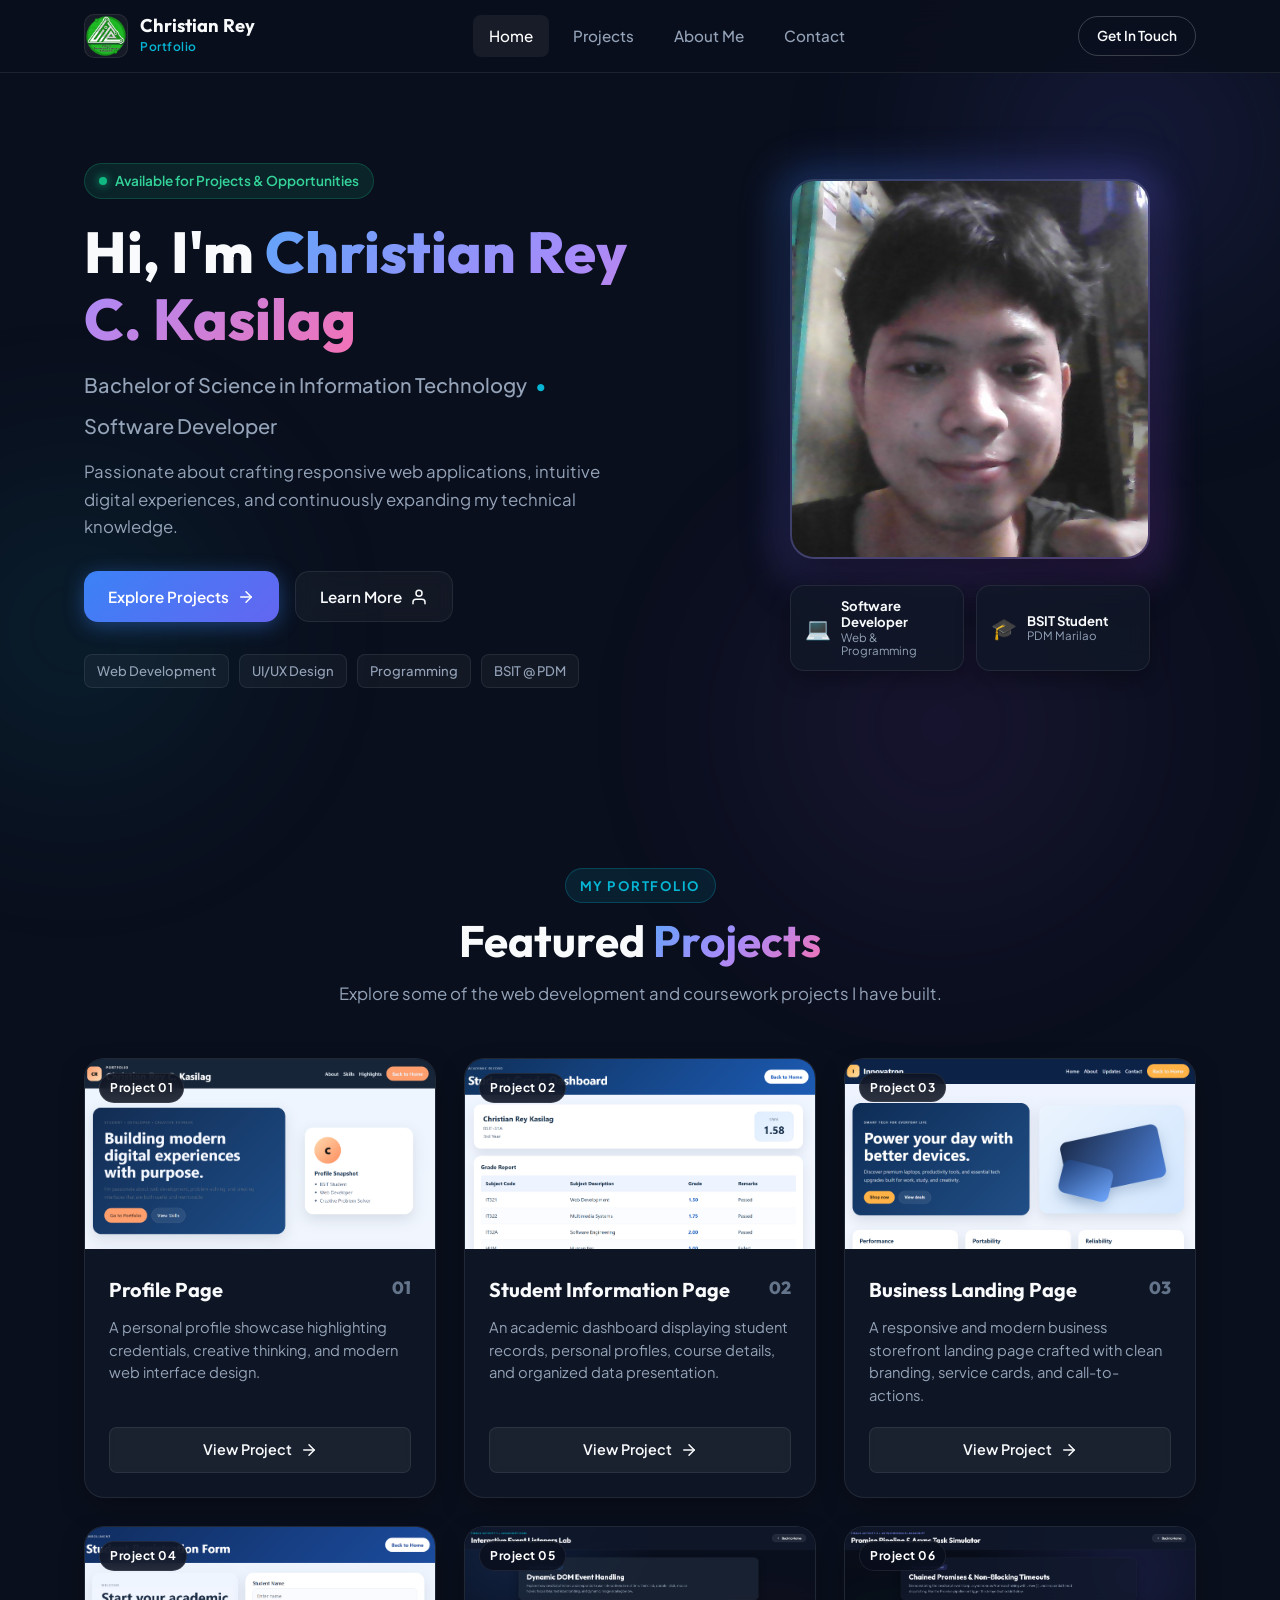
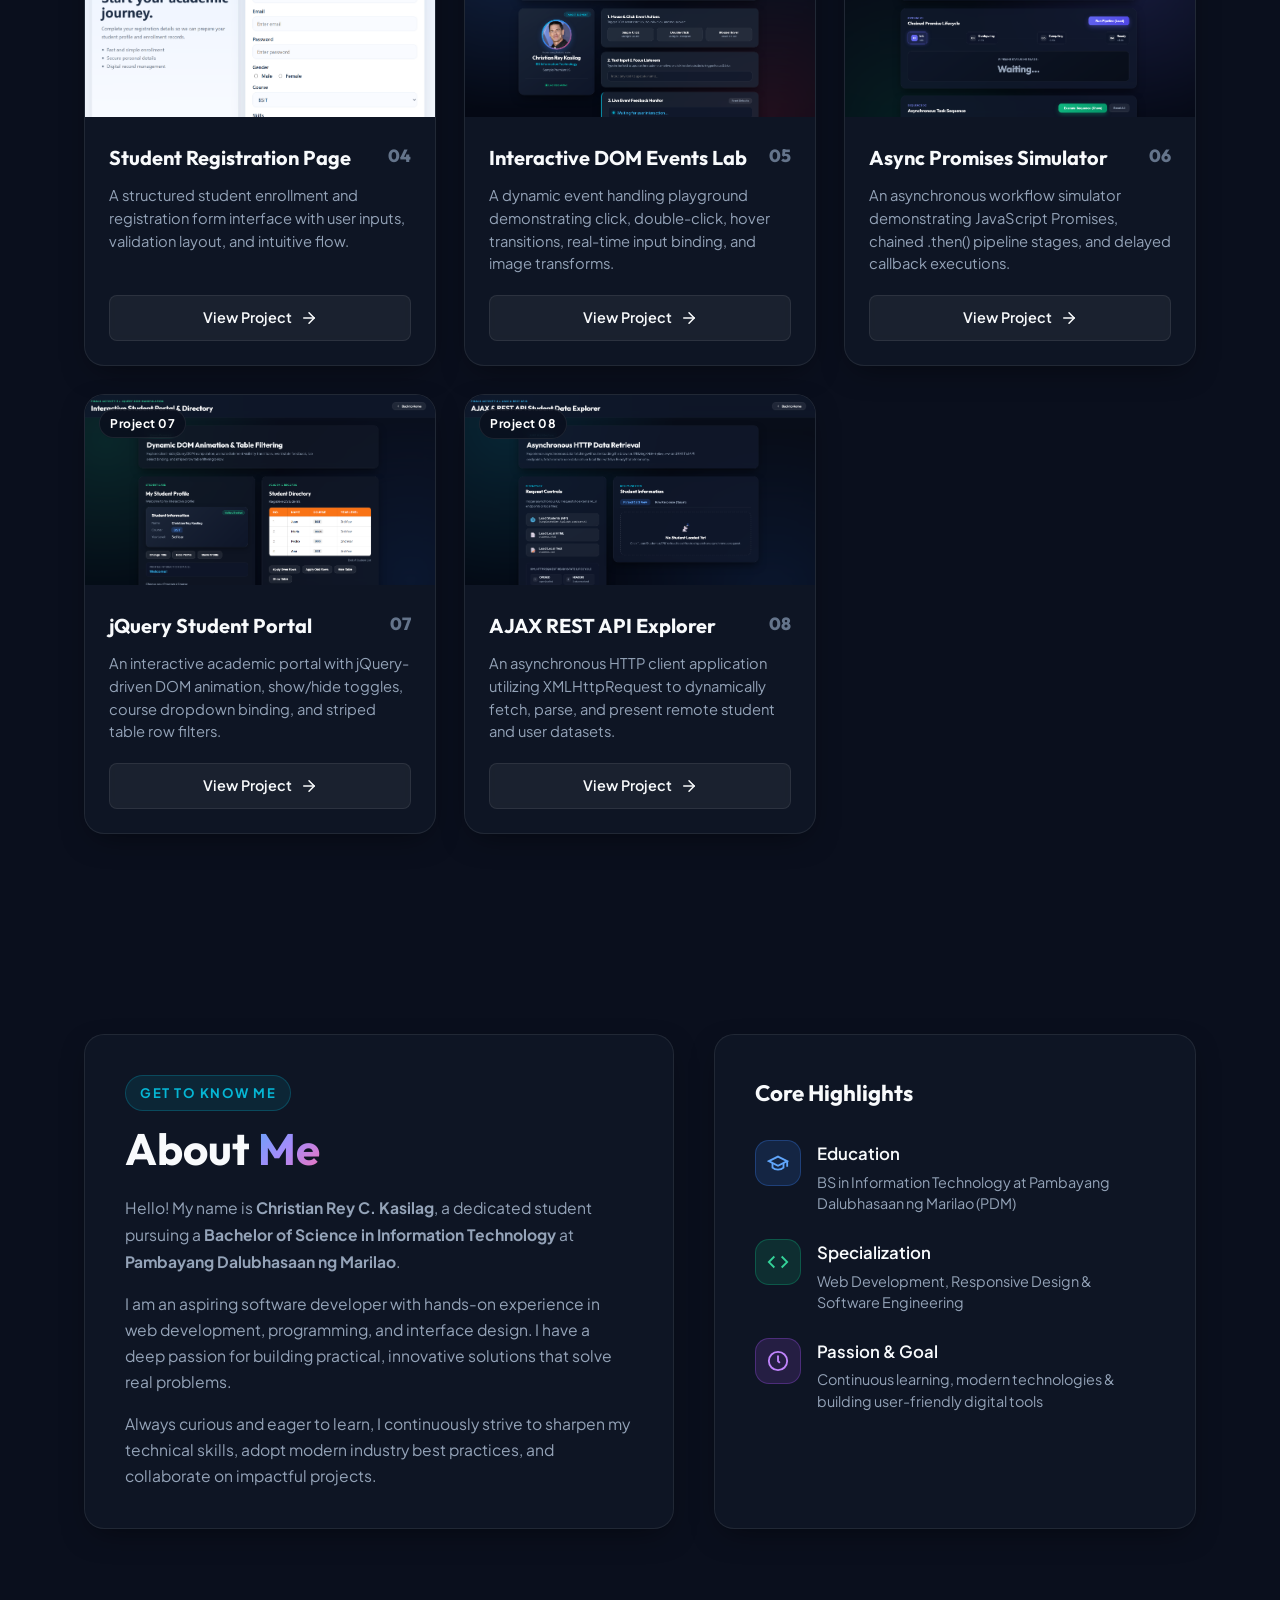
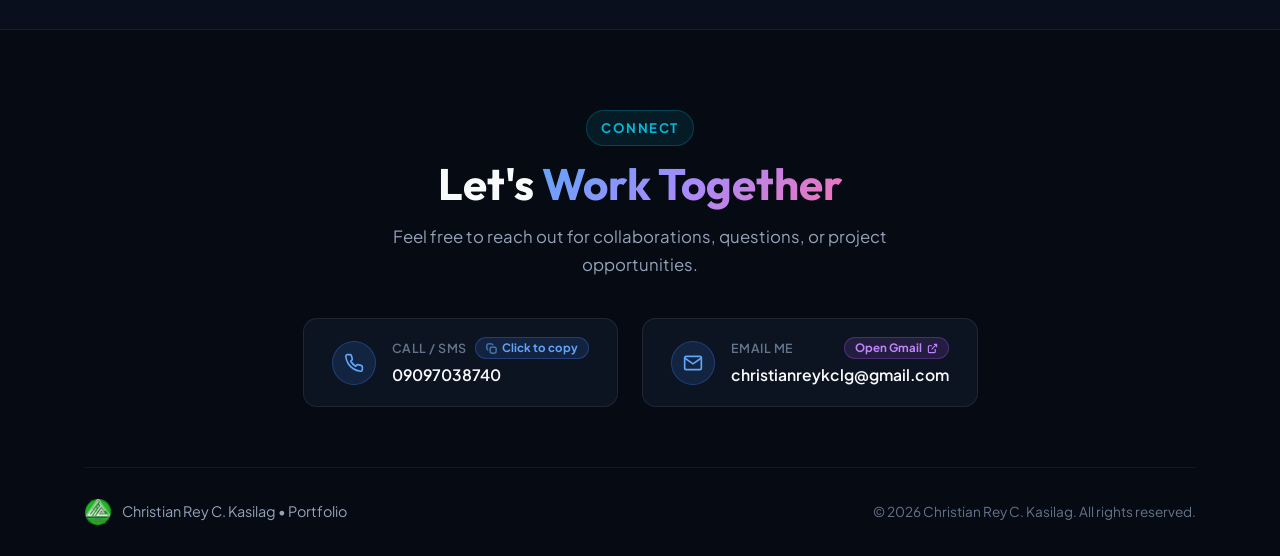
<file: index.html>
<!DOCTYPE html>
<html lang="en">
<head>
    <meta charset="UTF-8">
    <meta name="viewport" content="width=device-width, initial-scale=1.0">
    <title>Christian Rey C. Kasilag | Portfolio</title>
    <meta name="description" content="Portfolio of Christian Rey C. Kasilag - BSIT Student and Software Developer showcasing projects and web development work.">
    <!-- Google Fonts -->
    <link rel="preconnect" href="https://fonts.googleapis.com">
    <link rel="preconnect" href="https://fonts.gstatic.com" crossorigin>
    <link href="https://fonts.googleapis.com/css2?family=Outfit:wght@400;500;600;700;800&family=Plus+Jakarta+Sans:wght@400;500;600;700&display=swap" rel="stylesheet">
    <link rel="stylesheet" href="design.css">
</head>
<body>
    <!-- Background glow elements for creative visual appeal -->
    <div class="bg-glow bg-glow-1"></div>
    <div class="bg-glow bg-glow-2"></div>
    <div class="bg-glow bg-glow-3"></div>

    <!-- Navigation Bar -->
    <header class="navbar">
        <div class="nav-container">
            <a href="#home" class="brand">
                <img src="lite_bg.png" alt="Logo" class="brand-logo">
                <div class="brand-text">
                    <span class="brand-name">Christian Rey</span>
                    <span class="brand-tag">Portfolio</span>
                </div>
            </a>
            <nav class="nav-menu" id="navMenu">
                <a href="#home" class="nav-link active">Home</a>
                <a href="#projects" class="nav-link">Projects</a>
                <a href="#about" class="nav-link">About Me</a>
                <a href="#contact" class="nav-link">Contact</a>
            </nav>
            <div class="nav-action">
                <a href="#contact" class="btn btn-outline-sm">Get In Touch</a>
            </div>
        </div>
    </header>

    <main>
        <!-- Hero / Profile Section -->
        <section id="home" class="hero-section">
            <div class="container hero-container">
                <div class="hero-content">
                    <div class="status-pill">
                        <span class="status-dot"></span>
                        <span>Available for Projects & Opportunities</span>
                    </div>
                    <h1 class="hero-title">
                        Hi, I'm <span class="highlight-gradient">Christian Rey C. Kasilag</span>
                    </h1>
                    <h2 class="hero-subtitle">
                        Bachelor of Science in Information Technology <span class="separator">•</span> Software Developer
                    </h2>
                    <p class="hero-description">
                        Passionate about crafting responsive web applications, intuitive digital experiences, and continuously expanding my technical knowledge.
                    </p>
                    <div class="hero-buttons">
                        <a href="#projects" class="btn btn-primary">
                            <span>Explore Projects</span>
                            <svg class="icon" viewBox="0 0 24 24" fill="none" stroke="currentColor" stroke-width="2" stroke-linecap="round" stroke-linejoin="round"><line x1="5" y1="12" x2="19" y2="12"></line><polyline points="12 5 19 12 12 19"></polyline></svg>
                        </a>
                        <a href="#about" class="btn btn-glass">
                            <span>Learn More</span>
                            <svg class="icon" viewBox="0 0 24 24" fill="none" stroke="currentColor" stroke-width="2" stroke-linecap="round" stroke-linejoin="round"><path d="M20 21v-2a4 4 0 0 0-4-4H8a4 4 0 0 0-4 4v2"></path><circle cx="12" cy="7" r="4"></circle></svg>
                        </a>
                    </div>

                    <!-- Mini Highlight Tags -->
                    <div class="tech-tags">
                        <span class="tech-tag">Web Development</span>
                        <span class="tech-tag">UI/UX Design</span>
                        <span class="tech-tag">Programming</span>
                        <span class="tech-tag">BSIT @ PDM</span>
                    </div>
                </div>

                <div class="hero-visual">
                    <div class="profile-card">
                        <div class="image-wrapper">
                            <div class="image-backdrop"></div>
                            <img src="WIN_20260527_19_02_02_Pro.jpg" alt="Christian Rey C. Kasilag" class="profile-img">
                        </div>
                        <!-- Neatly organized info badges placed beneath the photo to keep the portrait 100% visible -->
                        <div class="profile-badge-row">
                            <div class="profile-badge-item">
                                <span class="badge-icon">💻</span>
                                <div class="badge-text">
                                    <strong>Software Developer</strong>
                                    <small>Web & Programming</small>
                                </div>
                            </div>
                            <div class="profile-badge-item">
                                <span class="badge-icon">🎓</span>
                                <div class="badge-text">
                                    <strong>BSIT Student</strong>
                                    <small>PDM Marilao</small>
                                </div>
                            </div>
                        </div>
                    </div>
                </div>
            </div>
        </section>

        <!-- Projects Showcase Section -->
        <section id="projects" class="projects-section">
            <div class="container">
                <div class="section-header">
                    <span class="section-badge">My Portfolio</span>
                    <h2 class="section-title">Featured <span class="highlight-gradient">Projects</span></h2>
                    <p class="section-subtitle">
                        Explore some of the web development and coursework projects I have built.
                    </p>
                </div>

                <div class="projects-grid">
                    <!-- Project 1 -->
                    <article class="project-card" data-accent="coral">
                        <div class="project-image-wrap">
                            <img src="project_1SS.png" alt="Project 1 Screenshot" class="project-image" loading="lazy">
                            <span class="project-category">Project 01</span>
                        </div>
                        <div class="project-info">
                            <div class="project-header">
                                <h3 class="project-title">Profile Page</h3>
                                <span class="project-num">01</span>
                            </div>
                            <p class="project-description">
                                A personal profile showcase highlighting credentials, creative thinking, and modern web interface design.
                            </p>
                            <div class="project-footer">
                                <a href="project1.html" class="btn btn-project">
                                    <span>View Project</span>
                                    <svg class="icon" viewBox="0 0 24 24" fill="none" stroke="currentColor" stroke-width="2" stroke-linecap="round" stroke-linejoin="round"><line x1="5" y1="12" x2="19" y2="12"></line><polyline points="12 5 19 12 12 19"></polyline></svg>
                                </a>
                            </div>
                        </div>
                    </article>

                    <!-- Project 2 -->
                    <article class="project-card" data-accent="teal">
                        <div class="project-image-wrap">
                            <img src="project_2SS.png" alt="Project 2 Screenshot" class="project-image" loading="lazy">
                            <span class="project-category">Project 02</span>
                        </div>
                        <div class="project-info">
                            <div class="project-header">
                                <h3 class="project-title">Student Information Page</h3>
                                <span class="project-num">02</span>
                            </div>
                            <p class="project-description">
                                An academic dashboard displaying student records, personal profiles, course details, and organized data presentation.
                            </p>
                            <div class="project-footer">
                                <a href="project2.html" class="btn btn-project">
                                    <span>View Project</span>
                                    <svg class="icon" viewBox="0 0 24 24" fill="none" stroke="currentColor" stroke-width="2" stroke-linecap="round" stroke-linejoin="round"><line x1="5" y1="12" x2="19" y2="12"></line><polyline points="12 5 19 12 12 19"></polyline></svg>
                                </a>
                            </div>
                        </div>
                    </article>

                    <!-- Project 3 -->
                    <article class="project-card" data-accent="purple">
                        <div class="project-image-wrap">
                            <img src="project_3SS.png" alt="Project 3 Screenshot" class="project-image" loading="lazy">
                            <span class="project-category">Project 03</span>
                        </div>
                        <div class="project-info">
                            <div class="project-header">
                                <h3 class="project-title">Business Landing Page</h3>
                                <span class="project-num">03</span>
                            </div>
                            <p class="project-description">
                                A responsive and modern business storefront landing page crafted with clean branding, service cards, and call-to-actions.
                            </p>
                            <div class="project-footer">
                                <a href="project3.html" class="btn btn-project">
                                    <span>View Project</span>
                                    <svg class="icon" viewBox="0 0 24 24" fill="none" stroke="currentColor" stroke-width="2" stroke-linecap="round" stroke-linejoin="round"><line x1="5" y1="12" x2="19" y2="12"></line><polyline points="12 5 19 12 12 19"></polyline></svg>
                                </a>
                            </div>
                        </div>
                    </article>

                    <!-- Project 4 -->
                    <article class="project-card" data-accent="amber">
                        <div class="project-image-wrap">
                            <img src="project_4SS.png" alt="Project 4 Screenshot" class="project-image" loading="lazy">
                            <span class="project-category">Project 04</span>
                        </div>
                        <div class="project-info">
                            <div class="project-header">
                                <h3 class="project-title">Student Registration Page</h3>
                                <span class="project-num">04</span>
                            </div>
                            <p class="project-description">
                                A structured student enrollment and registration form interface with user inputs, validation layout, and intuitive flow.
                            </p>
                            <div class="project-footer">
                                <a href="project4.html" class="btn btn-project">
                                    <span>View Project</span>
                                    <svg class="icon" viewBox="0 0 24 24" fill="none" stroke="currentColor" stroke-width="2" stroke-linecap="round" stroke-linejoin="round"><line x1="5" y1="12" x2="19" y2="12"></line><polyline points="12 5 19 12 12 19"></polyline></svg>
                                </a>
                            </div>
                        </div>
                    </article>

                    <!-- Project 5 -->
                    <article class="project-card" data-accent="cyan">
                        <div class="project-image-wrap">
                            <img src="project_5SS.png" alt="Project 5 Screenshot" class="project-image" loading="lazy">
                            <span class="project-category">Project 05</span>
                        </div>
                        <div class="project-info">
                            <div class="project-header">
                                <h3 class="project-title">Interactive DOM Events Lab</h3>
                                <span class="project-num">05</span>
                            </div>
                            <p class="project-description">
                                A dynamic event handling playground demonstrating click, double-click, hover transitions, real-time input binding, and image transforms.
                            </p>
                            <div class="project-footer">
                                <a href="project5.html" class="btn btn-project">
                                    <span>View Project</span>
                                    <svg class="icon" viewBox="0 0 24 24" fill="none" stroke="currentColor" stroke-width="2" stroke-linecap="round" stroke-linejoin="round"><line x1="5" y1="12" x2="19" y2="12"></line><polyline points="12 5 19 12 12 19"></polyline></svg>
                                </a>
                            </div>
                        </div>
                    </article>

                    <!-- Project 6 -->
                    <article class="project-card" data-accent="indigo">
                        <div class="project-image-wrap">
                            <img src="project_6SS.png" alt="Project 6 Screenshot" class="project-image" loading="lazy">
                            <span class="project-category">Project 06</span>
                        </div>
                        <div class="project-info">
                            <div class="project-header">
                                <h3 class="project-title">Async Promises Simulator</h3>
                                <span class="project-num">06</span>
                            </div>
                            <p class="project-description">
                                An asynchronous workflow simulator demonstrating JavaScript Promises, chained .then() pipeline stages, and delayed callback executions.
                            </p>
                            <div class="project-footer">
                                <a href="project6.html" class="btn btn-project">
                                    <span>View Project</span>
                                    <svg class="icon" viewBox="0 0 24 24" fill="none" stroke="currentColor" stroke-width="2" stroke-linecap="round" stroke-linejoin="round"><line x1="5" y1="12" x2="19" y2="12"></line><polyline points="12 5 19 12 12 19"></polyline></svg>
                                </a>
                            </div>
                        </div>
                    </article>

                    <!-- Project 7 -->
                    <article class="project-card" data-accent="emerald">
                        <div class="project-image-wrap">
                            <img src="project_7SS.png" alt="Project 7 Screenshot" class="project-image" loading="lazy">
                            <span class="project-category">Project 07</span>
                        </div>
                        <div class="project-info">
                            <div class="project-header">
                                <h3 class="project-title">jQuery Student Portal</h3>
                                <span class="project-num">07</span>
                            </div>
                            <p class="project-description">
                                An interactive academic portal with jQuery-driven DOM animation, show/hide toggles, course dropdown binding, and striped table row filters.
                            </p>
                            <div class="project-footer">
                                <a href="project7.html" class="btn btn-project">
                                    <span>View Project</span>
                                    <svg class="icon" viewBox="0 0 24 24" fill="none" stroke="currentColor" stroke-width="2" stroke-linecap="round" stroke-linejoin="round"><line x1="5" y1="12" x2="19" y2="12"></line><polyline points="12 5 19 12 12 19"></polyline></svg>
                                </a>
                            </div>
                        </div>
                    </article>

                    <!-- Project 8 -->
                    <article class="project-card" data-accent="blue">
                        <div class="project-image-wrap">
                            <img src="project_8SS.png" alt="Project 8 Screenshot" class="project-image" loading="lazy">
                            <span class="project-category">Project 08</span>
                        </div>
                        <div class="project-info">
                            <div class="project-header">
                                <h3 class="project-title">AJAX REST API Explorer</h3>
                                <span class="project-num">08</span>
                            </div>
                            <p class="project-description">
                                An asynchronous HTTP client application utilizing XMLHttpRequest to dynamically fetch, parse, and present remote student and user datasets.
                            </p>
                            <div class="project-footer">
                                <a href="project8.html" class="btn btn-project">
                                    <span>View Project</span>
                                    <svg class="icon" viewBox="0 0 24 24" fill="none" stroke="currentColor" stroke-width="2" stroke-linecap="round" stroke-linejoin="round"><line x1="5" y1="12" x2="19" y2="12"></line><polyline points="12 5 19 12 12 19"></polyline></svg>
                                </a>
                            </div>
                        </div>
                    </article>
                </div>
            </div>
        </section>

        <!-- About Me Section -->
        <section id="about" class="about-section">
            <div class="container">
                <div class="about-grid">
                    <div class="about-content-card">
                        <span class="section-badge">Get To Know Me</span>
                        <h2 class="section-title">About <span class="highlight-gradient">Me</span></h2>
                        <div class="about-text">
                            <p class="lead-text">
                                Hello! My name is <strong>Christian Rey C. Kasilag</strong>, a dedicated student pursuing a <strong>Bachelor of Science in Information Technology</strong> at <strong>Pambayang Dalubhasaan ng Marilao</strong>.
                            </p>
                            <p>
                                I am an aspiring software developer with hands-on experience in web development, programming, and interface design. I have a deep passion for building practical, innovative solutions that solve real problems.
                            </p>
                            <p>
                                Always curious and eager to learn, I continuously strive to sharpen my technical skills, adopt modern industry best practices, and collaborate on impactful projects.
                            </p>
                        </div>
                    </div>

                    <div class="about-highlights-card">
                        <h3 class="highlights-title">Core Highlights</h3>
                        
                        <div class="highlight-item">
                            <div class="highlight-icon-box icon-blue">
                                <svg viewBox="0 0 24 24" fill="none" stroke="currentColor" stroke-width="2"><path d="M22 10v6M2 10l10-5 10 5-10 5z"></path><path d="M6 12v5c3 3 9 3 12 0v-5"></path></svg>
                            </div>
                            <div class="highlight-info">
                                <h4>Education</h4>
                                <p>BS in Information Technology at Pambayang Dalubhasaan ng Marilao (PDM)</p>
                            </div>
                        </div>

                        <div class="highlight-item">
                            <div class="highlight-icon-box icon-teal">
                                <svg viewBox="0 0 24 24" fill="none" stroke="currentColor" stroke-width="2"><polyline points="16 18 22 12 16 6"></polyline><polyline points="8 6 2 12 8 18"></polyline></svg>
                            </div>
                            <div class="highlight-info">
                                <h4>Specialization</h4>
                                <p>Web Development, Responsive Design & Software Engineering</p>
                            </div>
                        </div>

                        <div class="highlight-item">
                            <div class="highlight-icon-box icon-purple">
                                <svg viewBox="0 0 24 24" fill="none" stroke="currentColor" stroke-width="2"><circle cx="12" cy="12" r="10"></circle><polyline points="12 6 12 12 14 14"></polyline></svg>
                            </div>
                            <div class="highlight-info">
                                <h4>Passion & Goal</h4>
                                <p>Continuous learning, modern technologies & building user-friendly digital tools</p>
                            </div>
                        </div>
                    </div>
                </div>
            </div>
        </section>
    </main>

    <!-- Contact & Footer Section -->
    <footer id="contact" class="footer-section">
        <div class="container footer-container">
            <div class="contact-header">
                <span class="section-badge">Connect</span>
                <h2 class="section-title">Let's <span class="highlight-gradient">Work Together</span></h2>
                <p class="section-subtitle">
                    Feel free to reach out for collaborations, questions, or project opportunities.
                </p>
            </div>

            <div class="contact-cards">
                <!-- Phone Card (Click to Copy) -->
                <div class="contact-card contact-card-clickable" id="phoneCard" role="button" tabindex="0" title="Click to copy phone number">
                    <div class="contact-icon">
                        <svg viewBox="0 0 24 24" fill="none" stroke="currentColor" stroke-width="2"><path d="M22 16.92v3a2 2 0 0 1-2.18 2 19.79 19.79 0 0 1-8.63-3.07 19.5 19.5 0 0 1-6-6 19.79 19.79 0 0 1-3.07-8.67A2 2 0 0 1 4.11 2h3a2 2 0 0 1 2 1.72 12.84 12.84 0 0 0 .7 2.81 2 2 0 0 1-.45 2.11L8.09 9.91a16 16 0 0 0 6 6l1.27-1.27a2 2 0 0 1 2.11-.45 12.84 12.84 0 0 0 2.81.7A2 2 0 0 1 22 16.92z"></path></svg>
                    </div>
                    <div class="contact-card-text">
                        <div class="contact-label-row">
                            <span class="contact-label">Call / SMS</span>
                            <span class="copy-badge" id="phoneCopyBadge">
                                <svg class="badge-icon-svg" viewBox="0 0 24 24" fill="none" stroke="currentColor" stroke-width="2"><rect x="9" y="9" width="13" height="13" rx="2" ry="2"></rect><path d="M5 15H4a2 2 0 0 1-2-2V4a2 2 0 0 1 2-2h9a2 2 0 0 1 2 2v1"></path></svg>
                                <span>Click to copy</span>
                            </span>
                        </div>
                        <strong class="contact-value" id="phoneText">09097038740</strong>
                    </div>
                </div>

                <!-- Email Card (Direct Gmail Link) -->
                <a href="https://mail.google.com/mail/?view=cm&fs=1&to=christianreykclg@gmail.com" target="_blank" rel="noopener noreferrer" class="contact-card" title="Open Gmail in new tab">
                    <div class="contact-icon">
                        <svg viewBox="0 0 24 24" fill="none" stroke="currentColor" stroke-width="2"><path d="M4 4h16c1.1 0 2 .9 2 2v12c0 1.1-.9 2-2 2H4c-1.1 0-2-.9-2-2V6c0-1.1.9-2 2-2z"></path><polyline points="22,6 12,13 2,6"></polyline></svg>
                    </div>
                    <div class="contact-card-text">
                        <div class="contact-label-row">
                            <span class="contact-label">Email Me</span>
                            <span class="open-badge">
                                <span>Open Gmail</span>
                                <svg class="badge-icon-svg" viewBox="0 0 24 24" fill="none" stroke="currentColor" stroke-width="2.5"><path d="M18 13v6a2 2 0 0 1-2 2H5a2 2 0 0 1-2-2V8a2 2 0 0 1 2-2h6"></path><polyline points="15 3 21 3 21 9"></polyline><line x1="10" y1="14" x2="21" y2="3"></line></svg>
                            </span>
                        </div>
                        <strong class="contact-value">christianreykclg@gmail.com</strong>
                    </div>
                </a>
            </div>

            <div class="footer-bottom">
                <div class="footer-brand">
                    <img src="lite_bg.png" alt="Logo" class="footer-logo">
                    <span>Christian Rey C. Kasilag • Portfolio</span>
                </div>
                <p class="copyright">
                    &copy; 2026 Christian Rey C. Kasilag. All rights reserved.
                </p>
            </div>
        </div>
    </footer>
    <!-- Toast Notification -->
    <div id="toast" class="toast-notification" role="status" aria-live="polite">
        <div class="toast-icon-wrap">
            <svg class="toast-check-icon" viewBox="0 0 24 24" fill="none" stroke="currentColor" stroke-width="3" stroke-linecap="round" stroke-linejoin="round">
                <polyline points="20 6 9 17 4 12"></polyline>
            </svg>
        </div>
        <div class="toast-body">
            <strong class="toast-title">Copied to Clipboard!</strong>
            <span class="toast-subtitle">09097038740</span>
        </div>
    </div>

    <script>
        const phoneCard = document.getElementById('phoneCard');
        const phoneBadge = document.getElementById('phoneCopyBadge');
        const toast = document.getElementById('toast');
        let toastTimer = null;

        const defaultBadgeHtml = '<svg class="badge-icon-svg" viewBox="0 0 24 24" fill="none" stroke="currentColor" stroke-width="2"><rect x="9" y="9" width="13" height="13" rx="2" ry="2"></rect><path d="M5 15H4a2 2 0 0 1-2-2V4a2 2 0 0 1 2-2h9a2 2 0 0 1 2 2v1"></path></svg><span>Click to copy</span>';
        const copiedBadgeHtml = '<svg class="badge-icon-svg" viewBox="0 0 24 24" fill="none" stroke="currentColor" stroke-width="2.5" stroke-linecap="round" stroke-linejoin="round"><polyline points="20 6 9 17 4 12"></polyline></svg><span>Copied!</span>';

        if (phoneCard) {
            phoneCard.addEventListener('click', function() {
                const number = '09097038740';
                if (navigator.clipboard && navigator.clipboard.writeText) {
                    navigator.clipboard.writeText(number).then(onCopySuccess).catch(fallbackCopy);
                } else {
                    fallbackCopy();
                }

                function onCopySuccess() {
                    if (phoneBadge) {
                        phoneBadge.innerHTML = copiedBadgeHtml;
                        phoneBadge.classList.add('copied');
                        setTimeout(() => {
                            phoneBadge.innerHTML = defaultBadgeHtml;
                            phoneBadge.classList.remove('copied');
                        }, 2500);
                    }
                    showToast();
                }

                function fallbackCopy() {
                    const temp = document.createElement('textarea');
                    temp.value = number;
                    temp.style.position = 'fixed';
                    temp.style.opacity = '0';
                    document.body.appendChild(temp);
                    temp.select();
                    try {
                        document.execCommand('copy');
                        onCopySuccess();
                    } catch(e) {
                        console.error('Copy failed', e);
                    }
                    document.body.removeChild(temp);
                }
            });

            phoneCard.addEventListener('keydown', function(e) {
                if (e.key === 'Enter' || e.key === ' ') {
                    e.preventDefault();
                    phoneCard.click();
                }
            });
        }

        function showToast() {
            if (!toast) return;
            if (toastTimer) {
                clearTimeout(toastTimer);
                toast.classList.remove('show');
                void toast.offsetWidth;
            }
            toast.classList.add('show');
            toastTimer = setTimeout(() => {
                toast.classList.remove('show');
            }, 2600);
        }
    </script>
</body>
</html>
</file>
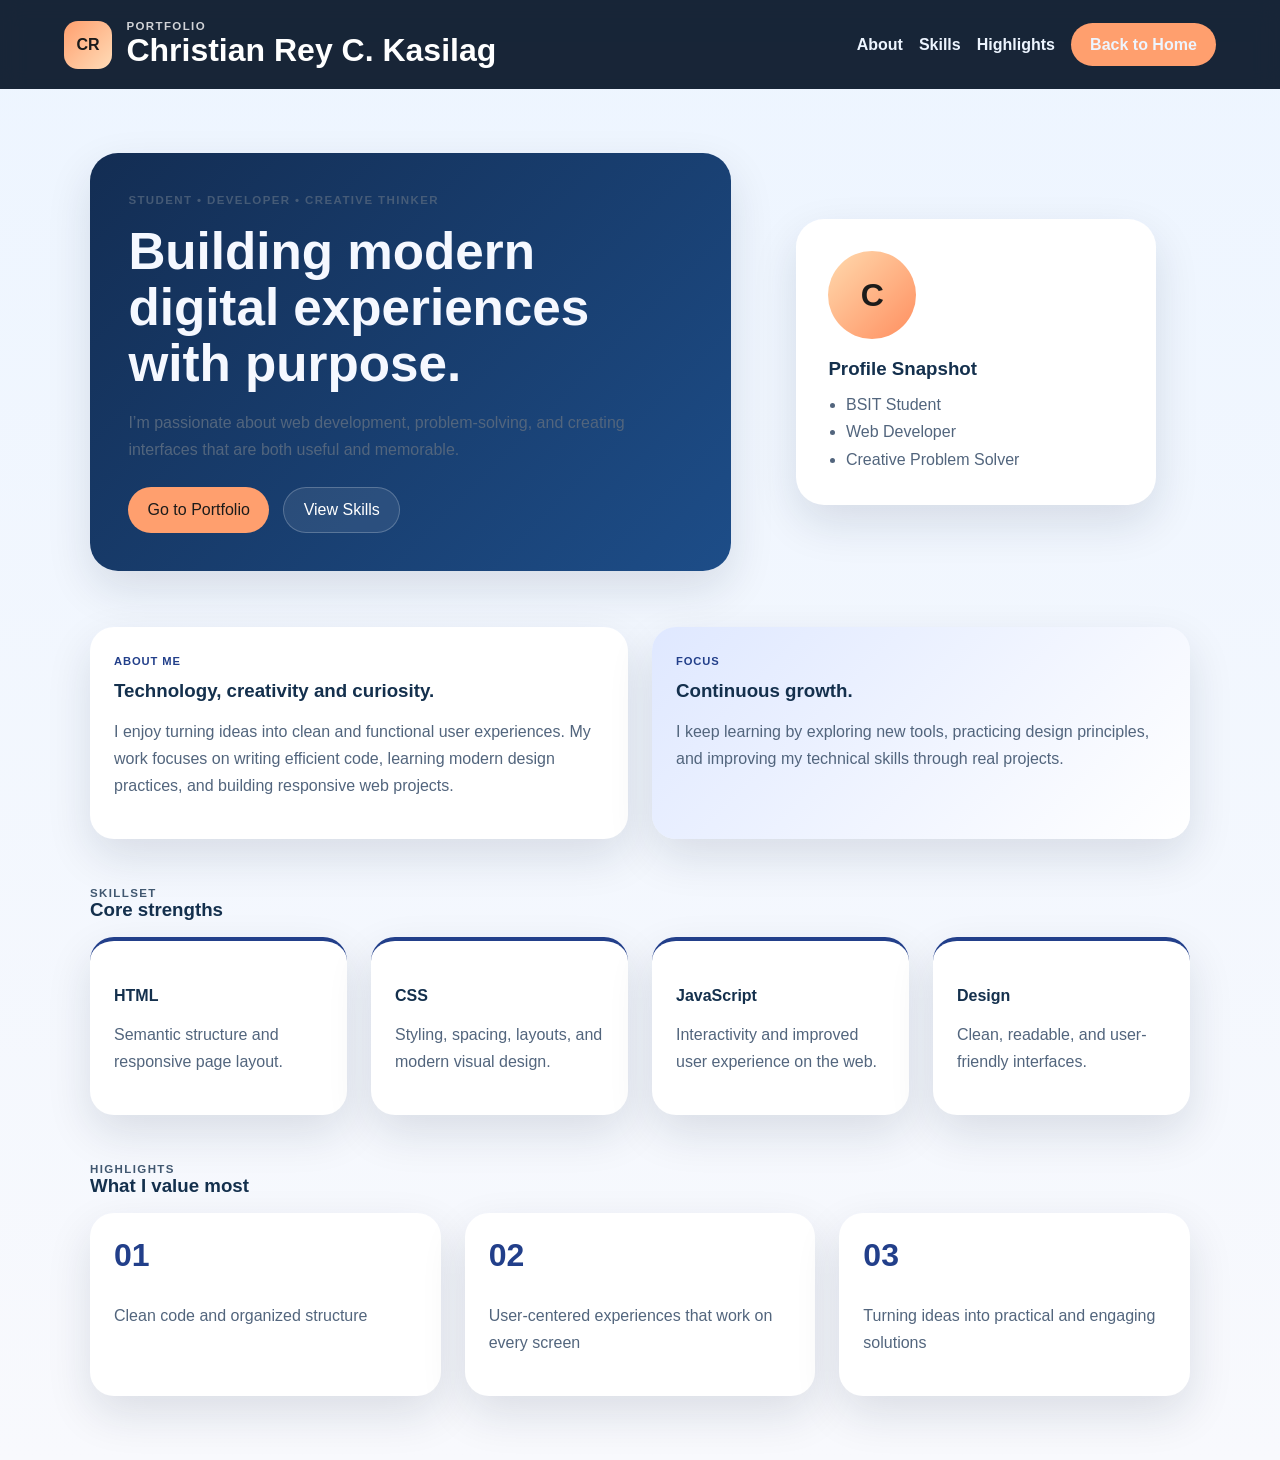
<file: project1.html>
<!DOCTYPE html>
<html lang="en">
<head>
  <meta charset="UTF-8" />
  <meta name="viewport" content="width=device-width, initial-scale=1.0" />
  <title>Project 1 | Profile</title>
  <link rel="stylesheet" href="project1.css" />
</head>
<body class="project-one">
  <header class="topbar">
    <div class="brand-wrap">
      <div class="brand-mark">CR</div>
      <div>
        <p class="eyebrow">Portfolio</p>
        <h1>Christian Rey C. Kasilag</h1>
      </div>
    </div>

    <nav class="main-nav" aria-label="Main navigation">
      <a href="#about">About</a>
      <a href="#skills">Skills</a>
      <a href="#highlights">Highlights</a>
      <a href="index.html" class="home-link">Back to Home</a>
    </nav>
  </header>

  <main>
    <section class="hero">
      <div class="hero-copy">
        <p class="tag">Student • Developer • Creative Thinker</p>
        <h2>Building modern digital experiences with purpose.</h2>
        <p>
          I’m passionate about web development, problem-solving, and creating interfaces that
          are both useful and memorable.
        </p>
        <div class="cta-row">
          <a href="index.html" class="button primary">Go to Portfolio</a>
          <a href="#skills" class="button secondary">View Skills</a>
        </div>
      </div>

      <div class="hero-panel">
        <div class="profile-card">
          <div class="avatar">C</div>
          <div>
            <h3>Profile Snapshot</h3>
            <ul>
              <li>BSIT Student</li>
              <li>Web Developer</li>
              <li>Creative Problem Solver</li>
            </ul>
          </div>
        </div>
      </div>
    </section>

    <section id="about" class="info-grid">
      <article class="panel">
        <span class="panel-tag">About Me</span>
        <h3>Technology, creativity and curiosity.</h3>
        <p>
          I enjoy turning ideas into clean and functional user experiences. My work focuses on
          writing efficient code, learning modern design practices, and building responsive web projects.
        </p>
      </article>

      <article class="panel accent">
        <span class="panel-tag">Focus</span>
        <h3>Continuous growth.</h3>
        <p>
          I keep learning by exploring new tools, practicing design principles, and improving my
          technical skills through real projects.
        </p>
      </article>
    </section>

    <section id="skills" class="skills-section">
      <div class="section-heading">
        <p class="tag">Skillset</p>
        <h3>Core strengths</h3>
      </div>

      <div class="skill-grid">
        <div class="skill-card">
          <h4>HTML</h4>
          <p>Semantic structure and responsive page layout.</p>
        </div>
        <div class="skill-card">
          <h4>CSS</h4>
          <p>Styling, spacing, layouts, and modern visual design.</p>
        </div>
        <div class="skill-card">
          <h4>JavaScript</h4>
          <p>Interactivity and improved user experience on the web.</p>
        </div>
        <div class="skill-card">
          <h4>Design</h4>
          <p>Clean, readable, and user-friendly interfaces.</p>
        </div>
      </div>
    </section>

    <section id="highlights" class="highlights">
      <div class="section-heading">
        <p class="tag">Highlights</p>
        <h3>What I value most</h3>
      </div>

      <div class="highlight-list">
        <div>
          <strong>01</strong>
          <p>Clean code and organized structure</p>
        </div>
        <div>
          <strong>02</strong>
          <p>User-centered experiences that work on every screen</p>
        </div>
        <div>
          <strong>03</strong>
          <p>Turning ideas into practical and engaging solutions</p>
        </div>
      </div>
    </section>
  </main>
</body>
</html>
</file>
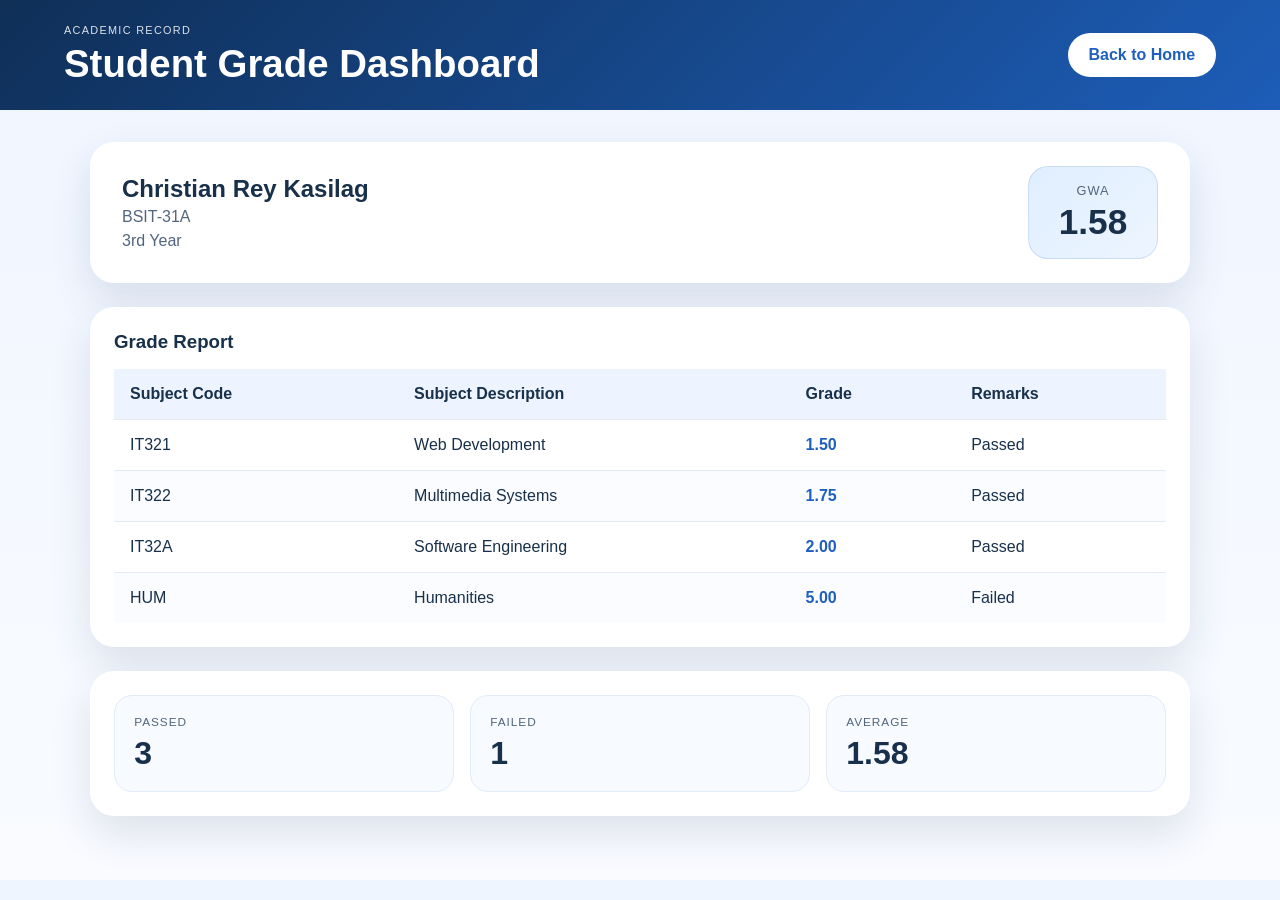
<file: project2.html>
<!DOCTYPE html>
<html lang="en">
<head>
  <meta charset="UTF-8" />
  <meta name="viewport" content="width=device-width, initial-scale=1.0" />
  <title>Project 2 | Grades</title>
  <link rel="stylesheet" href="project2.css" />
</head>
<body class="project-two">
  <header class="page-header">
    <div>
      <p class="eyebrow">Academic record</p>
      <h1>Student Grade Dashboard</h1>
    </div>
    <a href="index.html" class="home-button">Back to Home</a>
  </header>

  <main class="page-shell">
    <section class="summary-card">
      <div class="student-info">
        <h2>Christian Rey Kasilag</h2>
        <p>BSIT-31A</p>
        <p>3rd Year</p>
      </div>
      <div class="gpa-box">
        <span>GWA</span>
        <strong>1.58</strong>
      </div>
    </section>

    <section class="table-panel">
      <h3>Grade Report</h3>
      <div class="table-wrap">
        <table>
          <thead>
            <tr>
              <th>Subject Code</th>
              <th>Subject Description</th>
              <th>Grade</th>
              <th>Remarks</th>
            </tr>
          </thead>
          <tbody>
            <tr>
              <td>IT321</td>
              <td>Web Development</td>
              <td>1.50</td>
              <td>Passed</td>
            </tr>
            <tr>
              <td>IT322</td>
              <td>Multimedia Systems</td>
              <td>1.75</td>
              <td>Passed</td>
            </tr>
            <tr>
              <td>IT32A</td>
              <td>Software Engineering</td>
              <td>2.00</td>
              <td>Passed</td>
            </tr>
            <tr>
              <td>HUM</td>
              <td>Humanities</td>
              <td>5.00</td>
              <td>Failed</td>
            </tr>
          </tbody>
        </table>
      </div>
    </section>

    <section class="stats-panel">
      <div class="stat">
        <span>Passed</span>
        <strong>3</strong>
      </div>
      <div class="stat">
        <span>Failed</span>
        <strong>1</strong>
      </div>
      <div class="stat">
        <span>Average</span>
        <strong>1.58</strong>
      </div>
    </section>
  </main>
</body>
</html>
</file>
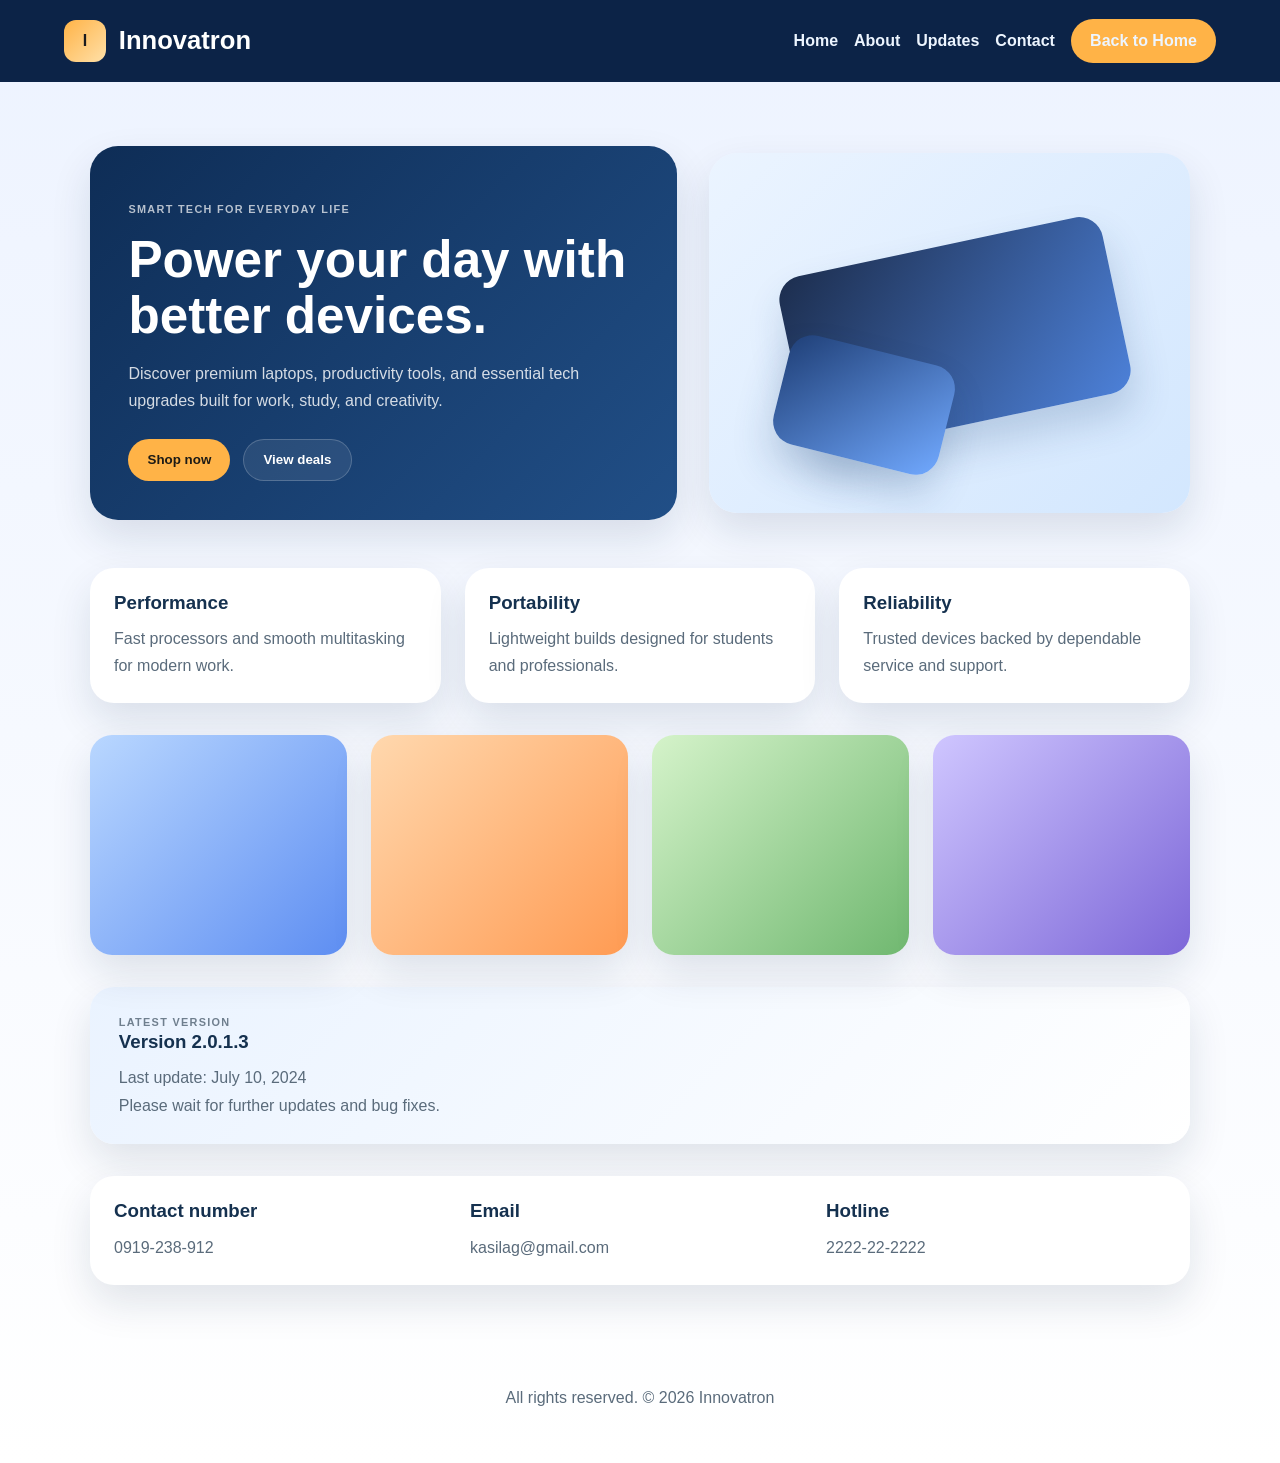
<file: project3.html>
<!DOCTYPE html>
<html lang="en">
  <head>
    <meta charset="UTF-8" />
    <meta name="viewport" content="width=device-width, initial-scale=1.0" />
    <title>Project 3 | Innovatron</title>
    <link rel="stylesheet" href="project3.css" />
  </head>
  <body class="store-page">
    <header class="store-header">
      <div class="brand-box">
        <div class="brand-icon">I</div>
        <h1>Innovatron</h1>
      </div>

      <nav class="store-nav" aria-label="Store navigation">
        <a href="index.html">Home</a>
        <a href="#about">About</a>
        <a href="#updates">Updates</a>
        <a href="#contact">Contact</a>
        <a href="index.html" class="nav-button">Back to Home</a>
      </nav>
    </header>

    <main>
      <section class="hero" id="about">
        <div class="hero-copy">
          <p class="eyebrow">Smart tech for everyday life</p>
          <h2>Power your day with better devices.</h2>
          <p>
            Discover premium laptops, productivity tools, and essential tech upgrades built for work,
            study, and creativity.
          </p>
          <div class="cta-row">
            <button type="button">Shop now</button>
            <button type="button" class="ghost">View deals</button>
          </div>
        </div>

        <div class="hero-visual" aria-label="Technology showcase">
          <div class="device device-main"></div>
          <div class="device device-small"></div>
        </div>
      </section>

      <section class="feature-grid">
        <article class="feature-card">
          <h3>Performance</h3>
          <p>Fast processors and smooth multitasking for modern work.</p>
        </article>
        <article class="feature-card">
          <h3>Portability</h3>
          <p>Lightweight builds designed for students and professionals.</p>
        </article>
        <article class="feature-card">
          <h3>Reliability</h3>
          <p>Trusted devices backed by dependable service and support.</p>
        </article>
      </section>

      <section class="product-gallery">
        <div class="gallery-item item-one"></div>
        <div class="gallery-item item-two"></div>
        <div class="gallery-item item-three"></div>
        <div class="gallery-item item-four"></div>
      </section>

      <section class="updates" id="updates">
        <div class="update-card">
          <p class="eyebrow">Latest version</p>
          <h3>Version 2.0.1.3</h3>
          <p>Last update: July 10, 2024</p>
          <p>Please wait for further updates and bug fixes.</p>
        </div>
      </section>

      <section class="contact-panel" id="contact">
        <div>
          <h3>Contact number</h3>
          <p>0919-238-912</p>
        </div>
        <div>
          <h3>Email</h3>
          <p>kasilag@gmail.com</p>
        </div>
        <div>
          <h3>Hotline</h3>
          <p>2222-22-2222</p>
        </div>
      </section>
    </main>

    <footer class="store-footer">
      <p>All rights reserved. © 2026 Innovatron</p>
    </footer>
  </body>
</html>
</file>
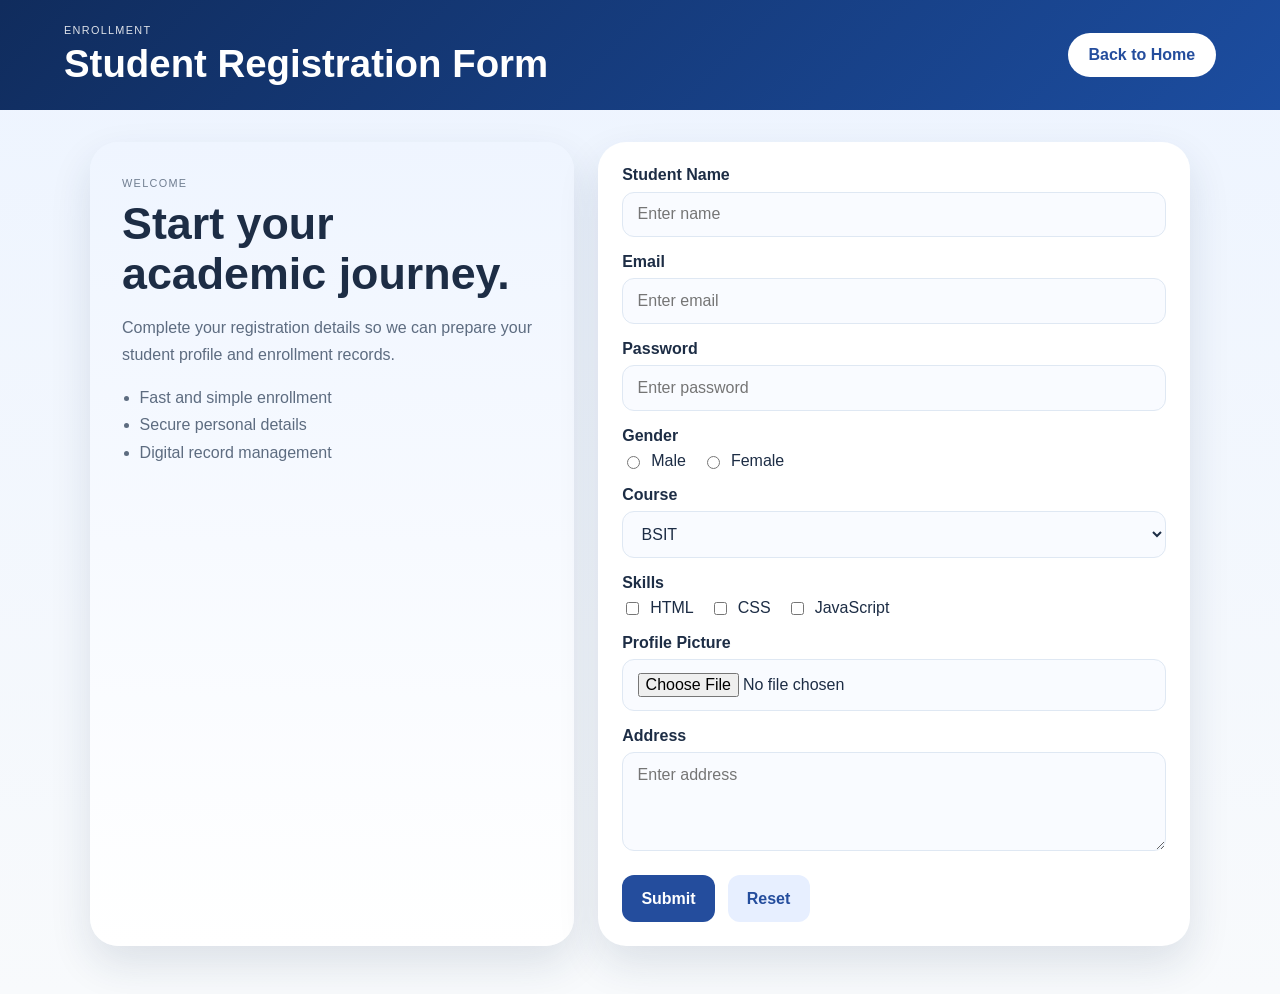
<file: project4.html>
<!DOCTYPE html>
<html lang="en">
  <head>
    <meta charset="UTF-8" />
    <meta name="viewport" content="width=device-width, initial-scale=1.0" />
    <title>Project 4 | Registration</title>
    <link rel="stylesheet" href="project4.css" />
  </head>
  <body class="registration-page">
    <header class="regis-header">
      <div>
        <p class="eyebrow">Enrollment</p>
        <h1>Student Registration Form</h1>
      </div>
      <a href="index.html" class="home-button">Back to Home</a>
    </header>

    <main class="regis-shell">
      <section class="info-panel">
        <p class="eyebrow">Welcome</p>
        <h2>Start your academic journey.</h2>
        <p>
          Complete your registration details so we can prepare your student profile and enrollment records.
        </p>
        <ul>
          <li>Fast and simple enrollment</li>
          <li>Secure personal details</li>
          <li>Digital record management</li>
        </ul>
      </section>

      <section class="form-panel">
        <form>
          <div class="field-row">
            <label for="name">Student Name</label>
            <input id="name" type="text" placeholder="Enter name" />
          </div>

          <div class="field-row">
            <label for="email">Email</label>
            <input id="email" type="email" placeholder="Enter email" />
          </div>

          <div class="field-row">
            <label for="password">Password</label>
            <input id="password" type="password" placeholder="Enter password" />
          </div>

          <div class="field-row radio-group">
            <label>Gender</label>
            <div class="choices">
              <label><input type="radio" name="gender" /> Male</label>
              <label><input type="radio" name="gender" /> Female</label>
            </div>
          </div>

          <div class="field-row">
            <label for="course">Course</label>
            <select id="course">
              <option>BSIT</option>
              <option>BSCS</option>
              <option>BSTM</option>
              <option>BTLED</option>
              <option>BSOAD</option>
              <option>BECED</option>
              <option>BSHM</option>
            </select>
          </div>

          <div class="field-row checkbox-group">
            <label>Skills</label>
            <div class="choices">
              <label><input type="checkbox" /> HTML</label>
              <label><input type="checkbox" /> CSS</label>
              <label><input type="checkbox" /> JavaScript</label>
            </div>
          </div>

          <div class="field-row">
            <label for="photo">Profile Picture</label>
            <input id="photo" type="file" />
          </div>

          <div class="field-row">
            <label for="address">Address</label>
            <textarea id="address" rows="4" placeholder="Enter address"></textarea>
          </div>

          <div class="button-row">
            <button type="submit" class="primary">Submit</button>
            <button type="reset" class="secondary">Reset</button>
          </div>
        </form>
      </section>
    </main>
  </body>
</html>
</file>
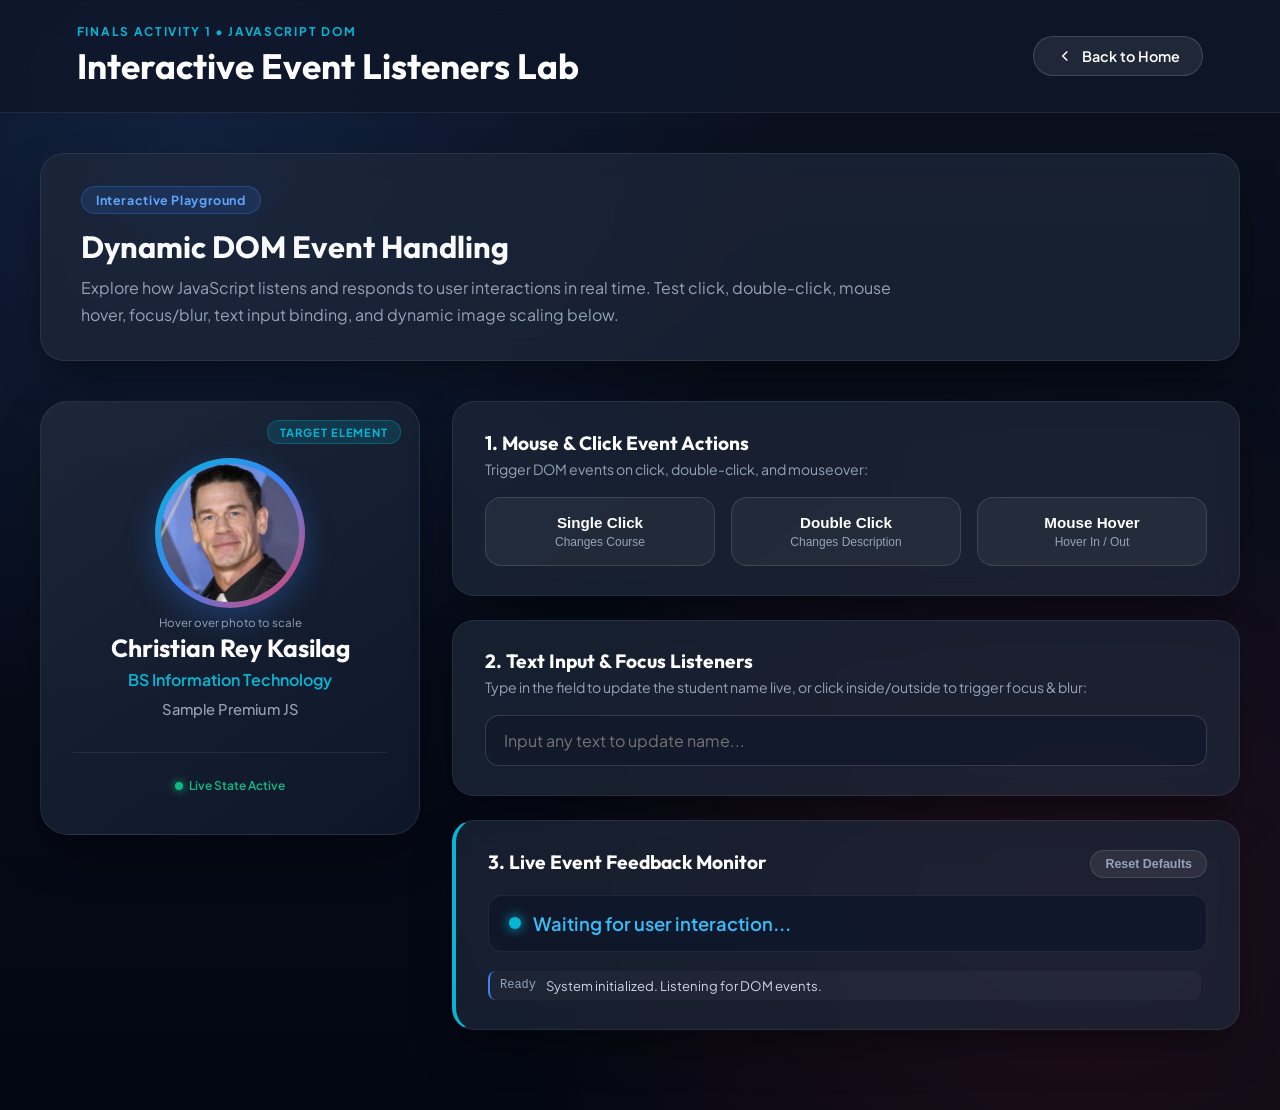
<file: project5.html>
<!DOCTYPE html>
<html lang="en">
<head>
  <meta charset="UTF-8" />
  <meta name="viewport" content="width=device-width, initial-scale=1.0" />
  <title>Project 5 | Interactive DOM Events</title>
  <link rel="preconnect" href="https://fonts.googleapis.com">
  <link rel="preconnect" href="https://fonts.gstatic.com" crossorigin>
  <link href="https://fonts.googleapis.com/css2?family=Outfit:wght@400;500;600;700;800&family=Plus+Jakarta+Sans:wght@400;500;600;700&display=swap" rel="stylesheet">
  <link rel="stylesheet" href="project5.css" />
</head>
<body class="project-five">
  <!-- Top Bar / Header -->
  <header class="page-header">
    <div class="header-brand">
      <p class="eyebrow">Finals Activity 1 • JavaScript DOM</p>
      <h1>Interactive Event Listeners Lab</h1>
    </div>
    <a href="index.html#projects" class="home-button">
      <svg class="btn-icon" viewBox="0 0 24 24" fill="none" stroke="currentColor" stroke-width="2"><path d="m15 18-6-6 6-6"/></svg>
      <span>Back to Home</span>
    </a>
  </header>

  <main class="page-shell">
    <!-- Lab Intro -->
    <section class="intro-panel">
      <div class="intro-badge">Interactive Playground</div>
      <h2>Dynamic DOM Event Handling</h2>
      <p>
        Explore how JavaScript listens and responds to user interactions in real time. 
        Test click, double-click, mouse hover, focus/blur, text input binding, and dynamic image scaling below.
      </p>
    </section>

    <!-- Interactive Grid -->
    <section class="lab-grid">
      <!-- Target Interactive Profile Card -->
      <div class="card-column">
        <div class="interactive-card">
          <div class="card-badge">Target Element</div>
          <div class="avatar-wrap">
            <img src="johncena.jpg" alt="Profile Avatar" id="image" class="avatar-img" />
            <div class="avatar-hint">Hover over photo to scale</div>
          </div>
          <div class="profile-details">
            <h2 id="name" class="profile-name">Christian Rey Kasilag</h2>
            <h4 id="course" class="profile-course">BS Information Technology</h4>
            <h4 id="description" class="profile-desc">Sample Premium JS</h4>
          </div>
          <div class="card-footer-meta">
            <span class="meta-tag">Live State Active</span>
          </div>
        </div>
      </div>

      <!-- Action Controls Column -->
      <div class="controls-column">
        <!-- Button Event Actions -->
        <div class="panel-box">
          <h3 class="panel-title">1. Mouse & Click Event Actions</h3>
          <p class="panel-sub">Trigger DOM events on click, double-click, and mouseover:</p>
          <div class="button-cluster">
            <button id="click" class="event-btn btn-click">
              <span class="btn-label">Single Click</span>
              <small>Changes Course</small>
            </button>
            <button id="dclick" class="event-btn btn-dclick">
              <span class="btn-label">Double Click</span>
              <small>Changes Description</small>
            </button>
            <button id="hover" class="event-btn btn-hover">
              <span class="btn-label">Mouse Hover</span>
              <small>Hover In / Out</small>
            </button>
          </div>
        </div>

        <!-- Input Event Actions -->
        <div class="panel-box">
          <h3 class="panel-title">2. Text Input & Focus Listeners</h3>
          <p class="panel-sub">Type in the field to update the student name live, or click inside/outside to trigger focus & blur:</p>
          <div class="input-wrapper">
            <input type="text" placeholder="Input any text to update name..." id="text" class="text-input" />
          </div>
        </div>

        <!-- Realtime Result Display -->
        <div class="panel-box result-panel">
          <div class="result-header">
            <h3 class="panel-title">3. Live Event Feedback Monitor</h3>
            <button id="resetBtn" class="reset-btn" title="Reset to defaults">Reset Defaults</button>
          </div>
          <div class="status-banner">
            <div class="pulse-indicator"></div>
            <h3 id="result" class="result-text">Waiting for user interaction...</h3>
          </div>
          <div class="event-feed" id="eventFeed">
            <div class="feed-entry feed-init">
              <span class="feed-time">Ready</span>
              <span class="feed-msg">System initialized. Listening for DOM events.</span>
            </div>
          </div>
        </div>
      </div>
    </section>
  </main>

  <script src="project5.js"></script>
</body>
</html>
</file>
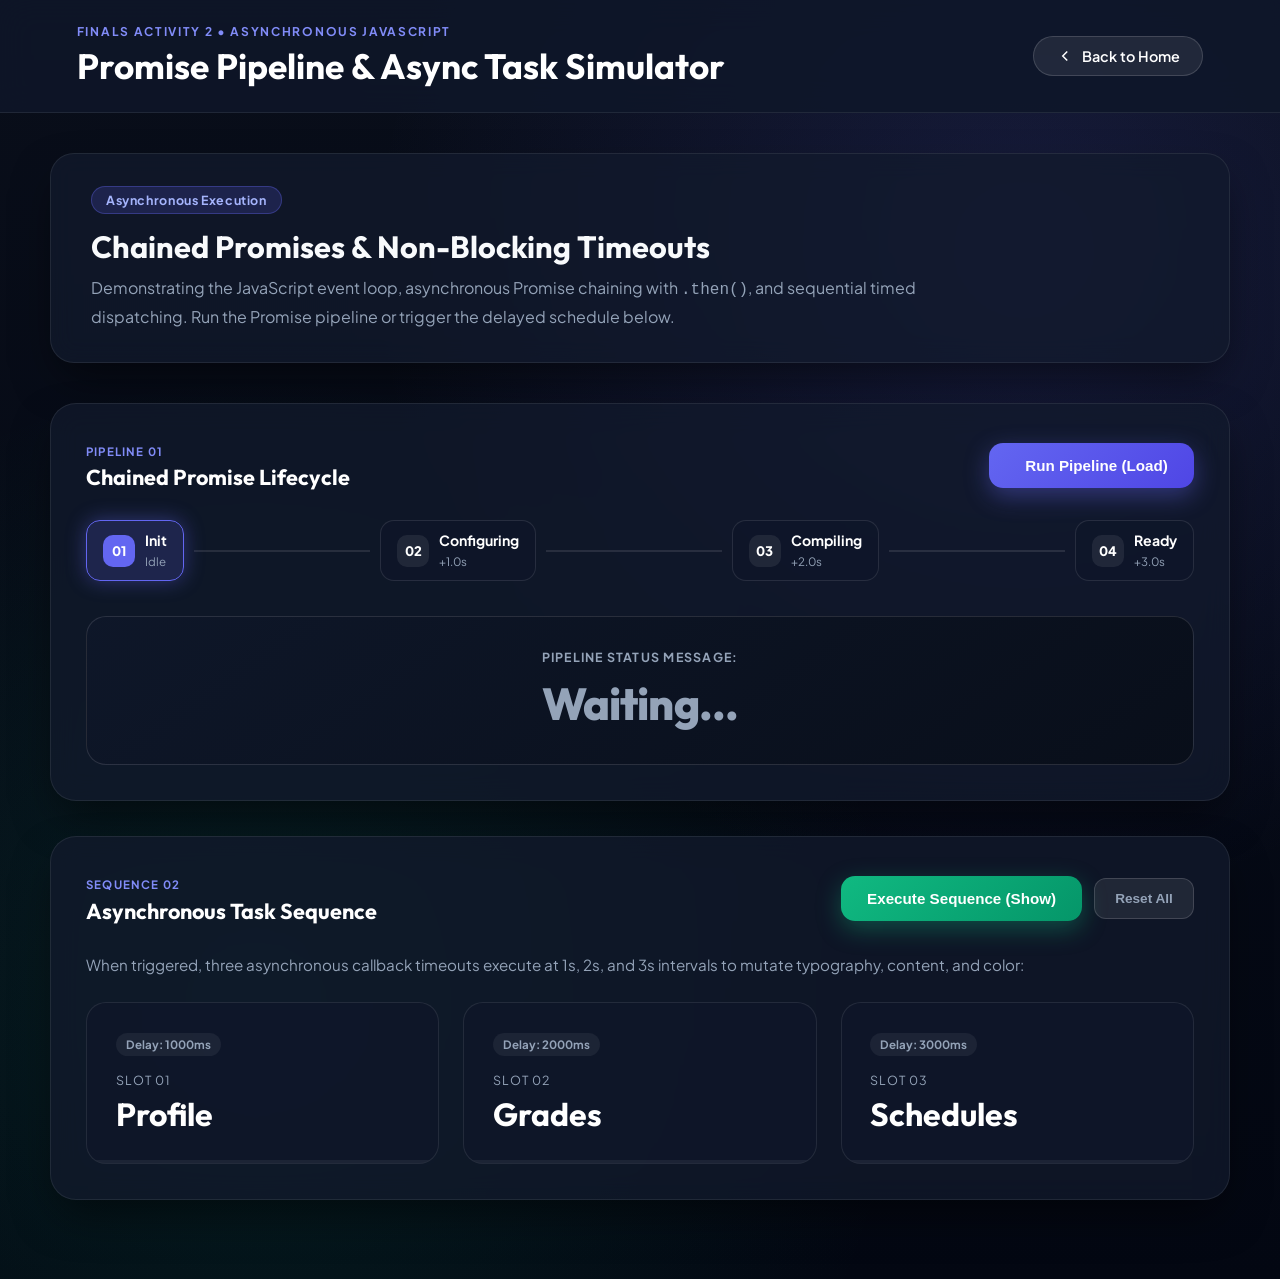
<file: project6.html>
<!DOCTYPE html>
<html lang="en">
<head>
  <meta charset="UTF-8" />
  <meta name="viewport" content="width=device-width, initial-scale=1.0" />
  <title>Project 6 | Async Promises Simulator</title>
  <link rel="preconnect" href="https://fonts.googleapis.com">
  <link rel="preconnect" href="https://fonts.gstatic.com" crossorigin>
  <link href="https://fonts.googleapis.com/css2?family=Outfit:wght@400;500;600;700;800&family=Plus+Jakarta+Sans:wght@400;500;600;700&display=swap" rel="stylesheet">
  <link rel="stylesheet" href="project6.css" />
</head>
<body class="project-six">
  <!-- Top Bar / Header -->
  <header class="page-header">
    <div class="header-brand">
      <p class="eyebrow">Finals Activity 2 • Asynchronous JavaScript</p>
      <h1>Promise Pipeline & Async Task Simulator</h1>
    </div>
    <a href="index.html#projects" class="home-button">
      <svg class="btn-icon" viewBox="0 0 24 24" fill="none" stroke="currentColor" stroke-width="2"><path d="m15 18-6-6 6-6"/></svg>
      <span>Back to Home</span>
    </a>
  </header>

  <main class="page-shell">
    <!-- Intro Banner -->
    <section class="intro-panel">
      <div class="intro-badge">Asynchronous Execution</div>
      <h2>Chained Promises & Non-Blocking Timeouts</h2>
      <p>
        Demonstrating the JavaScript event loop, asynchronous Promise chaining with <code>.then()</code>, 
        and sequential timed dispatching. Run the Promise pipeline or trigger the delayed schedule below.
      </p>
    </section>

    <!-- Simulation Dashboard -->
    <div class="dashboard-grid">
      <!-- Section A: Promise Pipeline -->
      <section class="panel-box promise-panel">
        <div class="panel-header">
          <div>
            <span class="panel-pill">Pipeline 01</span>
            <h3 class="panel-title">Chained Promise Lifecycle</h3>
          </div>
          <button id="loadBtn" class="action-btn btn-primary">
            <span class="btn-pulse"></span>
            <span>Run Pipeline (Load)</span>
          </button>
        </div>

        <!-- Progress Steps -->
        <div class="stepper-track">
          <div class="step-node active" id="step-init">
            <div class="step-icon">01</div>
            <div class="step-text">
              <strong>Init</strong>
              <small>Idle</small>
            </div>
          </div>
          <div class="step-line" id="line-1"></div>
          <div class="step-node" id="step-config">
            <div class="step-icon">02</div>
            <div class="step-text">
              <strong>Configuring</strong>
              <small>+1.0s</small>
            </div>
          </div>
          <div class="step-line" id="line-2"></div>
          <div class="step-node" id="step-compile">
            <div class="step-icon">03</div>
            <div class="step-text">
              <strong>Compiling</strong>
              <small>+2.0s</small>
            </div>
          </div>
          <div class="step-line" id="line-3"></div>
          <div class="step-node" id="step-ready">
            <div class="step-icon">04</div>
            <div class="step-text">
              <strong>Ready</strong>
              <small>+3.0s</small>
            </div>
          </div>
        </div>

        <!-- Live Message Display Target -->
        <div class="message-display-card">
          <span class="display-label">Pipeline Status Message:</span>
          <p id="message" class="pipeline-message">Waiting...</p>
        </div>
      </section>

      <!-- Section B: Timed Asynchronous Dispatcher -->
      <section class="panel-box sequence-panel">
        <div class="panel-header">
          <div>
            <span class="panel-pill">Sequence 02</span>
            <h3 class="panel-title">Asynchronous Task Sequence</h3>
          </div>
          <div class="btn-row">
            <button id="showBtn" class="action-btn btn-accent">
              <span>Execute Sequence (Show)</span>
            </button>
            <button id="resetBtn" class="reset-btn">Reset All</button>
          </div>
        </div>

        <p class="panel-sub">
          When triggered, three asynchronous callback timeouts execute at 1s, 2s, and 3s intervals to mutate typography, content, and color:
        </p>

        <!-- 3 Sequential Target Cards -->
        <div class="cards-cluster">
          <!-- Card 1 -->
          <div class="task-card" id="card-1">
            <div class="task-badge">Delay: 1000ms</div>
            <div class="task-content">
              <span class="task-label">Slot 01</span>
              <p id="text_1" class="task-target">Profile</p>
            </div>
            <div class="task-indicator" id="ind-1"></div>
          </div>

          <!-- Card 2 -->
          <div class="task-card" id="card-2">
            <div class="task-badge">Delay: 2000ms</div>
            <div class="task-content">
              <span class="task-label">Slot 02</span>
              <p id="text_2" class="task-target">Grades</p>
            </div>
            <div class="task-indicator" id="ind-2"></div>
          </div>

          <!-- Card 3 -->
          <div class="task-card" id="card-3">
            <div class="task-badge">Delay: 3000ms</div>
            <div class="task-content">
              <span class="task-label">Slot 03</span>
              <p id="text_3" class="task-target">Schedules</p>
            </div>
            <div class="task-indicator" id="ind-3"></div>
          </div>
        </div>
      </section>
    </div>
  </main>

  <script src="project6.js"></script>
</body>
</html>
</file>
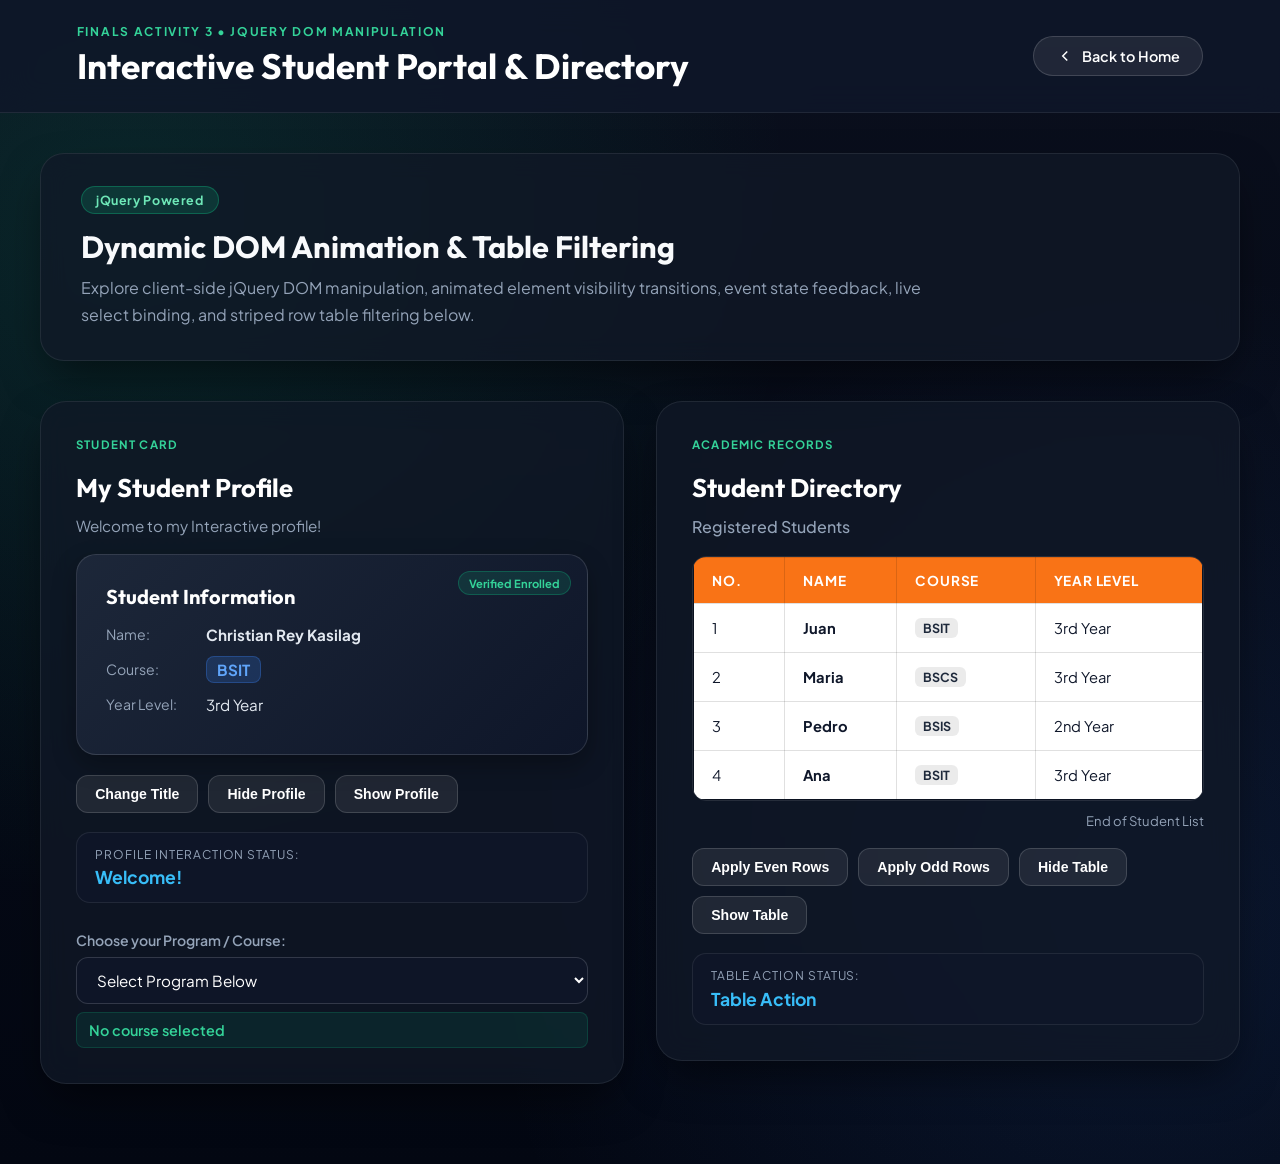
<file: project7.html>
<!DOCTYPE html>
<html lang="en">
<head>
  <meta charset="UTF-8" />
  <meta name="viewport" content="width=device-width, initial-scale=1.0" />
  <title>Project 7 | jQuery Student Portal</title>
  <link rel="preconnect" href="https://fonts.googleapis.com">
  <link rel="preconnect" href="https://fonts.gstatic.com" crossorigin>
  <link href="https://fonts.googleapis.com/css2?family=Outfit:wght@400;500;600;700;800&family=Plus+Jakarta+Sans:wght@400;500;600;700&display=swap" rel="stylesheet">
  <script src="https://code.jquery.com/jquery-3.7.1.min.js"></script>
  <link rel="stylesheet" href="project7.css" />
</head>
<body class="project-seven">
  <!-- Top Bar / Header -->
  <header class="page-header">
    <div class="header-brand">
      <p class="eyebrow">Finals Activity 3 • jQuery DOM Manipulation</p>
      <h1>Interactive Student Portal & Directory</h1>
    </div>
    <a href="index.html#projects" class="home-button">
      <svg class="btn-icon" viewBox="0 0 24 24" fill="none" stroke="currentColor" stroke-width="2"><path d="m15 18-6-6 6-6"/></svg>
      <span>Back to Home</span>
    </a>
  </header>

  <main class="page-shell">
    <!-- Intro Banner -->
    <section class="intro-panel">
      <div class="intro-badge">jQuery Powered</div>
      <h2>Dynamic DOM Animation & Table Filtering</h2>
      <p>
        Explore client-side jQuery DOM manipulation, animated element visibility transitions, 
        event state feedback, live select binding, and striped row table filtering below.
      </p>
    </section>

    <!-- Main Container -->
    <div class="main portal-grid">
      <!-- Left Column: Student Profile & Controls -->
      <section class="portal-panel profile-section">
        <div class="panel-tag">Student Card</div>
        <h1 id="title" class="portal-heading">My Student Profile</h1>
        <p id="subTitle" class="portal-sub">Welcome to my Interactive profile!</p>

        <!-- Dynamic Profile Card Target -->
        <div class="studInfo">
          <div class="stud-badge">Verified Enrolled</div>
          <h2 class="stud-title">Student Information</h2>
          <div class="info-row">
            <span class="info-lbl">Name:</span>
            <strong>Christian Rey Kasilag</strong>
          </div>
          <div class="info-row">
            <span class="info-lbl">Course:</span>
            <label id="course" class="course-pill"><b>BSIT</b></label>
          </div>
          <div class="info-row">
            <span class="info-lbl">Year Level:</span>
            <span>3rd Year</span>
          </div>
        </div>

        <!-- Profile Action Buttons -->
        <div class="action-btn-group">
          <button id="change" class="portal-btn">Change Title</button>
          <button id="hide" class="portal-btn">Hide Profile</button>
          <button id="show" class="portal-btn">Show Profile</button>
        </div>

        <!-- Action Status Display -->
        <div class="action-box">
          <span class="box-label">Profile Interaction Status:</span>
          <p id="action" class="status-callout">Welcome!</p>
        </div>

        <!-- Course Selector -->
        <div class="course-select-wrap">
          <label for="selectCourse" class="select-label">Choose your Program / Course:</label>
          <select id="selectCourse" class="portal-select">
            <option value="" disabled selected>Select Program Below</option>
            <option value="BSIT">BSIT - Information Technology</option>
            <option value="BSOAD">BSOAD - Office Administration</option>
            <option value="BSTM">BSTM - Tourism Management</option>
            <option value="BSCS">BSCS - Computer Science</option>
            <option value="BSHM">BSHM - Hospitality Management</option>
            <option value="BTLED">BTLED - Technology & Livelihood</option>
          </select>
          <p id="courseOutput" class="course-feedback">No course selected</p>
        </div>
      </section>

      <!-- Right Column: Student Table & Row Filters -->
      <section class="portal-panel table-section">
        <div class="panel-tag">Academic Records</div>
        <h2 class="portal-heading">Student Directory</h2>
        <h4 id="tableTitle" class="table-subtitle">Registered Students</h4>

        <!-- Table Wrap -->
        <div class="table-container">
          <table border="2" id="studTable" class="modern-table">
            <thead>
              <tr id="tableHeader">
                <th>No.</th>
                <th>Name</th>
                <th>Course</th>
                <th>Year Level</th>
              </tr>
            </thead>
            <tbody>
              <tr>
                <td>1</td>
                <td><strong>Juan</strong></td>
                <td><span class="tbl-badge">BSIT</span></td>
                <td>3rd Year</td>
              </tr>
              <tr>
                <td>2</td>
                <td><strong>Maria</strong></td>
                <td><span class="tbl-badge">BSCS</span></td>
                <td>3rd Year</td>
              </tr>
              <tr>
                <td>3</td>
                <td><strong>Pedro</strong></td>
                <td><span class="tbl-badge">BSIS</span></td>
                <td>2nd Year</td>
              </tr>
              <tr>
                <td>4</td>
                <td><strong>Ana</strong></td>
                <td><span class="tbl-badge">BSIT</span></td>
                <td>3rd Year</td>
              </tr>
            </tbody>
          </table>
        </div>

        <p class="end-msg">End of Student List</p>

        <!-- Table Controls Cluster -->
        <div class="table-btn-group">
          <button id="even" class="portal-btn btn-filter">Apply Even Rows</button>
          <button id="odd" class="portal-btn btn-filter">Apply Odd Rows</button>
          <button id="hideTable" class="portal-btn btn-toggle">Hide Table</button>
          <button id="showTable" class="portal-btn btn-toggle">Show Table</button>
        </div>

        <!-- Table Action Status -->
        <div class="table-action-box">
          <span class="box-label">Table Action Status:</span>
          <p id="tableAction" class="status-callout">Table Action</p>
        </div>
      </section>
    </div>
  </main>

  <script src="project7.js"></script>
</body>
</html>
</file>
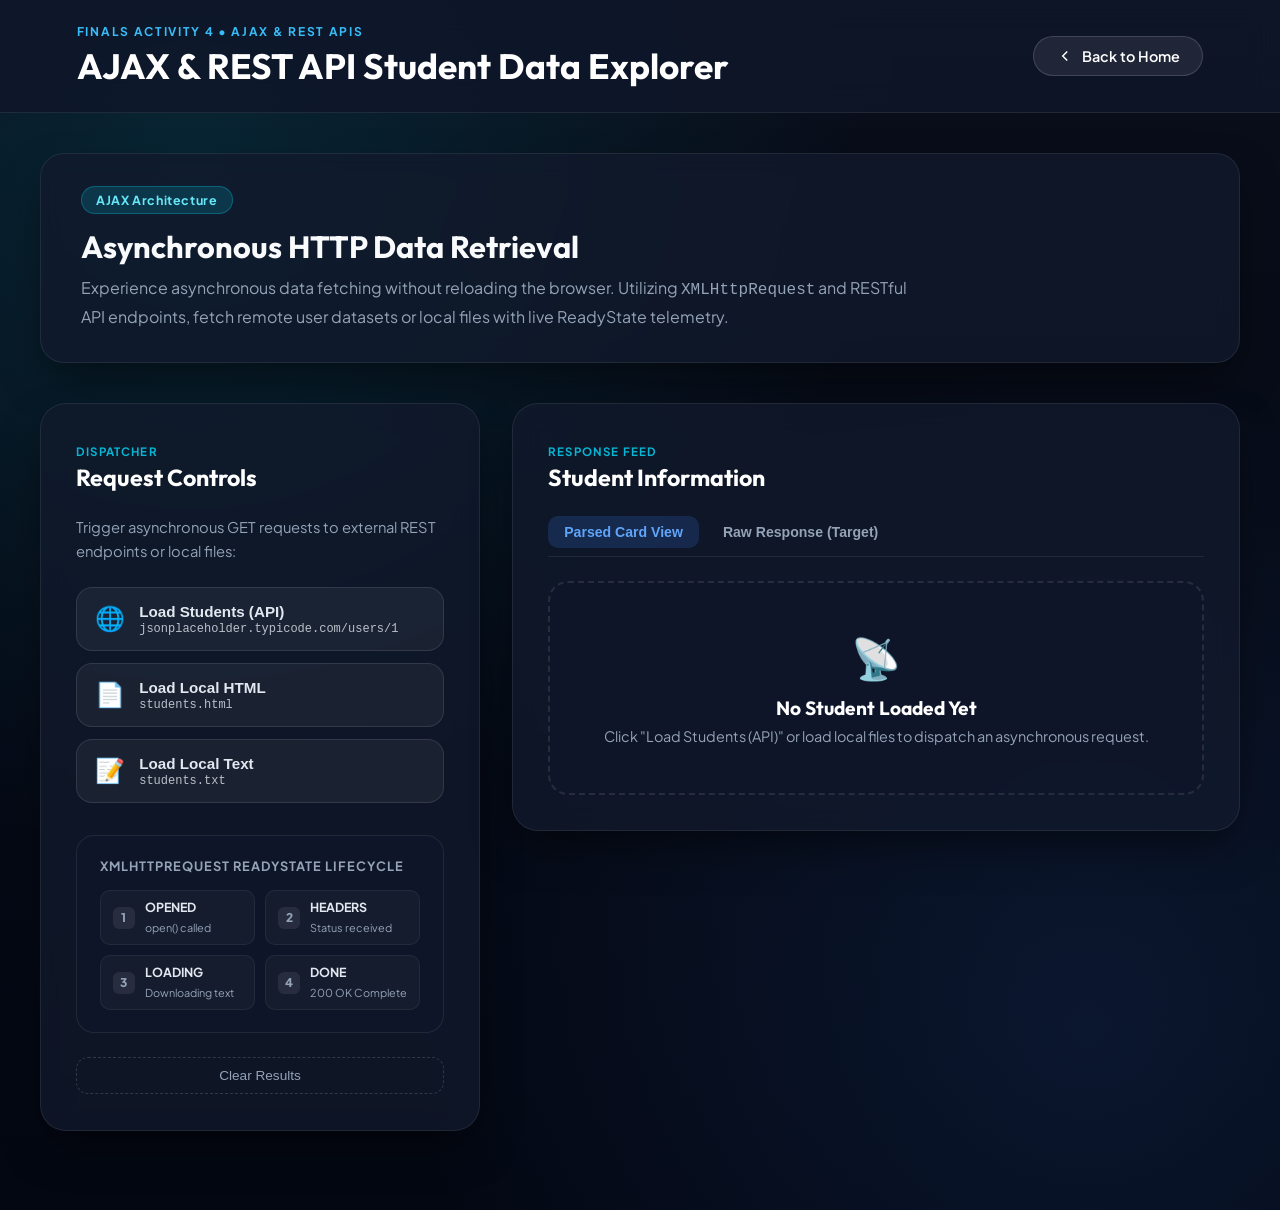
<file: project8.html>
<!DOCTYPE html>
<html lang="en">
<head>
  <meta charset="UTF-8" />
  <meta name="viewport" content="width=device-width, initial-scale=1.0" />
  <title>Project 8 | AJAX & REST API Loader</title>
  <link rel="preconnect" href="https://fonts.googleapis.com">
  <link rel="preconnect" href="https://fonts.gstatic.com" crossorigin>
  <link href="https://fonts.googleapis.com/css2?family=Outfit:wght@400;500;600;700;800&family=Plus+Jakarta+Sans:wght@400;500;600;700&display=swap" rel="stylesheet">
  <link rel="stylesheet" href="project8.css" />
</head>
<body class="project-eight">
  <!-- Top Bar / Header -->
  <header class="page-header">
    <div class="header-brand">
      <p class="eyebrow">Finals Activity 4 • AJAX & REST APIs</p>
      <h1>AJAX & REST API Student Data Explorer</h1>
    </div>
    <a href="index.html#projects" class="home-button">
      <svg class="btn-icon" viewBox="0 0 24 24" fill="none" stroke="currentColor" stroke-width="2"><path d="m15 18-6-6 6-6"/></svg>
      <span>Back to Home</span>
    </a>
  </header>

  <main class="page-shell">
    <!-- Intro Banner -->
    <section class="intro-panel">
      <div class="intro-badge">AJAX Architecture</div>
      <h2>Asynchronous HTTP Data Retrieval</h2>
      <p>
        Experience asynchronous data fetching without reloading the browser. 
        Utilizing <code>XMLHttpRequest</code> and RESTful API endpoints, fetch remote user datasets or local files with live ReadyState telemetry.
      </p>
    </section>

    <!-- Main Workspace -->
    <div class="api-workspace">
      <!-- Left Column: Controls & ReadyState Monitor -->
      <section class="panel-box controls-panel">
        <div class="panel-header">
          <span class="panel-pill">Dispatcher</span>
          <h2 class="panel-title">Request Controls</h2>
        </div>

        <p class="panel-sub">
          Trigger asynchronous GET requests to external REST endpoints or local files:
        </p>

        <div class="action-buttons">
          <!-- Primary Act 4 Target Button -->
          <button id="loadBtn" class="request-btn">
            <span class="btn-icon-wrap">🌐</span>
            <div class="btn-txt">
              <strong>Load Students (API)</strong>
              <small>jsonplaceholder.typicode.com/users/1</small>
            </div>
          </button>

          <!-- Additional Local AJAX Loaders -->
          <button id="loadLocalBtn" class="request-btn">
            <span class="btn-icon-wrap">📄</span>
            <div class="btn-txt">
              <strong>Load Local HTML</strong>
              <small>students.html</small>
            </div>
          </button>

          <button id="loadTxtBtn" class="request-btn">
            <span class="btn-icon-wrap">📝</span>
            <div class="btn-txt">
              <strong>Load Local Text</strong>
              <small>students.txt</small>
            </div>
          </button>
        </div>

        <!-- ReadyState Lifecycle Tracker -->
        <div class="lifecycle-wrap">
          <h4 class="lifecycle-title">XMLHttpRequest ReadyState Lifecycle</h4>
          <div class="state-stepper">
            <div class="state-step" id="rs-1">
              <span class="step-num">1</span>
              <div class="step-lbl">
                <strong>OPENED</strong>
                <small>open() called</small>
              </div>
            </div>
            <div class="state-step" id="rs-2">
              <span class="step-num">2</span>
              <div class="step-lbl">
                <strong>HEADERS</strong>
                <small>Status received</small>
              </div>
            </div>
            <div class="state-step" id="rs-3">
              <span class="step-num">3</span>
              <div class="step-lbl">
                <strong>LOADING</strong>
                <small>Downloading text</small>
              </div>
            </div>
            <div class="state-step" id="rs-4">
              <span class="step-num">4</span>
              <div class="step-lbl">
                <strong>DONE</strong>
                <small>200 OK Complete</small>
              </div>
            </div>
          </div>
        </div>

        <button id="clearBtn" class="clear-btn">Clear Results</button>
      </section>

      <!-- Right Column: Results Display & Parsed Card -->
      <section class="panel-box result-panel">
        <div class="panel-header">
          <span class="panel-pill">Response Feed</span>
          <h2 class="panel-title">Student Information</h2>
        </div>

        <!-- View Switcher Tabs -->
        <div class="view-tabs">
          <button class="view-tab active" id="tabFormatted" onclick="switchView('formatted')">Parsed Card View</button>
          <button class="view-tab" id="tabRaw" onclick="switchView('raw')">Raw Response (Target)</button>
        </div>

        <!-- Formatted Card View -->
        <div class="formatted-view" id="formattedView">
          <div class="student-card-placeholder" id="studentCardPlaceholder">
            <div class="placeholder-icon">📡</div>
            <h3>No Student Loaded Yet</h3>
            <p>Click "Load Students (API)" or load local files to dispatch an asynchronous request.</p>
          </div>

          <div class="student-card" id="studentCard" style="display: none;">
            <div class="card-top">
              <div class="student-avatar" id="avatarLetter">S</div>
              <div>
                <h3 id="cardName" class="card-name">Student Name</h3>
                <p id="cardUsername" class="card-user">@username</p>
              </div>
              <span class="status-chip">HTTP 200 OK</span>
            </div>

            <div class="card-details-grid">
              <div class="detail-item">
                <span class="detail-label">Email:</span>
                <span id="cardEmail" class="detail-val">user@example.com</span>
              </div>
              <div class="detail-item">
                <span class="detail-label">Phone:</span>
                <span id="cardPhone" class="detail-val">+1-202-555-0199</span>
              </div>
              <div class="detail-item">
                <span class="detail-label">Website:</span>
                <span id="cardWebsite" class="detail-val">example.com</span>
              </div>
              <div class="detail-item">
                <span class="detail-label">Company:</span>
                <span id="cardCompany" class="detail-val">Tech Corp</span>
              </div>
            </div>
          </div>
        </div>

        <!-- Raw Result Target (Required by original rubric) -->
        <div class="raw-view" id="rawView" style="display: none;">
          <div class="raw-header">
            <span>Target Element: <code>#result</code></span>
            <small>Raw responseText output</small>
          </div>
          <pre><p id="result" class="raw-output">No Information Yet</p></pre>
        </div>
      </section>
    </div>
  </main>

  <script src="project8.js"></script>
</body>
</html>
</file>
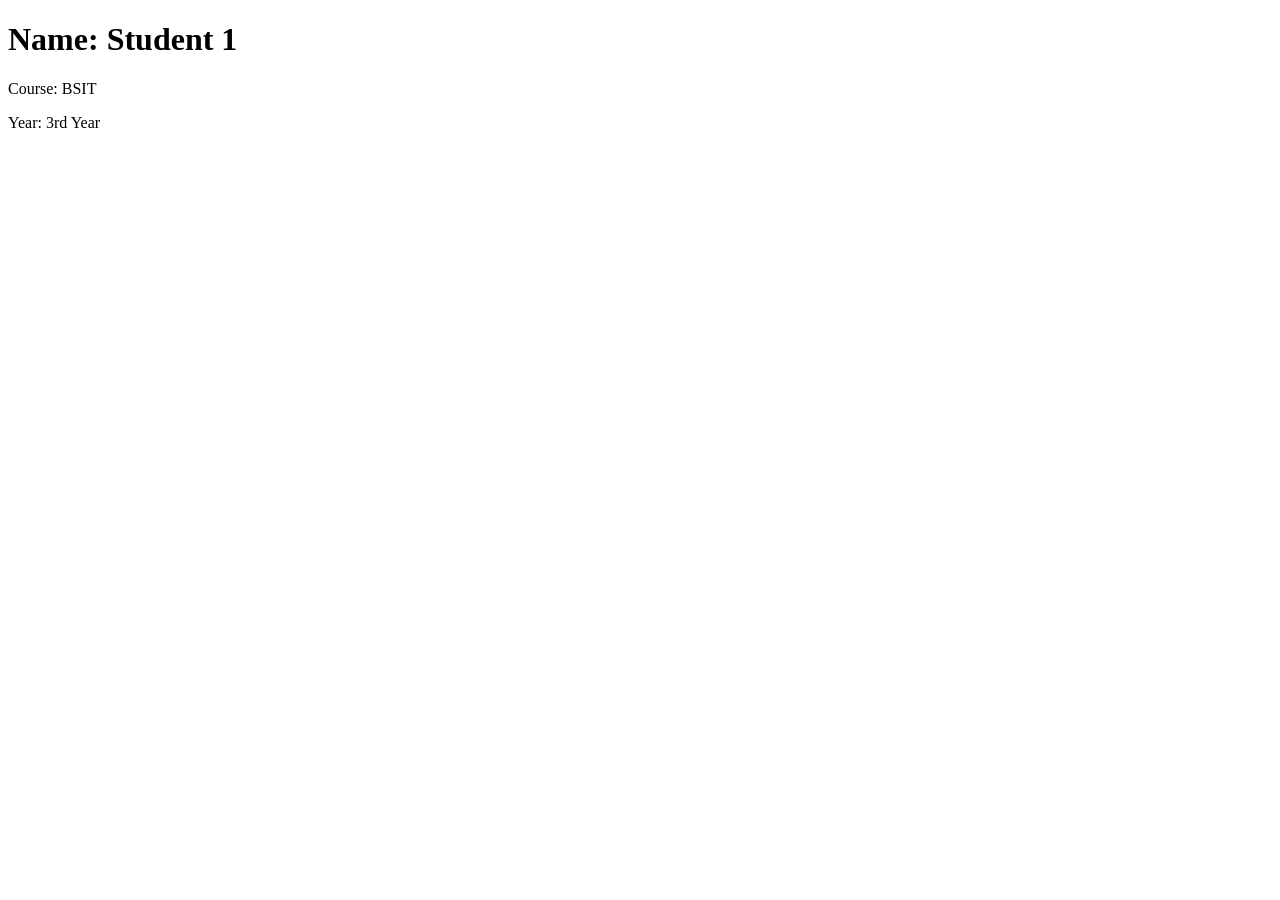
<file: students.html>
<!DOCTYPE html>
<html lang="en">
<head>
    <meta charset="UTF-8">
    <meta name="viewport" content="width=device-width, initial-scale=1.0">
    <title>Document</title>
</head>
<body>
    <h1>Name: Student 1</h1>
    <p>Course: BSIT</p>
    <p>Year: 3rd Year</p>
</body>
</html>
</file>
<file: design.css>
/* ==========================================================================
   Modern Portfolio Stylesheet - Christian Rey C. Kasilag
   ========================================================================== */

:root {
    /* Color Palette */
    --bg-main: #0a0f1d;
    --bg-card: rgba(17, 24, 39, 0.75);
    --bg-card-hover: rgba(30, 41, 59, 0.85);
    --bg-glass: rgba(255, 255, 255, 0.04);
    --bg-glass-border: rgba(255, 255, 255, 0.08);
    --bg-glass-border-hover: rgba(255, 255, 255, 0.18);
    
    /* Brand & Accent Colors */
    --accent-blue: #3b82f6;
    --accent-indigo: #6366f1;
    --accent-cyan: #06b6d4;
    --accent-purple: #a855f7;
    --accent-coral: #f43f5e;
    --accent-teal: #10b981;
    --accent-amber: #f59e0b;
    
    /* Text Colors */
    --text-primary: #f8fafc;
    --text-secondary: #94a3b8;
    --text-muted: #64748b;
    
    /* Typography */
    --font-heading: 'Outfit', -apple-system, BlinkMacSystemFont, 'Segoe UI', Roboto, sans-serif;
    --font-body: 'Plus Jakarta Sans', -apple-system, BlinkMacSystemFont, 'Segoe UI', Roboto, sans-serif;
    
    /* Layout & Spacing */
    --container-max: 1160px;
    --radius-sm: 8px;
    --radius-md: 14px;
    --radius-lg: 20px;
    --radius-full: 9999px;
    
    /* Transitions & Shadows */
    --transition-smooth: all 0.3s cubic-bezier(0.4, 0, 0.2, 1);
    --shadow-soft: 0 10px 30px -10px rgba(0, 0, 0, 0.5);
    --shadow-glow: 0 0 40px -10px rgba(59, 130, 246, 0.35);
}

/* Reset & Base Styles */
*, *::before, *::after {
    box-sizing: border-box;
    margin: 0;
    padding: 0;
}

html {
    scroll-behavior: smooth;
    font-size: 16px;
}

body {
    font-family: var(--font-body);
    background-color: var(--bg-main);
    color: var(--text-primary);
    line-height: 1.65;
    overflow-x: hidden;
    position: relative;
    min-height: 100vh;
    -webkit-font-smoothing: antialiased;
}

/* Background Glowing Ambient Orbs */
.bg-glow {
    position: fixed;
    border-radius: 50%;
    filter: blur(100px);
    pointer-events: none;
    z-index: 0;
    opacity: 0.45;
}

.bg-glow-1 {
    width: 500px;
    height: 500px;
    background: radial-gradient(circle, rgba(99, 102, 241, 0.45), transparent 70%);
    top: -100px;
    right: -100px;
}

.bg-glow-2 {
    width: 450px;
    height: 450px;
    background: radial-gradient(circle, rgba(6, 182, 212, 0.35), transparent 70%);
    top: 45%;
    left: -150px;
}

.bg-glow-3 {
    width: 550px;
    height: 550px;
    background: radial-gradient(circle, rgba(168, 85, 247, 0.3), transparent 70%);
    bottom: -100px;
    right: 5%;
}

/* Container Utility */
.container {
    max-width: var(--container-max);
    margin: 0 auto;
    padding: 0 24px;
    position: relative;
    z-index: 1;
}

/* Typography Helpers */
.highlight-gradient {
    background: linear-gradient(135deg, #60a5fa 0%, #a78bfa 50%, #f472b6 100%);
    -webkit-background-clip: text;
    -webkit-text-fill-color: transparent;
    background-clip: text;
}

.section-badge {
    display: inline-block;
    font-size: 0.82rem;
    font-weight: 700;
    text-transform: uppercase;
    letter-spacing: 1.5px;
    color: var(--accent-cyan);
    background: rgba(6, 182, 212, 0.1);
    border: 1px solid rgba(6, 182, 212, 0.25);
    padding: 6px 14px;
    border-radius: var(--radius-full);
    margin-bottom: 12px;
}

.section-header {
    text-align: center;
    max-width: 650px;
    margin: 0 auto 50px auto;
}

.section-title {
    font-family: var(--font-heading);
    font-size: clamp(2rem, 3.5vw, 2.75rem);
    font-weight: 700;
    line-height: 1.2;
    margin-bottom: 12px;
}

.section-subtitle {
    font-size: 1.05rem;
    color: var(--text-secondary);
}

/* Button Component */
.btn {
    display: inline-flex;
    align-items: center;
    justify-content: center;
    gap: 8px;
    font-family: var(--font-body);
    font-weight: 600;
    font-size: 0.95rem;
    padding: 12px 24px;
    border-radius: var(--radius-md);
    text-decoration: none;
    cursor: pointer;
    transition: var(--transition-smooth);
    border: none;
}

.btn .icon {
    width: 18px;
    height: 18px;
    transition: transform 0.2s ease;
}

.btn:hover .icon {
    transform: translateX(3px);
}

.btn-primary {
    background: linear-gradient(135deg, var(--accent-blue) 0%, var(--accent-indigo) 100%);
    color: #ffffff;
    box-shadow: 0 4px 20px rgba(59, 130, 246, 0.4);
}

.btn-primary:hover {
    box-shadow: 0 6px 28px rgba(59, 130, 246, 0.6);
    transform: translateY(-2px);
    color: #ffffff;
}

.btn-glass {
    background: var(--bg-glass);
    color: var(--text-primary);
    border: 1px solid var(--bg-glass-border);
    backdrop-filter: blur(8px);
}

.btn-glass:hover {
    background: rgba(255, 255, 255, 0.1);
    border-color: var(--bg-glass-border-hover);
    transform: translateY(-2px);
    color: #ffffff;
}

.btn-outline-sm {
    font-size: 0.85rem;
    padding: 8px 18px;
    border-radius: var(--radius-full);
    background: transparent;
    color: var(--text-primary);
    border: 1px solid rgba(255, 255, 255, 0.2);
}

.btn-outline-sm:hover {
    background: rgba(255, 255, 255, 0.1);
    border-color: #ffffff;
    color: #ffffff;
}

/* ==========================================================================
   Header / Navbar
   ========================================================================== */
.navbar {
    position: sticky;
    top: 0;
    z-index: 100;
    background: rgba(10, 15, 29, 0.82);
    backdrop-filter: blur(16px);
    -webkit-backdrop-filter: blur(16px);
    border-bottom: 1px solid var(--bg-glass-border);
    padding: 14px 0;
}

.nav-container {
    max-width: var(--container-max);
    margin: 0 auto;
    padding: 0 24px;
    display: flex;
    align-items: center;
    justify-content: space-between;
}

.brand {
    display: flex;
    align-items: center;
    gap: 12px;
    text-decoration: none;
}

.brand-logo {
    width: 44px;
    height: 44px;
    object-fit: cover;
    border-radius: 10px;
    border: 1px solid var(--bg-glass-border);
    background: rgba(255, 255, 255, 0.05);
}

.brand-text {
    display: flex;
    flex-direction: column;
}

.brand-name {
    font-family: var(--font-heading);
    font-weight: 700;
    font-size: 1.15rem;
    color: var(--text-primary);
    line-height: 1.2;
}

.brand-tag {
    font-size: 0.75rem;
    color: var(--accent-cyan);
    font-weight: 600;
    letter-spacing: 0.5px;
}

.nav-menu {
    display: flex;
    align-items: center;
    gap: 8px;
}

.nav-link {
    color: var(--text-secondary);
    text-decoration: none;
    font-weight: 500;
    font-size: 0.95rem;
    padding: 8px 16px;
    border-radius: var(--radius-sm);
    transition: var(--transition-smooth);
}

.nav-link:hover, .nav-link.active {
    color: #ffffff;
    background: rgba(255, 255, 255, 0.06);
}

/* ==========================================================================
   Hero Section
   ========================================================================== */
.hero-section {
    padding: 90px 0 80px 0;
    position: relative;
    z-index: 1;
}

.hero-container {
    display: grid;
    grid-template-columns: 1.15fr 0.85fr;
    align-items: center;
    gap: 50px;
}

.status-pill {
    display: inline-flex;
    align-items: center;
    gap: 8px;
    padding: 6px 14px;
    border-radius: var(--radius-full);
    background: rgba(16, 185, 129, 0.12);
    border: 1px solid rgba(16, 185, 129, 0.25);
    color: #34d399;
    font-size: 0.85rem;
    font-weight: 600;
    margin-bottom: 20px;
}

.status-dot {
    width: 8px;
    height: 8px;
    border-radius: 50%;
    background-color: #10b981;
    box-shadow: 0 0 10px #10b981;
    animation: pulse 2s infinite;
}

@keyframes pulse {
    0%, 100% { opacity: 1; transform: scale(1); }
    50% { opacity: 0.4; transform: scale(0.85); }
}

.hero-title {
    font-family: var(--font-heading);
    font-size: clamp(2.4rem, 4.5vw, 3.6rem);
    font-weight: 800;
    line-height: 1.15;
    margin-bottom: 16px;
    color: var(--text-primary);
}

.hero-subtitle {
    font-size: clamp(1.05rem, 2vw, 1.25rem);
    font-weight: 500;
    color: var(--text-secondary);
    margin-bottom: 16px;
    display: flex;
    flex-wrap: wrap;
    align-items: center;
    gap: 8px;
}

.separator {
    color: var(--accent-cyan);
}

.hero-description {
    font-size: 1.05rem;
    color: var(--text-secondary);
    max-width: 540px;
    margin-bottom: 30px;
}

.hero-buttons {
    display: flex;
    gap: 16px;
    flex-wrap: wrap;
    margin-bottom: 32px;
}

.tech-tags {
    display: flex;
    flex-wrap: wrap;
    gap: 10px;
}

.tech-tag {
    font-size: 0.82rem;
    color: var(--text-secondary);
    background: rgba(255, 255, 255, 0.04);
    border: 1px solid var(--bg-glass-border);
    padding: 5px 12px;
    border-radius: var(--radius-sm);
    font-weight: 500;
}

/* Profile Showcase Card */
.hero-visual {
    display: flex;
    justify-content: center;
}

.profile-card {
    display: flex;
    flex-direction: column;
    align-items: center;
    gap: 18px;
    max-width: 360px;
    width: 100%;
}

.image-wrapper {
    position: relative;
    width: 100%;
}

.image-backdrop {
    position: absolute;
    inset: -10px;
    background: linear-gradient(135deg, var(--accent-blue), var(--accent-purple));
    border-radius: 28px;
    filter: blur(20px);
    opacity: 0.35;
    z-index: 0;
}

.profile-img {
    width: 100%;
    height: 380px;
    object-fit: cover;
    object-position: 73.5% center;
    border-radius: 24px;
    position: relative;
    z-index: 1;
    border: 2px solid rgba(255, 255, 255, 0.12);
    box-shadow: 0 20px 40px rgba(0, 0, 0, 0.6);
}

/* Organized Credential Badges */
.profile-badge-row {
    display: grid;
    grid-template-columns: 1fr 1fr;
    gap: 12px;
    width: 100%;
    position: relative;
    z-index: 1;
}

.profile-badge-item {
    display: flex;
    align-items: center;
    gap: 10px;
    padding: 12px 14px;
    background: var(--bg-card);
    backdrop-filter: blur(12px);
    -webkit-backdrop-filter: blur(12px);
    border: 1px solid var(--bg-glass-border);
    border-radius: var(--radius-md);
    box-shadow: 0 8px 20px rgba(0, 0, 0, 0.3);
    transition: var(--transition-smooth);
}

.profile-badge-item:hover {
    transform: translateY(-3px);
    border-color: var(--bg-glass-border-hover);
    background: var(--bg-card-hover);
    box-shadow: 0 12px 26px rgba(0, 0, 0, 0.45);
}

.profile-badge-item .badge-icon {
    font-size: 1.3rem;
    flex-shrink: 0;
}

.profile-badge-item .badge-text {
    display: flex;
    flex-direction: column;
    text-align: left;
}

.profile-badge-item strong {
    font-size: 0.82rem;
    color: var(--text-primary);
    font-weight: 700;
    line-height: 1.25;
}

.profile-badge-item small {
    font-size: 0.72rem;
    color: var(--text-secondary);
    line-height: 1.2;
}

/* ==========================================================================
   Projects Section
   ========================================================================== */
.projects-section {
    padding: 100px 0;
    position: relative;
    z-index: 1;
}

.projects-grid {
    display: grid;
    grid-template-columns: repeat(auto-fit, minmax(260px, 1fr));
    gap: 28px;
}

.project-card {
    background: var(--bg-card);
    backdrop-filter: blur(16px);
    -webkit-backdrop-filter: blur(16px);
    border: 1px solid var(--bg-glass-border);
    border-radius: var(--radius-lg);
    overflow: hidden;
    display: flex;
    flex-direction: column;
    transition: var(--transition-smooth);
    box-shadow: var(--shadow-soft);
}

.project-card:hover {
    transform: translateY(-8px);
    border-color: var(--bg-glass-border-hover);
    box-shadow: 0 20px 35px -10px rgba(0, 0, 0, 0.7);
    background: var(--bg-card-hover);
}

.project-image-wrap {
    position: relative;
    width: 100%;
    height: 190px;
    overflow: hidden;
    background: #0f172a;
}

.project-image {
    width: 100%;
    height: 100%;
    object-fit: cover;
    object-position: top center;
    transition: transform 0.5s ease;
}

.project-card:hover .project-image {
    transform: scale(1.06);
}

.project-category {
    position: absolute;
    top: 14px;
    left: 14px;
    font-size: 0.75rem;
    font-weight: 700;
    letter-spacing: 0.5px;
    padding: 4px 10px;
    border-radius: var(--radius-full);
    background: rgba(10, 15, 29, 0.85);
    backdrop-filter: blur(8px);
    color: #ffffff;
    border: 1px solid var(--bg-glass-border);
}

.project-info {
    padding: 24px;
    display: flex;
    flex-direction: column;
    flex-grow: 1;
    justify-content: space-between;
}

.project-header {
    display: flex;
    justify-content: space-between;
    align-items: flex-start;
    gap: 10px;
    margin-bottom: 10px;
}

.project-title {
    font-family: var(--font-heading);
    font-size: 1.25rem;
    font-weight: 700;
    color: var(--text-primary);
}

.project-num {
    font-family: var(--font-heading);
    font-size: 1.1rem;
    font-weight: 800;
    color: var(--text-muted);
}

.project-description {
    font-size: 0.92rem;
    color: var(--text-secondary);
    line-height: 1.55;
    margin-bottom: 20px;
}

.project-footer {
    margin-top: auto;
}

.btn-project {
    width: 100%;
    padding: 10px 16px;
    background: rgba(255, 255, 255, 0.05);
    border: 1px solid var(--bg-glass-border);
    color: var(--text-primary);
    border-radius: var(--radius-sm);
    font-weight: 600;
    font-size: 0.9rem;
}

.project-card:hover .btn-project {
    background: var(--accent-blue);
    border-color: var(--accent-blue);
    color: #ffffff;
}

/* Distinct card accents */
.project-card[data-accent="coral"]:hover {
    border-color: rgba(244, 63, 94, 0.4);
}
.project-card[data-accent="coral"]:hover .btn-project {
    background: linear-gradient(135deg, #f43f5e, #fb7185);
    border-color: #f43f5e;
}

.project-card[data-accent="teal"]:hover {
    border-color: rgba(16, 185, 129, 0.4);
}
.project-card[data-accent="teal"]:hover .btn-project {
    background: linear-gradient(135deg, #10b981, #34d399);
    border-color: #10b981;
}

.project-card[data-accent="purple"]:hover {
    border-color: rgba(168, 85, 247, 0.4);
}
.project-card[data-accent="purple"]:hover .btn-project {
    background: linear-gradient(135deg, #8b5cf6, #a855f7);
    border-color: #8b5cf6;
}

.project-card[data-accent="amber"]:hover {
    border-color: rgba(245, 158, 11, 0.4);
}
.project-card[data-accent="amber"]:hover .btn-project {
    background: linear-gradient(135deg, #f59e0b, #fbbf24);
    border-color: #f59e0b;
}

.project-card[data-accent="cyan"]:hover {
    border-color: rgba(6, 182, 212, 0.4);
}
.project-card[data-accent="cyan"]:hover .btn-project {
    background: linear-gradient(135deg, #06b6d4, #38bdf8);
    border-color: #06b6d4;
}

.project-card[data-accent="indigo"]:hover {
    border-color: rgba(99, 102, 241, 0.4);
}
.project-card[data-accent="indigo"]:hover .btn-project {
    background: linear-gradient(135deg, #6366f1, #818cf8);
    border-color: #6366f1;
}

.project-card[data-accent="emerald"]:hover {
    border-color: rgba(16, 185, 129, 0.4);
}
.project-card[data-accent="emerald"]:hover .btn-project {
    background: linear-gradient(135deg, #10b981, #34d399);
    border-color: #10b981;
}

.project-card[data-accent="blue"]:hover {
    border-color: rgba(59, 130, 246, 0.4);
}
.project-card[data-accent="blue"]:hover .btn-project {
    background: linear-gradient(135deg, #3b82f6, #60a5fa);
    border-color: #3b82f6;
}

/* ==========================================================================
   About Section
   ========================================================================== */
.about-section {
    padding: 100px 0;
    position: relative;
    z-index: 1;
}

.about-grid {
    display: grid;
    grid-template-columns: 1.1fr 0.9fr;
    gap: 40px;
    align-items: stretch;
}

.about-content-card, .about-highlights-card {
    background: var(--bg-card);
    backdrop-filter: blur(16px);
    -webkit-backdrop-filter: blur(16px);
    border: 1px solid var(--bg-glass-border);
    border-radius: var(--radius-lg);
    padding: 40px;
    box-shadow: var(--shadow-soft);
}

.about-text {
    margin-top: 20px;
    display: flex;
    flex-direction: column;
    gap: 16px;
}

.lead-text {
    font-size: 1.1rem;
    color: var(--text-primary);
    line-height: 1.7;
}

.about-text p {
    color: var(--text-secondary);
    font-size: 0.98rem;
}

.highlights-title {
    font-family: var(--font-heading);
    font-size: 1.4rem;
    font-weight: 700;
    margin-bottom: 28px;
    color: var(--text-primary);
}

.highlight-item {
    display: flex;
    align-items: flex-start;
    gap: 16px;
    margin-bottom: 24px;
}

.highlight-item:last-child {
    margin-bottom: 0;
}

.highlight-icon-box {
    width: 46px;
    height: 46px;
    border-radius: var(--radius-md);
    display: flex;
    align-items: center;
    justify-content: center;
    flex-shrink: 0;
}

.highlight-icon-box svg {
    width: 22px;
    height: 22px;
}

.icon-blue {
    background: rgba(59, 130, 246, 0.15);
    color: #60a5fa;
    border: 1px solid rgba(59, 130, 246, 0.3);
}

.icon-teal {
    background: rgba(16, 185, 129, 0.15);
    color: #34d399;
    border: 1px solid rgba(16, 185, 129, 0.3);
}

.icon-purple {
    background: rgba(168, 85, 247, 0.15);
    color: #c084fc;
    border: 1px solid rgba(168, 85, 247, 0.3);
}

.highlight-info h4 {
    font-size: 1.05rem;
    font-weight: 600;
    color: var(--text-primary);
    margin-bottom: 4px;
}

.highlight-info p {
    font-size: 0.9rem;
    color: var(--text-secondary);
    line-height: 1.5;
}

/* ==========================================================================
   Footer & Contact Section
   ========================================================================== */
.footer-section {
    background: rgba(7, 10, 19, 0.92);
    border-top: 1px solid var(--bg-glass-border);
    padding: 80px 0 30px 0;
    position: relative;
    z-index: 1;
}

.contact-header {
    text-align: center;
    max-width: 600px;
    margin: 0 auto 40px auto;
}

.contact-cards {
    display: flex;
    justify-content: center;
    gap: 24px;
    flex-wrap: wrap;
    margin-bottom: 60px;
}

.contact-card {
    display: flex;
    align-items: center;
    gap: 16px;
    background: var(--bg-card);
    border: 1px solid var(--bg-glass-border);
    padding: 18px 28px;
    border-radius: var(--radius-md);
    text-decoration: none;
    transition: var(--transition-smooth);
    min-width: 280px;
}

.contact-card:hover {
    background: var(--bg-card-hover);
    border-color: var(--bg-glass-border-hover);
    transform: translateY(-4px);
    box-shadow: 0 10px 25px rgba(0, 0, 0, 0.5);
}

.contact-icon {
    width: 44px;
    height: 44px;
    border-radius: 50%;
    background: rgba(59, 130, 246, 0.15);
    border: 1px solid rgba(59, 130, 246, 0.3);
    color: #60a5fa;
    display: flex;
    align-items: center;
    justify-content: center;
    flex-shrink: 0;
}

.contact-icon svg {
    width: 20px;
    height: 20px;
}

.contact-card-clickable {
    cursor: pointer;
    user-select: none;
}

.contact-card-text {
    display: flex;
    flex-direction: column;
    flex: 1;
    min-width: 0;
}

.contact-label-row {
    display: flex;
    align-items: center;
    justify-content: space-between;
    gap: 8px;
    margin-bottom: 3px;
}

.contact-label {
    font-size: 0.78rem;
    color: var(--text-muted);
    text-transform: uppercase;
    letter-spacing: 0.5px;
    font-weight: 600;
}

.copy-badge, .open-badge {
    display: inline-flex;
    align-items: center;
    gap: 5px;
    font-size: 0.72rem;
    font-weight: 700;
    padding: 3px 10px;
    border-radius: var(--radius-full);
    transition: all 0.25s ease;
    white-space: nowrap;
    line-height: 1.2;
}

.copy-badge .badge-icon-svg,
.open-badge .badge-icon-svg {
    width: 11px;
    height: 11px;
    flex-shrink: 0;
}

.copy-badge {
    background: rgba(59, 130, 246, 0.14);
    color: #60a5fa;
    border: 1px solid rgba(59, 130, 246, 0.3);
}

.copy-badge:hover {
    background: rgba(59, 130, 246, 0.22);
    border-color: rgba(59, 130, 246, 0.5);
}

.copy-badge.copied {
    background: rgba(16, 185, 129, 0.22);
    color: #34d399;
    border-color: rgba(16, 185, 129, 0.5);
    box-shadow: 0 0 14px rgba(16, 185, 129, 0.4);
}

.open-badge {
    background: rgba(168, 85, 247, 0.14);
    color: #c084fc;
    border: 1px solid rgba(168, 85, 247, 0.3);
}

.contact-card:hover .open-badge {
    background: rgba(168, 85, 247, 0.25);
    border-color: rgba(168, 85, 247, 0.55);
    transform: translateX(2px);
}

.contact-value {
    font-size: 0.98rem;
    color: var(--text-primary);
    font-weight: 600;
    word-break: break-word;
    overflow-wrap: break-word;
}

.toast-notification {
    position: fixed;
    bottom: 32px;
    left: 50%;
    transform: translateX(-50%) translateY(50px) scale(0.92);
    background: rgba(15, 23, 42, 0.94);
    backdrop-filter: blur(18px);
    -webkit-backdrop-filter: blur(18px);
    border: 1px solid rgba(16, 185, 129, 0.45);
    padding: 10px 22px 10px 14px;
    border-radius: var(--radius-full);
    display: flex;
    align-items: center;
    gap: 13px;
    box-shadow: 0 20px 40px -10px rgba(0, 0, 0, 0.7), 0 0 24px rgba(16, 185, 129, 0.28);
    z-index: 9999;
    opacity: 0;
    pointer-events: none;
    transition: all 0.35s cubic-bezier(0.16, 1, 0.3, 1);
    max-width: 90vw;
}

.toast-notification.show {
    transform: translateX(-50%) translateY(0) scale(1);
    opacity: 1;
    pointer-events: auto;
}

.toast-icon-wrap {
    width: 32px;
    height: 32px;
    border-radius: 50%;
    background: linear-gradient(135deg, #10b981, #059669);
    color: #ffffff;
    display: flex;
    align-items: center;
    justify-content: center;
    box-shadow: 0 0 14px rgba(16, 185, 129, 0.55);
    flex-shrink: 0;
}

.toast-check-icon {
    width: 17px;
    height: 17px;
    stroke: #ffffff;
}

.toast-body {
    display: flex;
    flex-direction: column;
    text-align: left;
}

.toast-title {
    font-size: 0.88rem;
    font-weight: 700;
    color: #ffffff;
    letter-spacing: 0.2px;
    line-height: 1.25;
}

.toast-subtitle {
    font-size: 0.78rem;
    font-weight: 600;
    color: #34d399;
    font-family: 'Space Grotesk', monospace, sans-serif;
    line-height: 1.2;
    margin-top: 1px;
}

.footer-bottom {
    display: flex;
    align-items: center;
    justify-content: space-between;
    flex-wrap: wrap;
    gap: 16px;
    padding-top: 30px;
    border-top: 1px solid rgba(255, 255, 255, 0.05);
}

.footer-brand {
    display: flex;
    align-items: center;
    gap: 10px;
    font-size: 0.9rem;
    color: var(--text-secondary);
}

.footer-logo {
    width: 28px;
    height: 28px;
    border-radius: 6px;
    object-fit: cover;
}

.copyright {
    font-size: 0.85rem;
    color: var(--text-muted);
}

/* ==========================================================================
   Responsive Media Queries
   ========================================================================== */
@media (max-width: 960px) {
    .hero-container {
        grid-template-columns: 1fr;
        text-align: center;
        gap: 40px;
    }
    
    .hero-subtitle {
        justify-content: center;
    }
    
    .hero-description {
        margin-left: auto;
        margin-right: auto;
    }
    
    .hero-buttons {
        justify-content: center;
    }
    
    .tech-tags {
        justify-content: center;
    }
    
    .about-grid {
        grid-template-columns: 1fr;
    }
}

@media (max-width: 640px) {
    .nav-menu {
        display: none; /* simple mobile clean view */
    }

    .brand-logo {
        width: 36px;
        height: 36px;
    }

    .brand-name {
        font-size: 1rem;
    }

    .brand-tag {
        font-size: 0.68rem;
    }

    .btn-outline-sm {
        padding: 6px 12px;
        font-size: 0.8rem;
    }

    .nav-container {
        padding: 0 16px;
    }

    .container {
        padding: 0 16px;
    }
    
    .hero-section {
        padding: 40px 0 50px 0;
    }

    .hero-title {
        font-size: clamp(2rem, 7vw, 2.6rem);
    }
    
    .profile-card {
        max-width: 330px;
    }

    .profile-img {
        height: 350px;
    }
    
    .profile-badge-row {
        gap: 8px;
    }
    
    .profile-badge-item {
        padding: 10px 12px;
    }

    .profile-badge-item strong {
        font-size: 0.78rem;
    }
    
    .profile-badge-item small {
        font-size: 0.68rem;
    }
    
    .about-content-card, .about-highlights-card {
        padding: 22px 18px;
    }
    
    .contact-cards {
        flex-direction: column;
        align-items: stretch;
        gap: 14px;
        margin-bottom: 40px;
    }
    
    .contact-card {
        min-width: unset;
        width: 100%;
        padding: 14px 18px;
        gap: 14px;
    }

    .contact-icon {
        width: 40px;
        height: 40px;
    }

    .contact-icon svg {
        width: 18px;
        height: 18px;
    }

    .contact-value {
        font-size: clamp(0.82rem, 3.8vw, 0.95rem);
    }

    .copy-badge, .open-badge {
        font-size: 0.65rem;
        padding: 2px 7px;
    }
    
    .toast-notification {
        bottom: 20px;
        padding: 8px 18px 8px 12px;
        gap: 11px;
        width: calc(100% - 32px);
        max-width: 360px;
        justify-content: flex-start;
    }
    
    .toast-icon-wrap {
        width: 30px;
        height: 30px;
    }
    
    .toast-check-icon {
        width: 15px;
        height: 15px;
    }
    
    .toast-title {
        font-size: 0.84rem;
    }
    
    .toast-subtitle {
        font-size: 0.74rem;
    }

    .footer-bottom {
        flex-direction: column;
        text-align: center;
        justify-content: center;
        gap: 12px;
    }
}

@media (max-width: 380px) {
    .contact-card {
        padding: 12px 14px;
        gap: 10px;
    }
    .contact-value {
        font-size: 0.8rem;
    }
}
</file>
<file: project1.css>
:root {
  --bg: #f4f7fb;
  --panel: #ffffff;
  --primary: #223f8a;
  --primary-soft: #dfe8ff;
  --accent: #ff9f6e;
  --text: #14304d;
  --mute: #52657d;
  --shadow: 0 18px 45px rgba(17, 33, 57, 0.12);
}

* {
  box-sizing: border-box;
}

html, body {
  overflow-x: hidden;
  width: 100%;
}

html {
  scroll-behavior: smooth;
}

body {
  margin: 0;
  font-family: "Segoe UI", Tahoma, Geneva, Verdana, sans-serif;
  background: linear-gradient(180deg, #edf5ff 0%, #f8f9fd 100%);
  color: var(--text);
}

img {
  max-width: 100%;
  display: block;
}

.topbar {
  display: flex;
  align-items: center;
  justify-content: space-between;
  gap: 1rem;
  padding: 1.25rem 5vw;
  background: rgba(12, 26, 45, 0.95);
  color: #fff;
  position: sticky;
  top: 0;
  z-index: 10;
  backdrop-filter: blur(10px);
}

.brand-wrap {
  display: flex;
  align-items: center;
  gap: 0.9rem;
}

.brand-mark {
  width: 48px;
  height: 48px;
  border-radius: 14px;
  display: grid;
  place-items: center;
  background: linear-gradient(135deg, var(--accent), #ffdcb8);
  color: #1b1b1b;
  font-weight: 800;
}

.eyebrow,
.tag {
  margin: 0;
  letter-spacing: 0.12em;
  text-transform: uppercase;
  font-size: 0.72rem;
  font-weight: 700;
  opacity: 0.8;
}

.brand-wrap h1,
.hero-copy h2,
.section-heading h3,
.panel h3 {
  margin: 0;
}

.main-nav {
  display: flex;
  align-items: center;
  gap: 1rem;
  flex-wrap: wrap;
}

.main-nav a {
  color: #edf5ff;
  text-decoration: none;
  font-weight: 600;
}

.home-link,
.button {
  border-radius: 999px;
  padding: 0.8rem 1.2rem;
  display: inline-flex;
  align-items: center;
  justify-content: center;
  text-decoration: none;
  transition: transform 0.2s ease, opacity 0.2s ease;
}

.home-link,
.button.primary {
  background: var(--accent);
  color: #1c1b1a;
}

.button.secondary {
  background: rgba(255, 255, 255, 0.08);
  border: 1px solid rgba(255, 255, 255, 0.22);
  color: #fff;
}

.home-link:hover,
.button:hover {
  transform: translateY(-1px);
}

main {
  width: min(1100px, calc(100% - 2rem));
  margin: 0 auto;
  padding: 2rem 0 4rem;
}

.hero {
  display: grid;
  grid-template-columns: 1.2fr 0.8fr;
  gap: 2rem;
  align-items: center;
  padding: 2rem 0 2.5rem;
}

.hero-copy {
  background: linear-gradient(135deg, #132d53 0%, #1d4d88 100%);
  color: #f5f8ff;
  padding: clamp(1.5rem, 3vw, 3rem);
  border-radius: 28px;
  box-shadow: var(--shadow);
}

.hero-copy h2 {
  font-size: clamp(2.2rem, 4vw, 4rem);
  line-height: 1.1;
  margin: 0.8rem 0 1rem;
}

.hero-copy p {
  margin: 0;
  color: rgba(255, 255, 255, 0.82);
  max-width: 60ch;
}

.cta-row {
  margin-top: 1.5rem;
  display: flex;
  flex-wrap: wrap;
  gap: 0.9rem;
}

.hero-panel {
  display: flex;
  align-items: center;
  justify-content: center;
}

.profile-card {
  width: min(100%, 360px);
  background: var(--panel);
  border-radius: 28px;
  box-shadow: var(--shadow);
  padding: 2rem;
}

.avatar {
  width: 88px;
  height: 88px;
  border-radius: 50%;
  margin-bottom: 1rem;
  display: grid;
  place-items: center;
  background: linear-gradient(135deg, #ffdaae, #ff8e5f);
  color: #1c1b1a;
  font-size: 2rem;
  font-weight: 800;
}

.profile-card h3,
.section-heading h3,
.panel h3,
.skill-card h4 {
  margin-bottom: 0.7rem;
}

.profile-card ul {
  margin: 0;
  padding-left: 1.1rem;
  color: var(--mute);
  line-height: 1.8;
}

.info-grid,
.skill-grid,
.highlight-list {
  display: grid;
  gap: 1.5rem;
}

.info-grid {
  grid-template-columns: repeat(2, minmax(0, 1fr));
  margin-top: 1rem;
}

.panel,
.skill-card,
.highlight-list > div {
  background: var(--panel);
  border-radius: 24px;
  padding: 1.5rem;
  box-shadow: var(--shadow);
}

.panel-tag {
  display: inline-block;
  margin-bottom: 0.8rem;
  font-weight: 700;
  letter-spacing: 0.08em;
  text-transform: uppercase;
  font-size: 0.7rem;
  color: var(--primary);
}

.panel p,
.skill-card p,
.highlight-list p,
.hero-copy p,
.profile-card p,
.profile-card li {
  color: var(--mute);
  line-height: 1.7;
}

.panel.accent {
  background: linear-gradient(135deg, var(--primary-soft), #ffffff);
}

.skills-section,
.highlights {
  margin-top: 3rem;
}

.section-heading {
  margin-bottom: 1rem;
}

.skill-grid {
  grid-template-columns: repeat(4, minmax(0, 1fr));
}

.skill-card {
  border-top: 4px solid var(--primary);
}

.highlight-list {
  grid-template-columns: repeat(3, minmax(0, 1fr));
}

.highlight-list > div {
  display: flex;
  flex-direction: column;
  gap: 0.75rem;
}

.highlight-list strong {
  font-size: 2rem;
  color: var(--primary);
}

@media (max-width: 820px) {
  .topbar,
  .hero,
  .info-grid,
  .skill-grid,
  .highlight-list {
    grid-template-columns: 1fr;
  }

  .topbar {
    flex-direction: column;
    align-items: flex-start;
  }

  .hero {
    display: flex;
    flex-direction: column;
  }

  .info-grid,
  .skill-grid,
  .highlight-list {
    display: grid;
  }
}

@media (max-width: 520px) {
  .topbar {
    padding: 1rem 16px;
  }

  .brand-wrap {
    width: 100%;
  }

  .main-nav {
    display: flex;
    flex-direction: column;
    width: 100%;
    gap: 8px;
  }

  .main-nav a {
    width: 100%;
    text-align: center;
    padding: 10px;
    background: rgba(255, 255, 255, 0.05);
    border-radius: 12px;
  }

  .home-link,
  .button {
    width: 100%;
    text-align: center;
  }

  main {
    width: calc(100% - 24px);
    padding: 1.5rem 0 3rem;
  }

  .hero-copy {
    padding: 1.8rem 1.4rem;
    border-radius: 20px;
  }

  .profile-card {
    padding: 1.5rem 1.2rem;
    border-radius: 20px;
  }

  .cta-row {
    flex-direction: column;
  }

  .hero-copy h2 {
    font-size: 2rem;
  }
}
</file>
<file: project2.css>
:root {
  --bg: #f3f7ff;
  --card: #ffffff;
  --primary: #1f5fbf;
  --primary-soft: #dfeeff;
  --success: #e7f9f0;
  --danger: #ffe6e6;
  --text: #18304a;
  --muted: #52657c;
  --shadow: 0 18px 40px rgba(22, 51, 93, 0.12);
}

* {
  box-sizing: border-box;
}

html, body {
  overflow-x: hidden;
  width: 100%;
}

body {
  margin: 0;
  font-family: "Segoe UI", Tahoma, Geneva, Verdana, sans-serif;
  background: linear-gradient(180deg, #eff5ff 0%, #f9fbff 100%);
  color: var(--text);
}

.page-header {
  display: flex;
  align-items: center;
  justify-content: space-between;
  gap: 1rem;
  padding: 1.5rem 5vw;
  background: linear-gradient(135deg, #0f2f57 0%, #1d5db8 100%);
  color: #fff;
}

.eyebrow {
  margin: 0 0 0.4rem;
  text-transform: uppercase;
  letter-spacing: 0.12em;
  font-size: 0.68rem;
  opacity: 0.85;
}

.page-header h1 {
  margin: 0;
  font-size: clamp(1.8rem, 3vw, 2.8rem);
}

.home-button {
  display: inline-flex;
  align-items: center;
  justify-content: center;
  background: #fff;
  color: var(--primary);
  text-decoration: none;
  font-weight: 700;
  border-radius: 999px;
  padding: 0.8rem 1.3rem;
}

.page-shell {
  width: min(1100px, calc(100% - 2rem));
  margin: 0 auto;
  padding: 2rem 0 4rem;
}

.summary-card,
.table-panel,
.stats-panel {
  background: var(--card);
  border-radius: 24px;
  box-shadow: var(--shadow);
}

.summary-card {
  display: flex;
  justify-content: space-between;
  align-items: center;
  gap: 1rem;
  padding: 1.5rem 2rem;
}

.student-info h2,
.student-info p,
.table-panel h3 {
  margin: 0;
}

.student-info p {
  color: var(--muted);
  margin-top: 0.35rem;
}

.gpa-box {
  min-width: 130px;
  background: linear-gradient(135deg, var(--primary-soft), #edf5ff);
  border: 1px solid rgba(31, 95, 191, 0.14);
  border-radius: 20px;
  padding: 1rem;
  text-align: center;
}

.gpa-box span {
  display: block;
  font-size: 0.8rem;
  text-transform: uppercase;
  letter-spacing: 0.08em;
  color: var(--muted);
}

.gpa-box strong {
  display: block;
  font-size: 2.2rem;
  margin-top: 0.2rem;
}

.table-panel {
  margin-top: 1.5rem;
  padding: 1.5rem;
}

.table-panel h3 {
  margin-bottom: 1rem;
}

.table-wrap {
  overflow-x: auto;
}

table {
  width: 100%;
  border-collapse: collapse;
  min-width: 640px;
}

th,
td {
  padding: 1rem;
  text-align: left;
  border-bottom: 1px solid #e4ebf5;
}

th {
  background: #edf4ff;
  color: var(--text);
}

tbody tr:nth-child(even) {
  background: #fafcff;
}

tbody td:nth-child(3) {
  font-weight: 700;
  color: var(--primary);
}

tbody tr:last-child td {
  border-bottom: none;
}

.stats-panel {
  margin-top: 1.5rem;
  padding: 1.5rem;
  display: grid;
  grid-template-columns: repeat(3, minmax(0, 1fr));
  gap: 1rem;
}

.stat {
  background: #f7faff;
  border: 1px solid #e2ebf8;
  border-radius: 18px;
  padding: 1.2rem;
}

.stat span {
  display: block;
  text-transform: uppercase;
  letter-spacing: 0.08em;
  font-size: 0.74rem;
  color: var(--muted);
}

.stat strong {
  display: block;
  margin-top: 0.4rem;
  font-size: 2rem;
}

@media (max-width: 700px) {
  .page-header {
    padding: 1.2rem 16px;
  }

  .page-header,
  .summary-card {
    flex-direction: column;
    align-items: flex-start;
    gap: 14px;
  }

  .home-button {
    width: 100%;
    justify-content: center;
  }

  .page-shell {
    width: calc(100% - 24px);
    padding: 1.5rem 0 3rem;
  }

  .summary-card,
  .table-panel,
  .stats-panel {
    padding: 1.5rem 1.2rem;
    border-radius: 20px;
  }

  .gpa-box {
    width: 100%;
  }

  .table-wrap {
    -webkit-overflow-scrolling: touch;
  }

  table {
    min-width: 100%;
  }

  th, td {
    padding: 10px 8px;
    font-size: 0.82rem;
  }

  .stats-panel {
    grid-template-columns: 1fr;
  }
}
</file>
<file: project3.css>
:root {
  --bg: #f5f7fb;
  --card: #ffffff;
  --primary: #153f75;
  --primary-soft: #dfeaff;
  --accent: #ffb347;
  --text: #15314f;
  --muted: #5a6b7b;
  --shadow: 0 18px 40px rgba(16, 40, 72, 0.12);
}

* {
  box-sizing: border-box;
}

html, body {
  overflow-x: hidden;
  width: 100%;
}

html {
  scroll-behavior: smooth;
}

body {
  margin: 0;
  font-family: "Segoe UI", Tahoma, Geneva, Verdana, sans-serif;
  background: linear-gradient(180deg, #edf3ff 0%, #ffffff 100%);
  color: var(--text);
}

img {
  max-width: 100%;
  display: block;
}

.store-header {
  display: flex;
  align-items: center;
  justify-content: space-between;
  gap: 1rem;
  padding: 1.2rem 5vw;
  background: #0c2347;
  color: #fff;
}

.brand-box {
  display: flex;
  align-items: center;
  gap: 0.8rem;
}

.brand-icon {
  width: 42px;
  height: 42px;
  border-radius: 12px;
  display: grid;
  place-items: center;
  font-weight: 800;
  background: linear-gradient(135deg, var(--accent), #ffe0a8);
  color: #1a1b1e;
}

.brand-box h1 {
  margin: 0;
  font-size: clamp(1.4rem, 2vw, 2rem);
}

.store-nav {
  display: flex;
  align-items: center;
  gap: 1rem;
  flex-wrap: wrap;
}

.store-nav a {
  color: #edf5ff;
  text-decoration: none;
  font-weight: 600;
}

.nav-button,
button {
  border: none;
  cursor: pointer;
  border-radius: 999px;
  padding: 0.8rem 1.2rem;
  font-weight: 700;
}

.nav-button,
button:not(.ghost) {
  background: var(--accent);
  color: #1d1b16;
}

button.ghost {
  background: rgba(255, 255, 255, 0.08);
  color: #fff;
  border: 1px solid rgba(255, 255, 255, 0.2);
}

main {
  width: min(1100px, calc(100% - 2rem));
  margin: 0 auto;
  padding: 2rem 0 4rem;
}

.hero {
  display: grid;
  grid-template-columns: 1.1fr 0.9fr;
  gap: 2rem;
  align-items: center;
  padding: 2rem 0;
}

.hero-copy {
  background: linear-gradient(135deg, #0e2d56 0%, #214f87 100%);
  color: #fff;
  border-radius: 28px;
  padding: clamp(1.5rem, 3vw, 3rem);
  box-shadow: var(--shadow);
}

.eyebrow {
  margin: 0 0 0.8rem;
  text-transform: uppercase;
  letter-spacing: 0.12em;
  font-size: 0.68rem;
  font-weight: 700;
  opacity: 0.85;
}

.hero-copy h2 {
  margin: 0;
  font-size: clamp(2.2rem, 4vw, 4rem);
  line-height: 1.1;
}

.hero-copy p {
  margin-top: 1rem;
  color: rgba(255, 255, 255, 0.82);
  line-height: 1.7;
}

.cta-row {
  margin-top: 1.5rem;
  display: flex;
  flex-wrap: wrap;
  gap: 0.8rem;
}

.hero-visual {
  min-height: 360px;
  position: relative;
  background: linear-gradient(135deg, #ebf4ff 0%, #d3e7fe 100%);
  border-radius: 28px;
  overflow: hidden;
  box-shadow: var(--shadow);
}

.device {
  position: absolute;
  border-radius: 24px;
  background: linear-gradient(135deg, #1c2d4d 0%, #4d81d9 100%);
  box-shadow: 0 22px 38px rgba(31, 69, 119, 0.2);
}

.device-main {
  width: 330px;
  height: 180px;
  right: 70px;
  top: 92px;
  transform: rotate(-12deg);
}

.device-small {
  width: 170px;
  height: 112px;
  left: 70px;
  bottom: 52px;
  transform: rotate(14deg);
  background: linear-gradient(135deg, #1f3f77, #71a9ff);
}

.feature-grid,
.product-gallery {
  display: grid;
  gap: 1.5rem;
}

.feature-grid {
  grid-template-columns: repeat(3, minmax(0, 1fr));
  margin-top: 1rem;
}

.feature-card,
.update-card,
.contact-panel {
  background: var(--card);
  border-radius: 24px;
  box-shadow: var(--shadow);
}

.feature-card {
  padding: 1.5rem;
}

.feature-card h3,
.update-card h3,
.contact-panel h3 {
  margin-top: 0;
  margin-bottom: 0.7rem;
}

.feature-card p,
.update-card p,
.contact-panel p {
  margin: 0;
  color: var(--muted);
  line-height: 1.7;
}

.product-gallery {
  grid-template-columns: repeat(4, minmax(0, 1fr));
  margin-top: 2rem;
}

.gallery-item {
  min-height: 220px;
  border-radius: 22px;
  background-size: cover;
  background-position: center;
  box-shadow: var(--shadow);
}

.item-one {
  background: linear-gradient(135deg, #b9d7ff, #5e8ef2);
}

.item-two {
  background: linear-gradient(135deg, #ffd8ae, #ff9b53);
}

.item-three {
  background: linear-gradient(135deg, #d5f3ca, #70b870);
}

.item-four {
  background: linear-gradient(135deg, #cfc6ff, #7d67d8);
}

.updates {
  margin-top: 2rem;
}

.update-card {
  padding: 1.6rem 1.8rem;
  background: linear-gradient(135deg, #eaf3ff 0%, #ffffff 100%);
}

.contact-panel {
  margin-top: 2rem;
  padding: 1.5rem;
  display: grid;
  grid-template-columns: repeat(3, minmax(0, 1fr));
  gap: 1rem;
}

.store-footer {
  text-align: center;
  padding: 1.5rem 2rem 2.5rem;
  color: var(--muted);
}

@media (max-width: 860px) {
  .store-header,
  .hero,
  .feature-grid,
  .product-gallery,
  .contact-panel {
    grid-template-columns: 1fr;
  }

  .store-header {
    display: flex;
    flex-direction: column;
    align-items: flex-start;
    padding: 1.2rem 16px;
  }

  .hero {
    display: flex;
    flex-direction: column;
  }

  .hero-visual {
    min-height: 280px;
  }

  .device-main {
    width: 250px;
    height: 135px;
    right: 20px;
    top: 60px;
  }

  .device-small {
    width: 140px;
    height: 90px;
    left: 20px;
    bottom: 30px;
  }

  .feature-grid,
  .product-gallery,
  .contact-panel {
    display: grid;
  }
}

@media (max-width: 520px) {
  main {
    width: calc(100% - 24px);
    padding: 1.5rem 0 3rem;
  }

  .hero-copy {
    padding: 1.8rem 1.4rem;
    border-radius: 20px;
  }

  .store-nav {
    width: 100%;
    display: flex;
    flex-direction: column;
    gap: 8px;
  }

  .store-nav a:not(.nav-button) {
    width: 100%;
    text-align: center;
    padding: 10px;
    background: rgba(255, 255, 255, 0.05);
    border-radius: 12px;
  }

  .nav-button,
  button {
    width: 100%;
    text-align: center;
  }

  .cta-row {
    flex-direction: column;
  }
}
</file>
<file: project4.css>
:root {
  --bg: #f4f7fb;
  --card: #ffffff;
  --primary: #244d9d;
  --primary-soft: #e7efff;
  --accent: #ffb14a;
  --text: #1d2d45;
  --muted: #5d6c80;
  --shadow: 0 18px 42px rgba(28, 49, 82, 0.12);
}

* {
  box-sizing: border-box;
}

html, body {
  overflow-x: hidden;
  width: 100%;
}

body {
  margin: 0;
  font-family: "Segoe UI", Tahoma, Geneva, Verdana, sans-serif;
  background: linear-gradient(180deg, #edf4ff 0%, #f8fafc 100%);
  color: var(--text);
}

.regis-header {
  display: flex;
  align-items: center;
  justify-content: space-between;
  gap: 1rem;
  padding: 1.5rem 5vw;
  background: linear-gradient(135deg, #102c5d 0%, #1c4da0 100%);
  color: #fff;
}

.eyebrow {
  margin: 0 0 0.4rem;
  text-transform: uppercase;
  letter-spacing: 0.12em;
  font-size: 0.68rem;
  opacity: 0.86;
}

.regis-header h1 {
  margin: 0;
  font-size: clamp(1.8rem, 3vw, 2.8rem);
}

.home-button {
  display: inline-flex;
  align-items: center;
  justify-content: center;
  text-decoration: none;
  background: #fff;
  color: var(--primary);
  font-weight: 700;
  border-radius: 999px;
  padding: 0.8rem 1.3rem;
}

.regis-shell {
  width: min(1100px, calc(100% - 2rem));
  margin: 0 auto;
  padding: 2rem 0 3rem;
  display: grid;
  grid-template-columns: 0.9fr 1.1fr;
  gap: 1.5rem;
  align-items: stretch;
}

.info-panel,
.form-panel {
  background: var(--card);
  border-radius: 28px;
  box-shadow: var(--shadow);
}

.info-panel {
  padding: clamp(1.5rem, 3vw, 2rem);
  background: linear-gradient(180deg, #eff5ff 0%, #ffffff 100%);
}

.info-panel h2 {
  margin: 0 0 0.7rem;
  font-size: clamp(2rem, 4vw, 2.8rem);
  line-height: 1.1;
}

.info-panel p,
.info-panel li {
  color: var(--muted);
  line-height: 1.7;
}

.info-panel ul {
  margin: 1rem 0 0;
  padding-left: 1.1rem;
}

.form-panel {
  padding: 1.5rem;
}

form {
  display: grid;
  gap: 1rem;
}

.field-row {
  display: grid;
  gap: 0.45rem;
}

label {
  font-weight: 600;
}

input,
select,
textarea,
button {
  font: inherit;
}

input,
select,
textarea {
  width: 100%;
  padding: 0.8rem 0.9rem;
  border: 1px solid #dfe8f3;
  border-radius: 12px;
  background: #f9fbff;
  color: var(--text);
}

input:focus,
select:focus,
textarea:focus {
  outline: 2px solid rgba(36, 77, 157, 0.16);
  border-color: var(--primary);
}

.choices {
  display: flex;
  flex-wrap: wrap;
  gap: 1rem;
}

.choices label {
  display: inline-flex;
  align-items: center;
  gap: 0.5rem;
  font-weight: 500;
}

.choices input {
  width: auto;
}

.button-row {
  display: flex;
  gap: 0.8rem;
  margin-top: 0.5rem;
}

button {
  border: none;
  cursor: pointer;
  border-radius: 12px;
  padding: 0.9rem 1.2rem;
  font-weight: 700;
}

button.primary {
  background: var(--primary);
  color: #fff;
}

button.secondary {
  background: var(--primary-soft);
  color: var(--primary);
}

@media (max-width: 760px) {
  .regis-header {
    flex-direction: column;
    align-items: flex-start;
    padding: 1.2rem 16px;
    gap: 12px;
  }

  .home-button {
    width: 100%;
    justify-content: center;
  }

  .regis-shell {
    width: calc(100% - 24px);
    grid-template-columns: 1fr;
    padding: 1.5rem 0 3rem;
  }

  .info-panel,
  .form-panel {
    padding: 1.5rem 1.2rem;
    border-radius: 20px;
  }
}

@media (max-width: 520px) {
  .button-row {
    flex-direction: column;
  }

  button {
    width: 100%;
  }
}
</file>
<file: project5.css>
:root {
  --bg: #0b1120;
  --bg-gradient: linear-gradient(180deg, #0f172a 0%, #080d1a 100%);
  --panel: rgba(30, 41, 59, 0.7);
  --panel-border: rgba(255, 255, 255, 0.08);
  --primary: #3b82f6;
  --primary-glow: rgba(59, 130, 246, 0.35);
  --accent: #f43f5e;
  --accent-cyan: #06b6d4;
  --accent-emerald: #10b981;
  --text: #f8fafc;
  --muted: #94a3b8;
  --card-shadow: 0 20px 45px -10px rgba(0, 0, 0, 0.5);
  --font-main: 'Plus Jakarta Sans', -apple-system, BlinkMacSystemFont, sans-serif;
  --font-heading: 'Outfit', sans-serif;
}

* {
  box-sizing: border-box;
  margin: 0;
  padding: 0;
}

html, body {
  overflow-x: hidden;
  width: 100%;
}

body {
  font-family: var(--font-main);
  background: var(--bg);
  background-image: 
    radial-gradient(circle at 15% 15%, rgba(59, 130, 246, 0.15) 0%, transparent 40%),
    radial-gradient(circle at 85% 85%, rgba(244, 63, 94, 0.12) 0%, transparent 40%),
    linear-gradient(180deg, #0b1120 0%, #030712 100%);
  color: var(--text);
  min-height: 100vh;
}

/* Header */
.page-header {
  display: flex;
  align-items: center;
  justify-content: space-between;
  gap: 1.5rem;
  padding: 1.5rem 6vw;
  background: rgba(15, 23, 42, 0.85);
  backdrop-filter: blur(16px);
  -webkit-backdrop-filter: blur(16px);
  border-bottom: 1px solid var(--panel-border);
  position: sticky;
  top: 0;
  z-index: 100;
}

.eyebrow {
  font-size: 0.75rem;
  font-weight: 700;
  letter-spacing: 0.14em;
  text-transform: uppercase;
  color: var(--accent-cyan);
  margin-bottom: 0.3rem;
}

.page-header h1 {
  font-family: var(--font-heading);
  font-size: clamp(1.5rem, 2.8vw, 2.2rem);
  font-weight: 700;
  color: #ffffff;
}

.home-button {
  display: inline-flex;
  align-items: center;
  gap: 8px;
  padding: 10px 22px;
  background: rgba(255, 255, 255, 0.08);
  border: 1px solid rgba(255, 255, 255, 0.15);
  border-radius: 999px;
  color: #ffffff;
  text-decoration: none;
  font-size: 0.9rem;
  font-weight: 600;
  transition: all 0.25s ease;
}

.home-button:hover {
  background: var(--primary);
  border-color: var(--primary);
  box-shadow: 0 4px 20px var(--primary-glow);
  transform: translateY(-2px);
}

.btn-icon {
  width: 18px;
  height: 18px;
}

/* Page Shell */
.page-shell {
  width: min(1200px, calc(100% - 2.5rem));
  margin: 0 auto;
  padding: 2.5rem 0 5rem;
}

/* Intro Panel */
.intro-panel {
  background: var(--panel);
  backdrop-filter: blur(12px);
  border: 1px solid var(--panel-border);
  border-radius: 24px;
  padding: 2rem 2.5rem;
  margin-bottom: 2.5rem;
  box-shadow: var(--card-shadow);
}

.intro-badge {
  display: inline-block;
  padding: 5px 14px;
  border-radius: 999px;
  background: rgba(59, 130, 246, 0.15);
  color: #60a5fa;
  font-size: 0.78rem;
  font-weight: 700;
  letter-spacing: 0.05em;
  margin-bottom: 0.8rem;
  border: 1px solid rgba(59, 130, 246, 0.3);
}

.intro-panel h2 {
  font-family: var(--font-heading);
  font-size: clamp(1.6rem, 2.4vw, 2.2rem);
  font-weight: 700;
  margin-bottom: 0.6rem;
}

.intro-panel p {
  color: var(--muted);
  line-height: 1.65;
  font-size: 1rem;
  max-width: 850px;
}

/* Lab Grid */
.lab-grid {
  display: grid;
  grid-template-columns: 380px 1fr;
  gap: 2rem;
  align-items: start;
}

@media (max-width: 900px) {
  .lab-grid {
    grid-template-columns: 1fr;
  }
}

/* Target Profile Card */
.interactive-card {
  background: linear-gradient(145deg, rgba(30, 41, 59, 0.9), rgba(15, 23, 42, 0.95));
  border: 1px solid var(--panel-border);
  border-radius: 28px;
  padding: 2.5rem 2rem;
  text-align: center;
  box-shadow: var(--card-shadow);
  position: relative;
  overflow: hidden;
}

.card-badge {
  position: absolute;
  top: 18px;
  right: 18px;
  font-size: 0.7rem;
  font-weight: 700;
  letter-spacing: 0.08em;
  text-transform: uppercase;
  background: rgba(6, 182, 212, 0.15);
  color: var(--accent-cyan);
  padding: 4px 12px;
  border-radius: 999px;
  border: 1px solid rgba(6, 182, 212, 0.3);
}

.avatar-wrap {
  width: 150px;
  height: 150px;
  margin: 1rem auto 1.5rem;
  position: relative;
  border-radius: 50%;
  padding: 6px;
  background: linear-gradient(135deg, var(--accent-cyan), var(--primary), var(--accent));
  box-shadow: 0 10px 30px rgba(59, 130, 246, 0.3);
}

.avatar-img {
  width: 100%;
  height: 100%;
  border-radius: 50%;
  object-fit: cover;
  display: block;
  cursor: pointer;
  transition: transform 0.3s cubic-bezier(0.34, 1.56, 0.64, 1);
  background: #0f172a;
}

.avatar-hint {
  position: absolute;
  bottom: -22px;
  left: 50%;
  transform: translateX(-50%);
  white-space: nowrap;
  font-size: 0.72rem;
  color: var(--muted);
  pointer-events: none;
}

.profile-details {
  margin-top: 1.5rem;
}

.profile-name {
  font-family: var(--font-heading);
  font-size: 1.55rem;
  font-weight: 700;
  color: #ffffff;
  margin-bottom: 0.4rem;
  transition: color 0.3s ease;
}

.profile-course {
  font-size: 1rem;
  font-weight: 600;
  color: var(--accent-cyan);
  margin-bottom: 0.5rem;
  transition: all 0.3s ease;
}

.profile-desc {
  font-size: 0.92rem;
  font-weight: 500;
  color: var(--muted);
  line-height: 1.5;
  transition: color 0.3s ease;
}

.card-footer-meta {
  margin-top: 2rem;
  padding-top: 1.2rem;
  border-top: 1px solid var(--panel-border);
}

.meta-tag {
  display: inline-flex;
  align-items: center;
  gap: 6px;
  font-size: 0.75rem;
  color: var(--accent-emerald);
  font-weight: 600;
}

.meta-tag::before {
  content: "";
  display: inline-block;
  width: 8px;
  height: 8px;
  background: var(--accent-emerald);
  border-radius: 50%;
  box-shadow: 0 0 10px var(--accent-emerald);
}

/* Controls Column */
.controls-column {
  display: flex;
  flex-direction: column;
  gap: 1.5rem;
}

.panel-box {
  background: var(--panel);
  backdrop-filter: blur(12px);
  border: 1px solid var(--panel-border);
  border-radius: 22px;
  padding: 1.8rem 2rem;
  box-shadow: var(--card-shadow);
}

.panel-title {
  font-family: var(--font-heading);
  font-size: 1.2rem;
  font-weight: 700;
  color: #ffffff;
  margin-bottom: 0.3rem;
}

.panel-sub {
  color: var(--muted);
  font-size: 0.88rem;
  margin-bottom: 1.2rem;
}

/* Button Cluster */
.button-cluster {
  display: grid;
  grid-template-columns: repeat(auto-fit, minmax(160px, 1fr));
  gap: 1rem;
}

.event-btn {
  background: rgba(255, 255, 255, 0.05);
  border: 1px solid rgba(255, 255, 255, 0.12);
  border-radius: 16px;
  padding: 1rem 1.2rem;
  color: #ffffff;
  cursor: pointer;
  display: flex;
  flex-direction: column;
  align-items: center;
  gap: 4px;
  transition: all 0.25s ease;
  user-select: none;
}

.btn-label {
  font-size: 0.95rem;
  font-weight: 700;
}

.event-btn small {
  font-size: 0.75rem;
  color: var(--muted);
}

.btn-click:hover {
  background: linear-gradient(135deg, #3b82f6, #2563eb);
  border-color: #3b82f6;
  box-shadow: 0 6px 20px var(--primary-glow);
  transform: translateY(-2px);
}
.btn-click:active { transform: translateY(0); }

.btn-dclick:hover {
  background: linear-gradient(135deg, #ec4899, #be185d);
  border-color: #ec4899;
  box-shadow: 0 6px 20px rgba(236, 72, 153, 0.4);
  transform: translateY(-2px);
}

.btn-hover:hover {
  background: linear-gradient(135deg, #f59e0b, #d97706);
  border-color: #f59e0b;
  box-shadow: 0 6px 20px rgba(245, 158, 11, 0.4);
  transform: translateY(-2px);
}

/* Input */
.input-wrapper {
  position: relative;
}

.text-input {
  width: 100%;
  padding: 14px 18px;
  font-size: 1rem;
  font-family: inherit;
  color: #ffffff;
  background: rgba(15, 23, 42, 0.6);
  border: 1px solid rgba(255, 255, 255, 0.15);
  border-radius: 14px;
  outline: none;
  transition: all 0.25s ease;
}

.text-input:focus {
  border-color: var(--primary);
  background: rgba(15, 23, 42, 0.95);
  box-shadow: 0 0 0 3px rgba(59, 130, 246, 0.25);
}

/* Result Panel */
.result-panel {
  border-left: 4px solid var(--accent-cyan);
}

.result-header {
  display: flex;
  justify-content: space-between;
  align-items: center;
  margin-bottom: 1rem;
}

.reset-btn {
  padding: 6px 14px;
  border-radius: 999px;
  background: rgba(255, 255, 255, 0.08);
  border: 1px solid rgba(255, 255, 255, 0.12);
  color: var(--muted);
  font-size: 0.78rem;
  font-weight: 600;
  cursor: pointer;
  transition: all 0.2s ease;
}

.reset-btn:hover {
  background: rgba(255, 255, 255, 0.15);
  color: #ffffff;
}

.status-banner {
  display: flex;
  align-items: center;
  gap: 12px;
  background: rgba(15, 23, 42, 0.85);
  border: 1px solid rgba(255, 255, 255, 0.08);
  border-radius: 14px;
  padding: 16px 20px;
  margin-bottom: 1.2rem;
}

.pulse-indicator {
  width: 12px;
  height: 12px;
  border-radius: 50%;
  background: var(--accent-cyan);
  box-shadow: 0 0 12px var(--accent-cyan);
  flex-shrink: 0;
  animation: pulse 2s infinite ease-in-out;
}

@keyframes pulse {
  0%, 100% { opacity: 1; transform: scale(1); }
  50% { opacity: 0.4; transform: scale(0.85); }
}

.result-text {
  font-size: 1.15rem;
  font-weight: 600;
  color: #38bdf8;
  margin: 0;
  transition: color 0.2s ease;
}

.event-feed {
  display: flex;
  flex-direction: column;
  gap: 8px;
  max-height: 140px;
  overflow-y: auto;
  padding-right: 6px;
}

.feed-entry {
  display: flex;
  align-items: center;
  gap: 10px;
  font-size: 0.82rem;
  padding: 6px 10px;
  background: rgba(255, 255, 255, 0.03);
  border-radius: 8px;
  border-left: 2px solid var(--primary);
}

.feed-time {
  color: var(--muted);
  font-family: monospace;
  font-size: 0.75rem;
}

.feed-msg {
  color: #cbd5e1;
}
@media (max-width: 640px) {
  .page-header {
    flex-direction: column;
    align-items: flex-start;
    padding: 1rem 16px;
    gap: 12px;
  }
  .page-header h1 {
    font-size: 1.4rem;
  }
  .home-button {
    width: 100%;
    justify-content: center;
  }
  .page-shell {
    width: calc(100% - 24px);
    padding: 1.5rem 0 3rem;
  }
  .intro-panel, .panel-box, .interactive-card {
    padding: 1.5rem 1.2rem;
    border-radius: 20px;
  }
  .button-cluster {
    grid-template-columns: 1fr;
  }
  .result-header {
    flex-direction: column;
    align-items: flex-start;
    gap: 10px;
  }
  .reset-btn {
    width: 100%;
    text-align: center;
  }
}
</file>
<file: project6.css>
:root {
  --bg: #090e1a;
  --panel: rgba(18, 26, 45, 0.75);
  --panel-border: rgba(255, 255, 255, 0.08);
  --primary: #6366f1;
  --primary-glow: rgba(99, 102, 241, 0.4);
  --accent: #10b981;
  --accent-amber: #f59e0b;
  --accent-cyan: #06b6d4;
  --text: #f8fafc;
  --muted: #94a3b8;
  --card-shadow: 0 20px 45px -10px rgba(0, 0, 0, 0.55);
  --font-main: 'Plus Jakarta Sans', -apple-system, BlinkMacSystemFont, sans-serif;
  --font-heading: 'Outfit', sans-serif;
}

* {
  box-sizing: border-box;
  margin: 0;
  padding: 0;
}

html, body {
  overflow-x: hidden;
  width: 100%;
}

body {
  font-family: var(--font-main);
  background: var(--bg);
  background-image: 
    radial-gradient(circle at 80% 20%, rgba(99, 102, 241, 0.16) 0%, transparent 45%),
    radial-gradient(circle at 20% 80%, rgba(16, 185, 129, 0.12) 0%, transparent 45%),
    linear-gradient(180deg, #090e1a 0%, #030712 100%);
  color: var(--text);
  min-height: 100vh;
}

/* Header */
.page-header {
  display: flex;
  align-items: center;
  justify-content: space-between;
  gap: 1.5rem;
  padding: 1.5rem 6vw;
  background: rgba(15, 23, 42, 0.85);
  backdrop-filter: blur(16px);
  -webkit-backdrop-filter: blur(16px);
  border-bottom: 1px solid var(--panel-border);
  position: sticky;
  top: 0;
  z-index: 100;
}

.eyebrow {
  font-size: 0.75rem;
  font-weight: 700;
  letter-spacing: 0.14em;
  text-transform: uppercase;
  color: #818cf8;
  margin-bottom: 0.3rem;
}

.page-header h1 {
  font-family: var(--font-heading);
  font-size: clamp(1.5rem, 2.8vw, 2.2rem);
  font-weight: 700;
  color: #ffffff;
}

.home-button {
  display: inline-flex;
  align-items: center;
  gap: 8px;
  padding: 10px 22px;
  background: rgba(255, 255, 255, 0.08);
  border: 1px solid rgba(255, 255, 255, 0.15);
  border-radius: 999px;
  color: #ffffff;
  text-decoration: none;
  font-size: 0.9rem;
  font-weight: 600;
  transition: all 0.25s ease;
}

.home-button:hover {
  background: var(--primary);
  border-color: var(--primary);
  box-shadow: 0 4px 20px var(--primary-glow);
  transform: translateY(-2px);
}

.btn-icon {
  width: 18px;
  height: 18px;
}

/* Page Shell */
.page-shell {
  width: min(1180px, calc(100% - 2.5rem));
  margin: 0 auto;
  padding: 2.5rem 0 5rem;
}

/* Intro Panel */
.intro-panel {
  background: var(--panel);
  backdrop-filter: blur(12px);
  border: 1px solid var(--panel-border);
  border-radius: 24px;
  padding: 2rem 2.5rem;
  margin-bottom: 2.5rem;
  box-shadow: var(--card-shadow);
}

.intro-badge {
  display: inline-block;
  padding: 5px 14px;
  border-radius: 999px;
  background: rgba(99, 102, 241, 0.18);
  color: #a5b4fc;
  font-size: 0.78rem;
  font-weight: 700;
  letter-spacing: 0.05em;
  margin-bottom: 0.8rem;
  border: 1px solid rgba(99, 102, 241, 0.35);
}

.intro-panel h2 {
  font-family: var(--font-heading);
  font-size: clamp(1.6rem, 2.4vw, 2.2rem);
  font-weight: 700;
  margin-bottom: 0.6rem;
}

.intro-panel p {
  color: var(--muted);
  line-height: 1.65;
  font-size: 1rem;
  max-width: 850px;
}

/* Dashboard Grid */
.dashboard-grid {
  display: flex;
  flex-direction: column;
  gap: 2.2rem;
}

.panel-box {
  background: var(--panel);
  backdrop-filter: blur(14px);
  border: 1px solid var(--panel-border);
  border-radius: 26px;
  padding: 2.2rem;
  box-shadow: var(--card-shadow);
}

.panel-header {
  display: flex;
  justify-content: space-between;
  align-items: center;
  flex-wrap: wrap;
  gap: 1.2rem;
  margin-bottom: 1.8rem;
}

.panel-pill {
  font-size: 0.72rem;
  font-weight: 700;
  text-transform: uppercase;
  letter-spacing: 0.1em;
  color: #818cf8;
}

.panel-title {
  font-family: var(--font-heading);
  font-size: 1.35rem;
  font-weight: 700;
  color: #ffffff;
  margin-top: 0.2rem;
}

.panel-sub {
  color: var(--muted);
  font-size: 0.95rem;
  line-height: 1.6;
  margin-bottom: 1.5rem;
}

/* Stepper Track */
.stepper-track {
  display: flex;
  align-items: center;
  justify-content: space-between;
  margin: 1rem 0 2.2rem;
  position: relative;
}

.step-node {
  display: flex;
  align-items: center;
  gap: 10px;
  background: rgba(15, 23, 42, 0.8);
  border: 1px solid rgba(255, 255, 255, 0.1);
  padding: 10px 16px;
  border-radius: 14px;
  transition: all 0.35s ease;
  z-index: 2;
}

.step-node.active {
  border-color: var(--primary);
  background: rgba(99, 102, 241, 0.18);
  box-shadow: 0 0 20px var(--primary-glow);
}

.step-icon {
  width: 32px;
  height: 32px;
  border-radius: 10px;
  background: rgba(255, 255, 255, 0.08);
  display: grid;
  place-items: center;
  font-size: 0.82rem;
  font-weight: 800;
  color: #ffffff;
}

.step-node.active .step-icon {
  background: var(--primary);
}

.step-text strong {
  display: block;
  font-size: 0.88rem;
  color: #ffffff;
}

.step-text small {
  font-size: 0.72rem;
  color: var(--muted);
}

.step-line {
  flex-grow: 1;
  height: 2px;
  background: rgba(255, 255, 255, 0.1);
  margin: 0 10px;
  transition: background 0.35s ease;
}

.step-line.active {
  background: var(--primary);
  box-shadow: 0 0 10px var(--primary);
}

/* Message Display Card */
.message-display-card {
  background: linear-gradient(145deg, rgba(15, 23, 42, 0.95), rgba(9, 14, 26, 0.95));
  border: 1px solid rgba(255, 255, 255, 0.12);
  border-radius: 20px;
  padding: 2rem;
  text-align: center;
  position: relative;
}

.display-label {
  font-size: 0.78rem;
  text-transform: uppercase;
  letter-spacing: 0.1em;
  color: var(--muted);
  font-weight: 700;
  display: block;
  margin-bottom: 0.6rem;
}

.pipeline-message {
  font-family: var(--font-heading);
  font-size: clamp(2rem, 3.5vw, 3rem);
  font-weight: 800;
  color: #94a3b8;
  letter-spacing: -0.02em;
  margin: 0;
  transition: all 0.3s ease;
}

/* Action Buttons */
.action-btn {
  display: inline-flex;
  align-items: center;
  gap: 10px;
  padding: 14px 26px;
  border-radius: 14px;
  font-size: 0.95rem;
  font-weight: 700;
  cursor: pointer;
  border: none;
  transition: all 0.25s ease;
  user-select: none;
}

.btn-primary {
  background: linear-gradient(135deg, #6366f1, #4f46e5);
  color: #ffffff;
  box-shadow: 0 8px 25px var(--primary-glow);
}

.btn-primary:hover {
  transform: translateY(-2px);
  box-shadow: 0 12px 30px var(--primary-glow);
}

.btn-accent {
  background: linear-gradient(135deg, #10b981, #059669);
  color: #ffffff;
  box-shadow: 0 8px 25px rgba(16, 185, 129, 0.35);
}

.btn-accent:hover {
  transform: translateY(-2px);
  box-shadow: 0 12px 30px rgba(16, 185, 129, 0.5);
}

.btn-row {
  display: flex;
  align-items: center;
  gap: 12px;
}

.reset-btn {
  padding: 12px 20px;
  border-radius: 12px;
  background: rgba(255, 255, 255, 0.08);
  border: 1px solid rgba(255, 255, 255, 0.15);
  color: var(--muted);
  font-size: 0.85rem;
  font-weight: 600;
  cursor: pointer;
  transition: all 0.2s ease;
}

.reset-btn:hover {
  background: rgba(255, 255, 255, 0.15);
  color: #ffffff;
}

/* Cards Cluster */
.cards-cluster {
  display: grid;
  grid-template-columns: repeat(auto-fit, minmax(260px, 1fr));
  gap: 1.5rem;
}

.task-card {
  background: rgba(15, 23, 42, 0.75);
  border: 1px solid rgba(255, 255, 255, 0.09);
  border-radius: 20px;
  padding: 1.8rem;
  position: relative;
  overflow: hidden;
  transition: all 0.35s ease;
}

.task-card:hover {
  transform: translateY(-4px);
  border-color: rgba(255, 255, 255, 0.2);
}

.task-badge {
  display: inline-block;
  font-size: 0.72rem;
  font-weight: 700;
  padding: 4px 10px;
  border-radius: 999px;
  background: rgba(255, 255, 255, 0.06);
  color: var(--muted);
  margin-bottom: 1rem;
}

.task-label {
  display: block;
  font-size: 0.78rem;
  text-transform: uppercase;
  letter-spacing: 0.08em;
  color: var(--muted);
  margin-bottom: 0.4rem;
}

.task-target {
  font-family: var(--font-heading);
  font-size: 2rem;
  font-weight: 700;
  color: #ffffff;
  margin: 0;
  transition: all 0.3s ease;
}

.task-indicator {
  position: absolute;
  bottom: 0;
  left: 0;
  width: 100%;
  height: 3px;
  background: rgba(255, 255, 255, 0.06);
  transition: background 0.3s ease;
}

@media (max-width: 768px) {
  .stepper-track {
    flex-direction: column;
    align-items: flex-start;
    gap: 12px;
  }
  .step-line {
    display: none;
  }
}
@media (max-width: 640px) {
  .page-header {
    flex-direction: column;
    align-items: flex-start;
    padding: 1rem 16px;
    gap: 12px;
  }
  .page-header h1 {
    font-size: 1.4rem;
  }
  .home-button {
    width: 100%;
    justify-content: center;
  }
  .page-shell {
    width: calc(100% - 24px);
    padding: 1.5rem 0 3rem;
  }
  .intro-panel, .panel-box {
    padding: 1.5rem 1.2rem;
    border-radius: 20px;
  }
  .panel-header {
    flex-direction: column;
    align-items: flex-start;
  }
  .panel-header .action-btn {
    width: 100%;
    justify-content: center;
  }
  .step-node {
    width: 100%;
  }
  .btn-row {
    width: 100%;
    flex-direction: column;
  }
  .btn-row .action-btn, .btn-row .reset-btn {
    width: 100%;
    justify-content: center;
  }
  .pipeline-message {
    font-size: 1.8rem;
  }
  .task-card {
    padding: 1.4rem;
  }
  .task-target {
    font-size: 1.6rem;
  }
}
</file>
<file: project7.css>
:root {
  --bg: #0a0f1d;
  --panel: rgba(17, 24, 39, 0.75);
  --panel-border: rgba(255, 255, 255, 0.08);
  --primary: #10b981;
  --primary-glow: rgba(16, 185, 129, 0.35);
  --accent: #3b82f6;
  --text: #f8fafc;
  --muted: #94a3b8;
  --card-shadow: 0 20px 45px -10px rgba(0, 0, 0, 0.55);
  --font-main: 'Plus Jakarta Sans', -apple-system, BlinkMacSystemFont, sans-serif;
  --font-heading: 'Outfit', sans-serif;
}

* {
  box-sizing: border-box;
  margin: 0;
  padding: 0;
}

html, body {
  overflow-x: hidden;
  width: 100%;
}

body {
  font-family: var(--font-main);
  background: var(--bg);
  background-image: 
    radial-gradient(circle at 10% 20%, rgba(16, 185, 129, 0.15) 0%, transparent 45%),
    radial-gradient(circle at 90% 80%, rgba(59, 130, 246, 0.12) 0%, transparent 45%),
    linear-gradient(180deg, #0a0f1d 0%, #030712 100%);
  color: var(--text);
  min-height: 100vh;
}

/* Header */
.page-header {
  display: flex;
  align-items: center;
  justify-content: space-between;
  gap: 1.5rem;
  padding: 1.5rem 6vw;
  background: rgba(15, 23, 42, 0.85);
  backdrop-filter: blur(16px);
  -webkit-backdrop-filter: blur(16px);
  border-bottom: 1px solid var(--panel-border);
  position: sticky;
  top: 0;
  z-index: 100;
}

.eyebrow {
  font-size: 0.75rem;
  font-weight: 700;
  letter-spacing: 0.14em;
  text-transform: uppercase;
  color: #34d399;
  margin-bottom: 0.3rem;
}

.page-header h1 {
  font-family: var(--font-heading);
  font-size: clamp(1.5rem, 2.8vw, 2.2rem);
  font-weight: 700;
  color: #ffffff;
}

.home-button {
  display: inline-flex;
  align-items: center;
  gap: 8px;
  padding: 10px 22px;
  background: rgba(255, 255, 255, 0.08);
  border: 1px solid rgba(255, 255, 255, 0.15);
  border-radius: 999px;
  color: #ffffff;
  text-decoration: none;
  font-size: 0.9rem;
  font-weight: 600;
  transition: all 0.25s ease;
}

.home-button:hover {
  background: var(--primary);
  border-color: var(--primary);
  box-shadow: 0 4px 20px var(--primary-glow);
  transform: translateY(-2px);
}

.btn-icon {
  width: 18px;
  height: 18px;
}

/* Page Shell */
.page-shell {
  width: min(1200px, calc(100% - 2.5rem));
  margin: 0 auto;
  padding: 2.5rem 0 5rem;
}

/* Intro Panel */
.intro-panel {
  background: var(--panel);
  backdrop-filter: blur(12px);
  border: 1px solid var(--panel-border);
  border-radius: 24px;
  padding: 2rem 2.5rem;
  margin-bottom: 2.5rem;
  box-shadow: var(--card-shadow);
}

.intro-badge {
  display: inline-block;
  padding: 5px 14px;
  border-radius: 999px;
  background: rgba(16, 185, 129, 0.18);
  color: #6ee7b7;
  font-size: 0.78rem;
  font-weight: 700;
  letter-spacing: 0.05em;
  margin-bottom: 0.8rem;
  border: 1px solid rgba(16, 185, 129, 0.35);
}

.intro-panel h2 {
  font-family: var(--font-heading);
  font-size: clamp(1.6rem, 2.4vw, 2.2rem);
  font-weight: 700;
  margin-bottom: 0.6rem;
}

.intro-panel p {
  color: var(--muted);
  line-height: 1.65;
  font-size: 1rem;
  max-width: 850px;
}

/* Portal Grid */
.portal-grid {
  display: grid;
  grid-template-columns: 1fr 1fr;
  gap: 2rem;
  align-items: start;
}

@media (max-width: 960px) {
  .portal-grid {
    grid-template-columns: 1fr;
  }
}

.portal-panel {
  background: var(--panel);
  backdrop-filter: blur(14px);
  border: 1px solid var(--panel-border);
  border-radius: 26px;
  padding: 2.2rem;
  box-shadow: var(--card-shadow);
  display: flex;
  flex-direction: column;
  gap: 1.2rem;
}

.panel-tag {
  font-size: 0.72rem;
  font-weight: 700;
  text-transform: uppercase;
  letter-spacing: 0.1em;
  color: #34d399;
}

.portal-heading {
  font-family: var(--font-heading);
  font-size: 1.6rem;
  font-weight: 700;
  color: #ffffff;
}

.portal-sub {
  color: var(--muted);
  font-size: 0.95rem;
  margin-top: -0.5rem;
}

/* Student Info Card */
.studInfo {
  background: linear-gradient(135deg, rgba(30, 41, 59, 0.95), rgba(15, 23, 42, 0.95));
  border: 1px solid rgba(255, 255, 255, 0.12);
  border-radius: 20px;
  padding: 1.8rem;
  position: relative;
  box-shadow: 0 10px 25px rgba(0, 0, 0, 0.3);
}

.stud-badge {
  position: absolute;
  top: 16px;
  right: 16px;
  font-size: 0.7rem;
  font-weight: 700;
  padding: 4px 10px;
  border-radius: 999px;
  background: rgba(16, 185, 129, 0.15);
  color: #34d399;
  border: 1px solid rgba(16, 185, 129, 0.3);
}

.stud-title {
  font-family: var(--font-heading);
  font-size: 1.25rem;
  color: #ffffff;
  margin-bottom: 1rem;
}

.info-row {
  display: flex;
  align-items: center;
  gap: 10px;
  margin-bottom: 0.75rem;
  font-size: 0.95rem;
  color: #e2e8f0;
}

.info-lbl {
  color: var(--muted);
  min-width: 90px;
  font-size: 0.88rem;
}

.course-pill {
  background: rgba(59, 130, 246, 0.2);
  color: #60a5fa;
  padding: 3px 10px;
  border-radius: 8px;
  border: 1px solid rgba(59, 130, 246, 0.3);
}

/* Action Button Group */
.action-btn-group,
.table-btn-group {
  display: flex;
  flex-wrap: wrap;
  gap: 10px;
}

.portal-btn {
  padding: 10px 18px;
  border-radius: 12px;
  background: rgba(255, 255, 255, 0.08);
  border: 1px solid rgba(255, 255, 255, 0.15);
  color: #ffffff;
  font-size: 0.88rem;
  font-weight: 600;
  cursor: pointer;
  transition: all 0.2s ease;
  user-select: none;
}

.portal-btn:hover {
  background: rgba(255, 255, 255, 0.15);
  transform: translateY(-2px);
}

/* Action Status Box */
.action-box,
.table-action-box {
  background: rgba(15, 23, 42, 0.8);
  border: 1px solid rgba(255, 255, 255, 0.08);
  border-radius: 14px;
  padding: 14px 18px;
}

.box-label {
  display: block;
  font-size: 0.75rem;
  text-transform: uppercase;
  letter-spacing: 0.08em;
  color: var(--muted);
  margin-bottom: 0.3rem;
}

.status-callout {
  font-size: 1.1rem;
  font-weight: 700;
  color: #38bdf8;
  margin: 0;
  transition: all 0.25s ease;
}

/* Course Selector */
.course-select-wrap {
  display: flex;
  flex-direction: column;
  gap: 8px;
  margin-top: 0.5rem;
}

.select-label {
  font-size: 0.88rem;
  color: var(--muted);
  font-weight: 600;
}

.portal-select {
  padding: 12px 16px;
  border-radius: 12px;
  background: rgba(15, 23, 42, 0.9);
  border: 1px solid rgba(255, 255, 255, 0.15);
  color: #ffffff;
  font-size: 0.95rem;
  font-family: inherit;
  outline: none;
  cursor: pointer;
}

.portal-select:focus {
  border-color: var(--primary);
  box-shadow: 0 0 0 3px rgba(16, 185, 129, 0.25);
}

.portal-select option {
  background: #0f172a;
  color: #ffffff;
}

.course-feedback {
  font-size: 0.9rem;
  color: #34d399;
  font-weight: 600;
  padding: 8px 12px;
  background: rgba(16, 185, 129, 0.1);
  border-radius: 8px;
  border: 1px solid rgba(16, 185, 129, 0.2);
}

/* Table Section */
.table-subtitle {
  color: var(--muted);
  font-size: 1rem;
  margin-top: -0.5rem;
  font-weight: 500;
}

.table-container {
  overflow-x: auto;
  border-radius: 14px;
  border: 1px solid rgba(255, 255, 255, 0.1);
}

.modern-table {
  width: 100%;
  border-collapse: collapse;
  text-align: left;
  border: none !important;
}

.modern-table tr {
  background: #ffffff;
  transition: background 0.25s ease;
}

.modern-table th,
.modern-table td {
  padding: 14px 18px;
  border: 1px solid rgba(0, 0, 0, 0.12);
}

.modern-table th {
  background: #f97316;
  color: #ffffff;
  font-size: 0.85rem;
  text-transform: uppercase;
  letter-spacing: 0.06em;
  font-weight: 700;
}

.modern-table td {
  font-size: 0.92rem;
  color: #0f172a;
  background: transparent !important;
  transition: background 0.25s ease;
}

.tbl-badge {
  display: inline-block;
  padding: 2px 8px;
  border-radius: 6px;
  background: rgba(0, 0, 0, 0.08);
  font-weight: 700;
  font-size: 0.78rem;
  color: #1e293b;
}

.end-msg {
  font-size: 0.82rem;
  color: var(--muted);
  text-align: right;
  margin-top: -0.5rem;
}
@media (max-width: 640px) {
  .page-header {
    flex-direction: column;
    align-items: flex-start;
    padding: 1rem 16px;
    gap: 12px;
  }
  .page-header h1 {
    font-size: 1.4rem;
  }
  .home-button {
    width: 100%;
    justify-content: center;
  }
  .page-shell {
    width: calc(100% - 24px);
    padding: 1.5rem 0 3rem;
  }
  .intro-panel, .portal-panel {
    padding: 1.5rem 1.2rem;
    border-radius: 20px;
  }
  .studInfo {
    padding: 1.4rem;
  }
  .stud-badge {
    position: static;
    display: inline-block;
    margin-bottom: 0.8rem;
  }
  .info-row {
    flex-direction: column;
    align-items: flex-start;
    gap: 4px;
  }
  .info-lbl {
    min-width: unset;
  }
  .action-btn-group, .table-btn-group {
    flex-direction: column;
  }
  .portal-btn {
    width: 100%;
    text-align: center;
  }
  .table-container {
    -webkit-overflow-scrolling: touch;
  }
  .modern-table {
    min-width: 380px;
  }
  .modern-table th, .modern-table td {
    padding: 10px 12px;
    font-size: 0.82rem;
  }
}
</file>
<file: project8.css>
:root {
  --bg: #090e1a;
  --panel: rgba(18, 26, 45, 0.75);
  --panel-border: rgba(255, 255, 255, 0.08);
  --primary: #3b82f6;
  --primary-glow: rgba(59, 130, 246, 0.35);
  --accent-cyan: #06b6d4;
  --accent-emerald: #10b981;
  --text: #f8fafc;
  --muted: #94a3b8;
  --card-shadow: 0 20px 45px -10px rgba(0, 0, 0, 0.55);
  --font-main: 'Plus Jakarta Sans', -apple-system, BlinkMacSystemFont, sans-serif;
  --font-heading: 'Outfit', sans-serif;
}

* {
  box-sizing: border-box;
  margin: 0;
  padding: 0;
}

html, body {
  overflow-x: hidden;
  width: 100%;
}

body {
  font-family: var(--font-main);
  background: var(--bg);
  background-image: 
    radial-gradient(circle at 15% 15%, rgba(6, 182, 212, 0.14) 0%, transparent 45%),
    radial-gradient(circle at 85% 85%, rgba(59, 130, 246, 0.12) 0%, transparent 45%),
    linear-gradient(180deg, #090e1a 0%, #030712 100%);
  color: var(--text);
  min-height: 100vh;
}

/* Header */
.page-header {
  display: flex;
  align-items: center;
  justify-content: space-between;
  gap: 1.5rem;
  padding: 1.5rem 6vw;
  background: rgba(15, 23, 42, 0.85);
  backdrop-filter: blur(16px);
  -webkit-backdrop-filter: blur(16px);
  border-bottom: 1px solid var(--panel-border);
  position: sticky;
  top: 0;
  z-index: 100;
}

.eyebrow {
  font-size: 0.75rem;
  font-weight: 700;
  letter-spacing: 0.14em;
  text-transform: uppercase;
  color: #38bdf8;
  margin-bottom: 0.3rem;
}

.page-header h1 {
  font-family: var(--font-heading);
  font-size: clamp(1.5rem, 2.8vw, 2.2rem);
  font-weight: 700;
  color: #ffffff;
}

.home-button {
  display: inline-flex;
  align-items: center;
  gap: 8px;
  padding: 10px 22px;
  background: rgba(255, 255, 255, 0.08);
  border: 1px solid rgba(255, 255, 255, 0.15);
  border-radius: 999px;
  color: #ffffff;
  text-decoration: none;
  font-size: 0.9rem;
  font-weight: 600;
  transition: all 0.25s ease;
}

.home-button:hover {
  background: var(--primary);
  border-color: var(--primary);
  box-shadow: 0 4px 20px var(--primary-glow);
  transform: translateY(-2px);
}

.btn-icon {
  width: 18px;
  height: 18px;
}

/* Page Shell */
.page-shell {
  width: min(1200px, calc(100% - 2.5rem));
  margin: 0 auto;
  padding: 2.5rem 0 5rem;
}

/* Intro Panel */
.intro-panel {
  background: var(--panel);
  backdrop-filter: blur(12px);
  border: 1px solid var(--panel-border);
  border-radius: 24px;
  padding: 2rem 2.5rem;
  margin-bottom: 2.5rem;
  box-shadow: var(--card-shadow);
}

.intro-badge {
  display: inline-block;
  padding: 5px 14px;
  border-radius: 999px;
  background: rgba(6, 182, 212, 0.18);
  color: #67e8f9;
  font-size: 0.78rem;
  font-weight: 700;
  letter-spacing: 0.05em;
  margin-bottom: 0.8rem;
  border: 1px solid rgba(6, 182, 212, 0.35);
}

.intro-panel h2 {
  font-family: var(--font-heading);
  font-size: clamp(1.6rem, 2.4vw, 2.2rem);
  font-weight: 700;
  margin-bottom: 0.6rem;
}

.intro-panel p {
  color: var(--muted);
  line-height: 1.65;
  font-size: 1rem;
  max-width: 850px;
}

/* Workspace */
.api-workspace {
  display: grid;
  grid-template-columns: 440px 1fr;
  gap: 2rem;
  align-items: start;
}

@media (max-width: 960px) {
  .api-workspace {
    grid-template-columns: 1fr;
  }
}

.panel-box {
  background: var(--panel);
  backdrop-filter: blur(14px);
  border: 1px solid var(--panel-border);
  border-radius: 26px;
  padding: 2.2rem;
  box-shadow: var(--card-shadow);
}

.panel-header {
  margin-bottom: 1.5rem;
}

.panel-pill {
  font-size: 0.72rem;
  font-weight: 700;
  text-transform: uppercase;
  letter-spacing: 0.1em;
  color: var(--accent-cyan);
}

.panel-title {
  font-family: var(--font-heading);
  font-size: 1.45rem;
  font-weight: 700;
  color: #ffffff;
  margin-top: 0.2rem;
}

.panel-sub {
  color: var(--muted);
  font-size: 0.92rem;
  line-height: 1.6;
  margin-bottom: 1.5rem;
}

/* Action Buttons */
.action-buttons {
  display: flex;
  flex-direction: column;
  gap: 12px;
  margin-bottom: 2rem;
}

.request-btn {
  display: flex;
  align-items: center;
  gap: 14px;
  padding: 14px 18px;
  border-radius: 16px;
  cursor: pointer;
  background: rgba(255, 255, 255, 0.05);
  color: #e2e8f0;
  border: 1px solid rgba(255, 255, 255, 0.1);
  transition: all 0.25s ease;
  text-align: left;
}

.request-btn:hover {
  background: rgba(255, 255, 255, 0.1);
  border-color: rgba(255, 255, 255, 0.2);
  transform: translateY(-2px);
}

.request-btn.active {
  background: linear-gradient(135deg, #2563eb, #1d4ed8) !important;
  color: #ffffff !important;
  border-color: rgba(255, 255, 255, 0.3) !important;
  box-shadow: 0 8px 25px rgba(37, 99, 235, 0.55) !important;
  transform: translateY(-2px);
}

.btn-icon-wrap {
  font-size: 1.5rem;
  flex-shrink: 0;
}

.btn-txt strong {
  display: block;
  font-size: 0.95rem;
  line-height: 1.3;
}

.btn-txt small {
  display: block;
  font-size: 0.75rem;
  opacity: 0.8;
  font-family: monospace;
}

/* ReadyState Stepper */
.lifecycle-wrap {
  background: rgba(15, 23, 42, 0.8);
  border: 1px solid rgba(255, 255, 255, 0.08);
  border-radius: 18px;
  padding: 1.4rem;
  margin-bottom: 1.5rem;
}

.lifecycle-title {
  font-size: 0.8rem;
  text-transform: uppercase;
  letter-spacing: 0.08em;
  color: var(--muted);
  margin-bottom: 1rem;
}

.state-stepper {
  display: grid;
  grid-template-columns: repeat(2, 1fr);
  gap: 10px;
}

.state-step {
  display: flex;
  align-items: center;
  gap: 10px;
  padding: 8px 12px;
  background: rgba(255, 255, 255, 0.03);
  border: 1px solid rgba(255, 255, 255, 0.06);
  border-radius: 10px;
  transition: all 0.3s ease;
}

.state-step.active {
  background: rgba(16, 185, 129, 0.15);
  border-color: var(--accent-emerald);
}

.step-num {
  width: 22px;
  height: 22px;
  border-radius: 6px;
  background: rgba(255, 255, 255, 0.08);
  display: grid;
  place-items: center;
  font-size: 0.75rem;
  font-weight: 800;
  color: var(--muted);
}

.state-step.active .step-num {
  background: var(--accent-emerald);
  color: #042f2e;
}

.step-lbl strong {
  display: block;
  font-size: 0.78rem;
  color: #e2e8f0;
}

.step-lbl small {
  font-size: 0.68rem;
  color: var(--muted);
}

.clear-btn {
  width: 100%;
  padding: 10px;
  background: transparent;
  border: 1px dashed rgba(255, 255, 255, 0.15);
  border-radius: 12px;
  color: var(--muted);
  font-size: 0.85rem;
  cursor: pointer;
  transition: all 0.2s ease;
}

.clear-btn:hover {
  background: rgba(255, 255, 255, 0.05);
  color: #ffffff;
}

/* View Tabs */
.view-tabs {
  display: flex;
  gap: 8px;
  margin-bottom: 1.5rem;
  border-bottom: 1px solid rgba(255, 255, 255, 0.08);
  padding-bottom: 8px;
}

.view-tab {
  padding: 8px 16px;
  border-radius: 10px;
  background: transparent;
  border: none;
  color: var(--muted);
  font-weight: 600;
  font-size: 0.88rem;
  cursor: pointer;
  transition: all 0.2s ease;
}

.view-tab.active {
  background: rgba(59, 130, 246, 0.18);
  color: #60a5fa;
}

/* Placeholder */
.student-card-placeholder {
  text-align: center;
  padding: 3rem 2rem;
  background: rgba(15, 23, 42, 0.6);
  border: 2px dashed rgba(255, 255, 255, 0.1);
  border-radius: 20px;
}

.placeholder-icon {
  font-size: 2.5rem;
  margin-bottom: 0.8rem;
}

.student-card-placeholder h3 {
  font-family: var(--font-heading);
  font-size: 1.2rem;
  color: #ffffff;
  margin-bottom: 0.4rem;
}

.student-card-placeholder p {
  font-size: 0.9rem;
  color: var(--muted);
}

/* Student Card */
.student-card {
  background: linear-gradient(145deg, rgba(30, 41, 59, 0.9), rgba(15, 23, 42, 0.95));
  border: 1px solid rgba(255, 255, 255, 0.12);
  border-radius: 22px;
  padding: 2rem;
  box-shadow: 0 10px 30px rgba(0, 0, 0, 0.4);
}

.card-top {
  display: flex;
  align-items: center;
  gap: 16px;
  margin-bottom: 1.8rem;
  padding-bottom: 1.2rem;
  border-bottom: 1px solid rgba(255, 255, 255, 0.08);
}

.student-avatar {
  width: 56px;
  height: 56px;
  border-radius: 16px;
  background: linear-gradient(135deg, var(--accent-cyan), var(--primary));
  display: grid;
  place-items: center;
  font-size: 1.5rem;
  font-weight: 800;
  color: #ffffff;
  box-shadow: 0 6px 18px rgba(6, 182, 212, 0.35);
}

.card-name {
  font-family: var(--font-heading);
  font-size: 1.4rem;
  font-weight: 700;
  color: #ffffff;
}

.card-user {
  font-size: 0.88rem;
  color: var(--accent-cyan);
}

.status-chip {
  margin-left: auto;
  font-size: 0.75rem;
  font-weight: 700;
  padding: 4px 10px;
  border-radius: 999px;
  background: rgba(16, 185, 129, 0.15);
  color: var(--accent-emerald);
  border: 1px solid rgba(16, 185, 129, 0.3);
}

.card-details-grid {
  display: grid;
  grid-template-columns: repeat(auto-fit, minmax(200px, 1fr));
  gap: 1.2rem;
}

.detail-item {
  display: flex;
  flex-direction: column;
  gap: 4px;
}

.detail-label {
  font-size: 0.75rem;
  text-transform: uppercase;
  letter-spacing: 0.06em;
  color: var(--muted);
  font-weight: 600;
}

.detail-val {
  font-size: 0.95rem;
  color: #f1f5f9;
  font-weight: 500;
}

/* Raw View */
.raw-header {
  display: flex;
  justify-content: space-between;
  align-items: center;
  margin-bottom: 0.8rem;
  font-size: 0.82rem;
  color: var(--muted);
}

.raw-header code {
  color: #38bdf8;
  background: rgba(56, 189, 248, 0.1);
  padding: 2px 6px;
  border-radius: 4px;
}

.raw-output {
  background: rgba(15, 23, 42, 0.95);
  border: 1px solid rgba(255, 255, 255, 0.1);
  border-radius: 14px;
  padding: 1.2rem;
  font-family: "Courier New", Courier, monospace;
  font-size: 0.88rem;
  color: #38bdf8;
  white-space: pre-wrap;
  word-break: break-all;
  max-height: 380px;
  overflow-y: auto;
}
@media (max-width: 640px) {
  .page-header {
    flex-direction: column;
    align-items: flex-start;
    padding: 1rem 16px;
    gap: 12px;
  }
  .page-header h1 {
    font-size: 1.4rem;
  }
  .home-button {
    width: 100%;
    justify-content: center;
  }
  .page-shell {
    width: calc(100% - 24px);
    padding: 1.5rem 0 3rem;
  }
  .intro-panel, .panel-box {
    padding: 1.5rem 1.2rem;
    border-radius: 20px;
  }
  .request-btn {
    padding: 12px 14px;
  }
  .btn-txt strong {
    font-size: 0.9rem;
  }
  .btn-txt small {
    font-size: 0.7rem;
    word-break: break-all;
  }
  .state-stepper {
    grid-template-columns: 1fr;
  }
  .view-tabs {
    flex-direction: column;
  }
  .view-tab {
    width: 100%;
    text-align: center;
  }
  .student-card {
    padding: 1.4rem;
  }
  .card-top {
    flex-direction: column;
    align-items: flex-start;
    gap: 12px;
  }
  .status-chip {
    margin-left: 0;
  }
  .card-details-grid {
    grid-template-columns: 1fr;
  }
  .raw-header {
    flex-direction: column;
    align-items: flex-start;
    gap: 8px;
  }
}
</file>
